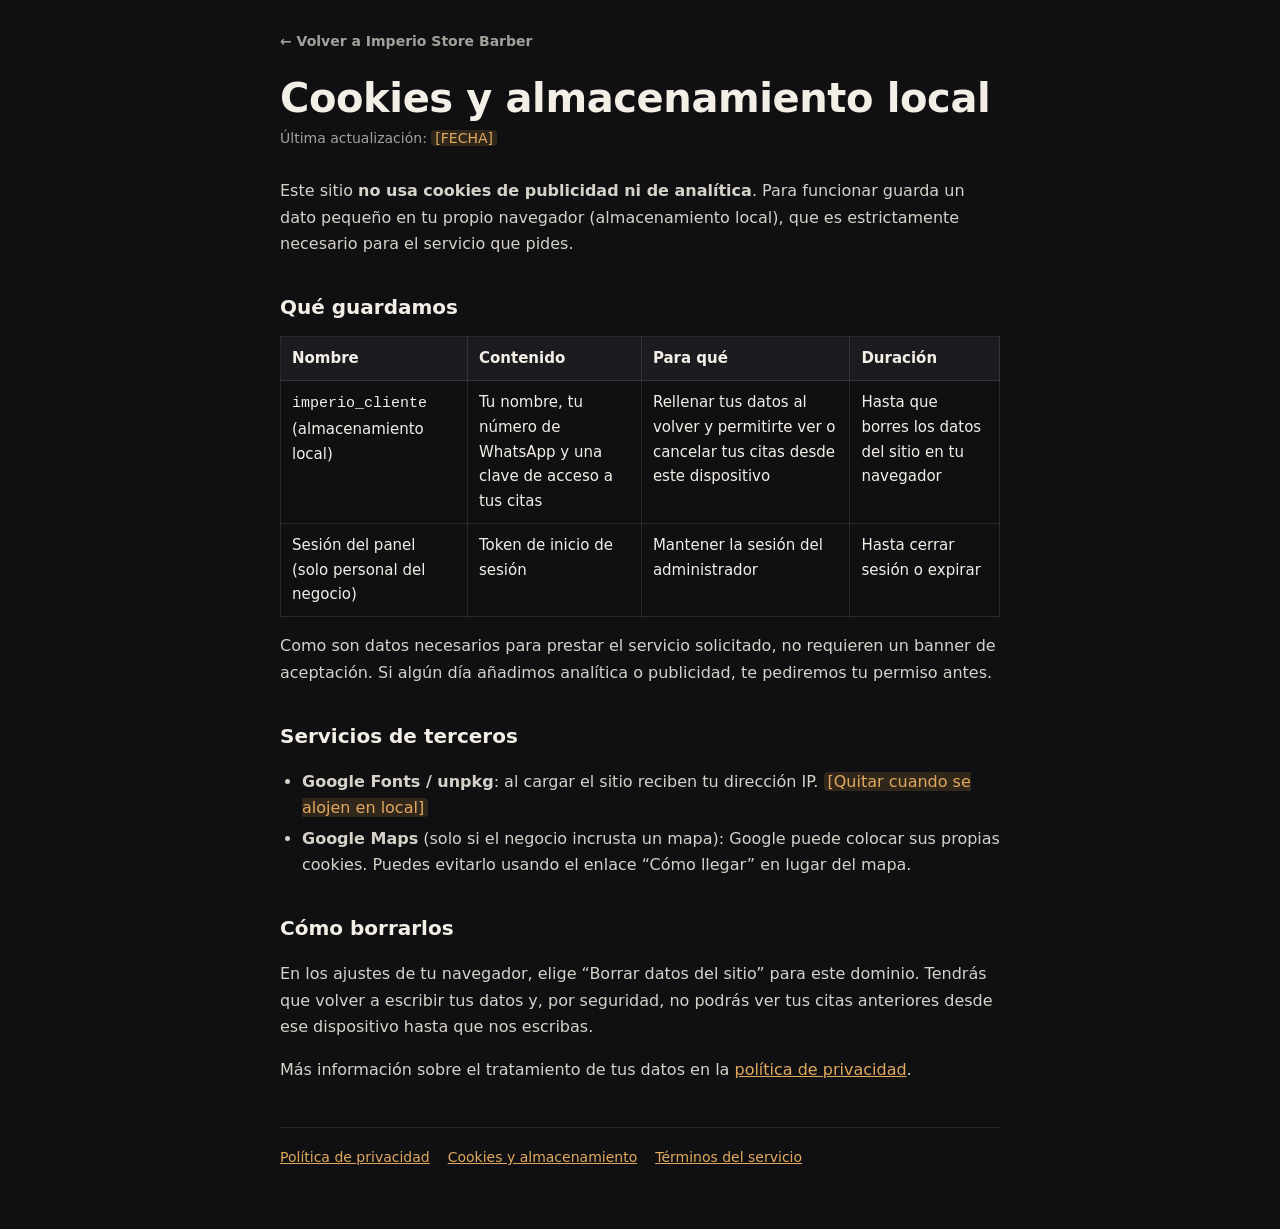
<file: cookies.html>
<!DOCTYPE html>
<html lang="es">
<head>
<meta charset="UTF-8">
<meta name="viewport" content="width=device-width, initial-scale=1">
<title>Cookies y almacenamiento — Imperio Store Barber</title>
<meta name="robots" content="index,follow">
<meta name="theme-color" content="#101012">
<link rel="stylesheet" href="legal.css">
</head>
<body>
<!-- BORRADOR: los textos marcados con la clase "fill" deben completarse y todo el documento debe ser revisado por un abogado antes de publicarse. -->
<main>
<a class="back" href="index.html">← Volver a Imperio Store Barber</a>
<h1>Cookies y almacenamiento local</h1>
<p class="upd">Última actualización: <span class="fill">[FECHA]</span></p>
<p>Este sitio <b>no usa cookies de publicidad ni de analítica</b>. Para funcionar guarda un dato pequeño en tu propio navegador (almacenamiento local), que es estrictamente necesario para el servicio que pides.</p>

<h2>Qué guardamos</h2>
<table>
<tr><th>Nombre</th><th>Contenido</th><th>Para qué</th><th>Duración</th></tr>
<tr><td><code>imperio_cliente</code> (almacenamiento local)</td><td>Tu nombre, tu número de WhatsApp y una clave de acceso a tus citas</td><td>Rellenar tus datos al volver y permitirte ver o cancelar tus citas desde este dispositivo</td><td>Hasta que borres los datos del sitio en tu navegador</td></tr>
<tr><td>Sesión del panel (solo personal del negocio)</td><td>Token de inicio de sesión</td><td>Mantener la sesión del administrador</td><td>Hasta cerrar sesión o expirar</td></tr>
</table>
<p>Como son datos necesarios para prestar el servicio solicitado, no requieren un banner de aceptación. Si algún día añadimos analítica o publicidad, te pediremos tu permiso antes.</p>

<h2>Servicios de terceros</h2>
<ul>
<li><b>Google Fonts / unpkg</b>: al cargar el sitio reciben tu dirección IP. <span class="fill">[Quitar cuando se alojen en local]</span></li>
<li><b>Google Maps</b> (solo si el negocio incrusta un mapa): Google puede colocar sus propias cookies. Puedes evitarlo usando el enlace “Cómo llegar” en lugar del mapa.</li>
</ul>

<h2>Cómo borrarlos</h2>
<p>En los ajustes de tu navegador, elige “Borrar datos del sitio” para este dominio. Tendrás que volver a escribir tus datos y, por seguridad, no podrás ver tus citas anteriores desde ese dispositivo hasta que nos escribas.</p>
<p>Más información sobre el tratamiento de tus datos en la <a href="privacidad.html">política de privacidad</a>.</p>

<nav class="legal"><a href="privacidad.html">Política de privacidad</a><a href="cookies.html">Cookies y almacenamiento</a><a href="terminos.html">Términos del servicio</a></nav>
</main>
</body>
</html>
</file>
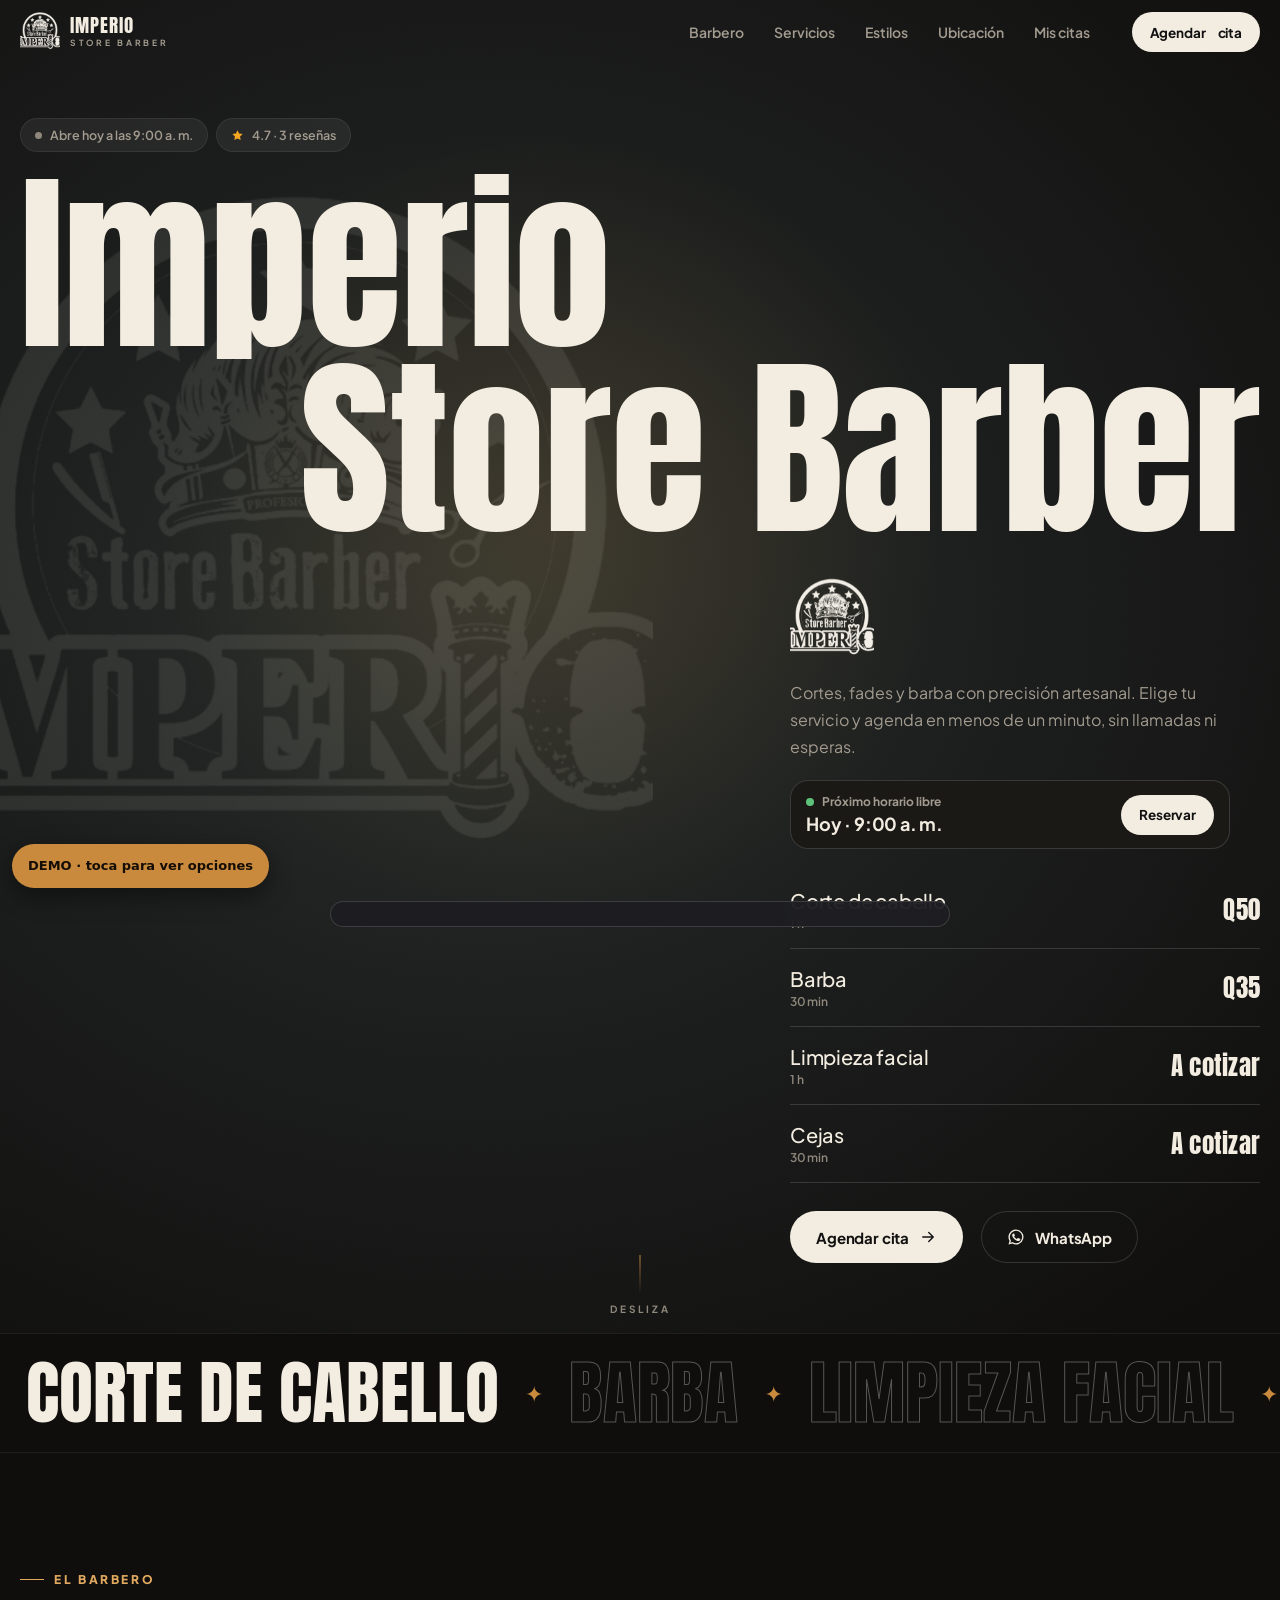
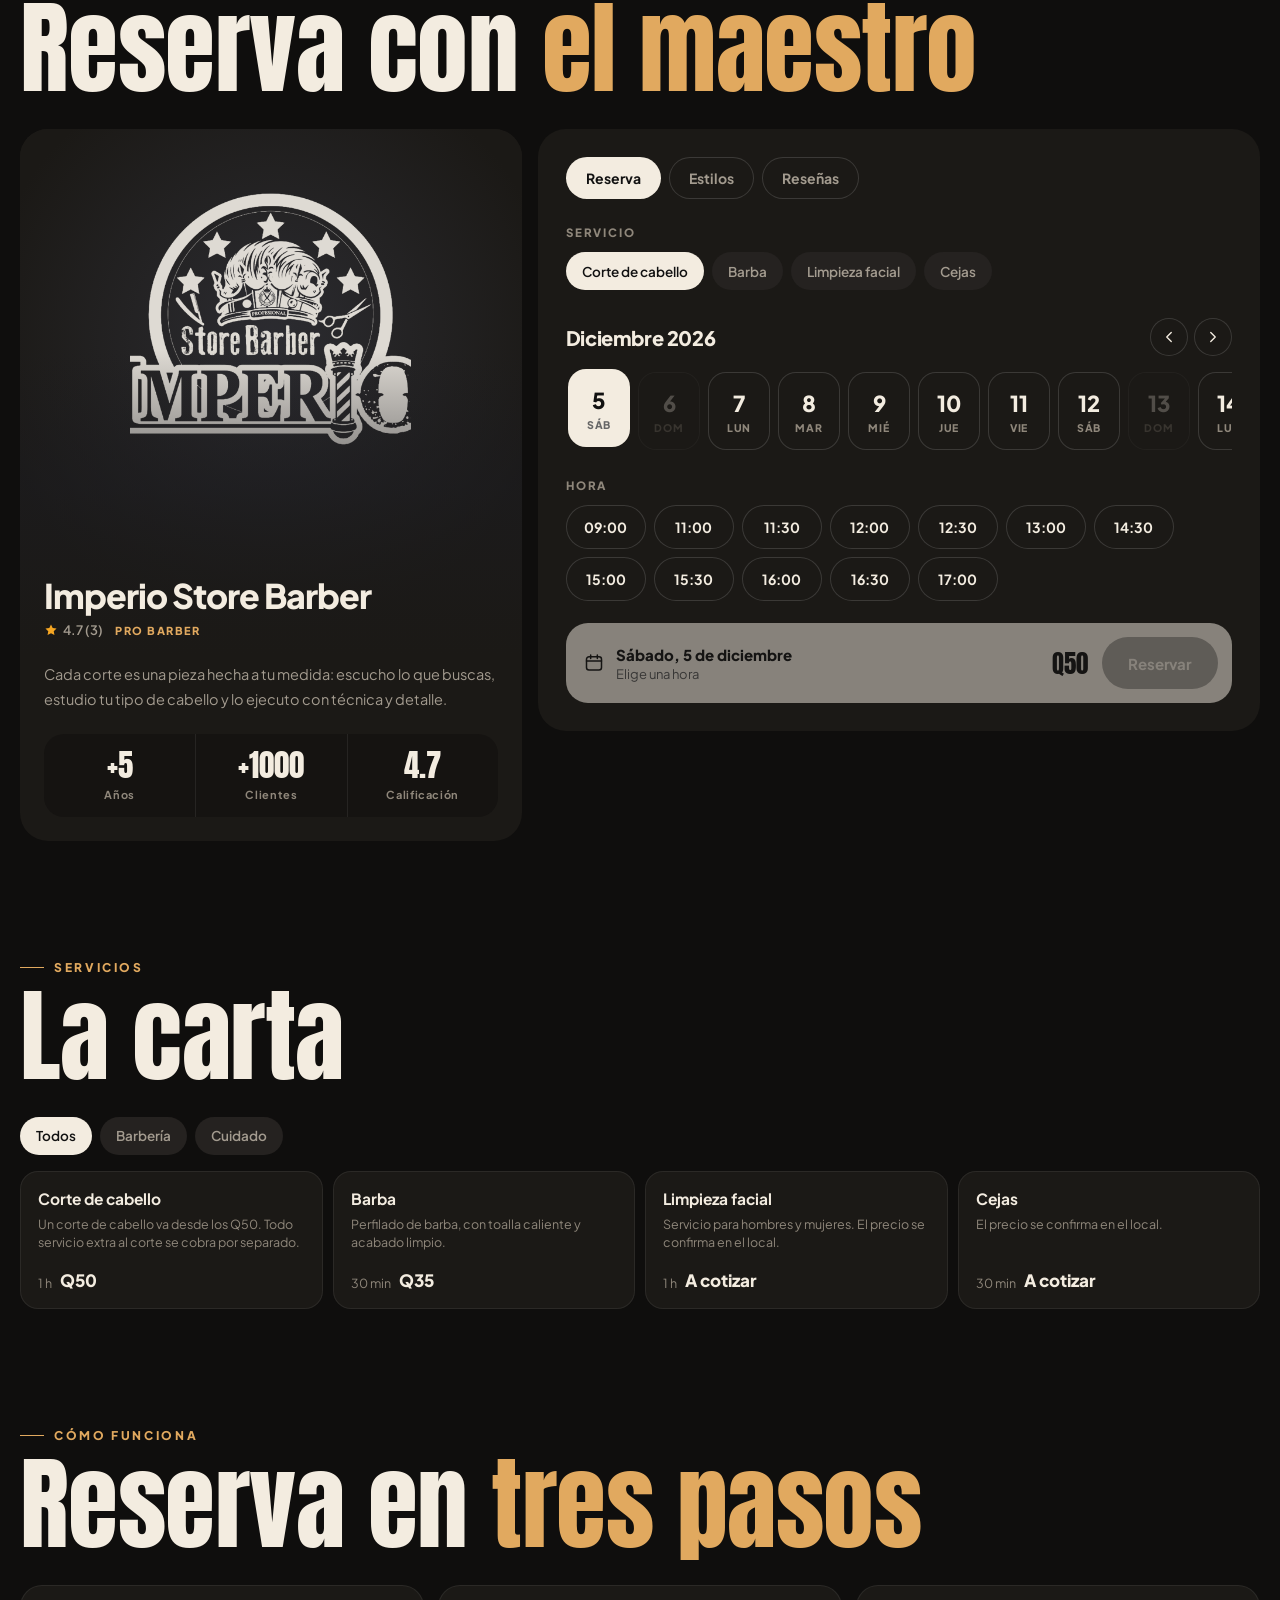
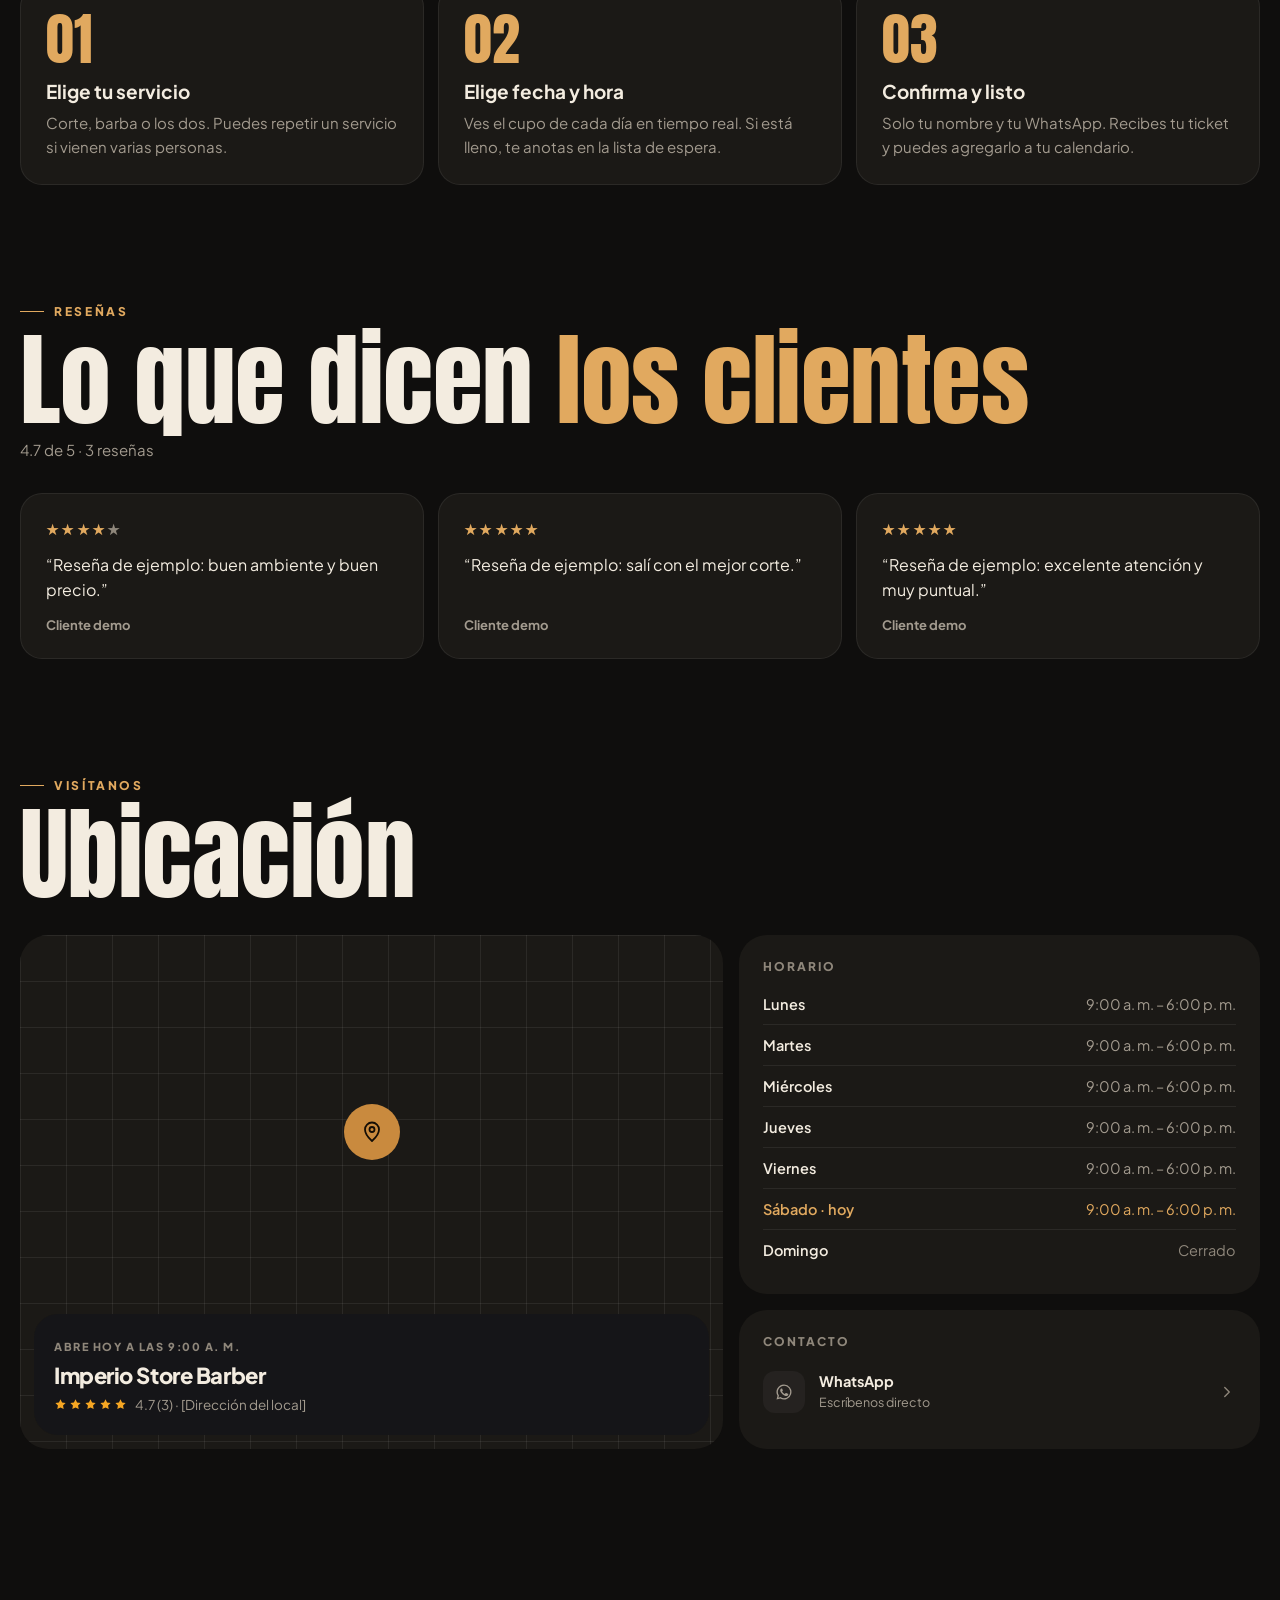
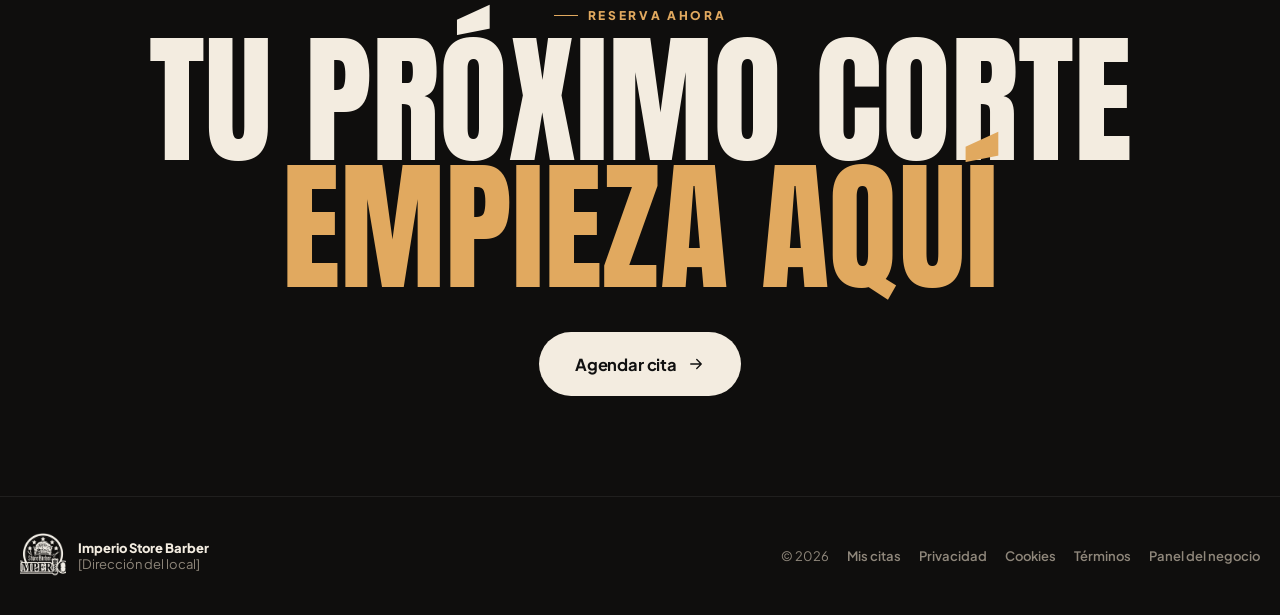
<file: demo.html>
<!DOCTYPE html>
<html lang="es">
<head>
<meta charset="UTF-8">
<meta name="viewport" content="width=device-width, initial-scale=1, viewport-fit=cover">
<title>DEMO · Imperio Store Barber</title>
<meta name="robots" content="noindex,nofollow">
<meta name="description" content="Imperio Store Barber: cortes, fades y barba. Agenda tu cita en línea en menos de un minuto.">
<meta name="theme-color" content="#0f0e0d">
<meta property="og:type" content="website">
<meta property="og:locale" content="es_GT">
<meta property="og:title" content="Imperio Store Barber — Agenda tu cita">
<meta property="og:description" content="Cortes, fades y barba. Agenda tu cita en línea en menos de un minuto.">
<meta name="apple-mobile-web-app-capable" content="yes">
<meta name="apple-mobile-web-app-status-bar-style" content="black-translucent">
<link rel="preconnect" href="https://fonts.googleapis.com">
<link rel="preconnect" href="https://fonts.gstatic.com" crossorigin>
<link href="https://fonts.googleapis.com/css2?family=Anton&family=Plus+Jakarta+Sans:wght@400;500;600;700;800&display=swap" rel="stylesheet">
<script src="demo/supabase-demo.js"></script>

<!-- Base de datos: ver supabase/schema.sql y supabase/seguridad.sql -->
<style>
:root{
  --bg:#0f0e0d; --bg-2:#151311; --card:#1b1916; --card-2:#252220; --card-3:#322e2a;
  --cream:#f3ece0; --text-2:#a39b8f; --text-3:#8f877b;
  --line:rgba(255,255,255,.07); --line-2:rgba(255,255,255,.14);
  --copper:#c98a3e; --copper-2:#e1a95f; --amber:#f5a623;
  --ok:#5ec27a; --danger:#ff5a4f;
  --r-xl:28px; --r-lg:20px; --r:14px;
  --disp:'Anton','Oswald','Impact',sans-serif;
  --ui:'Plus Jakarta Sans',system-ui,-apple-system,sans-serif;
  --ease:cubic-bezier(.2,.8,.2,1);
}
*{box-sizing:border-box}
html{-webkit-text-size-adjust:100%;scroll-behavior:smooth}
body{margin:0;background:var(--bg);color:var(--cream);font-family:var(--ui);-webkit-font-smoothing:antialiased;overflow-x:hidden}
img{display:block;max-width:100%}
svg{width:18px;height:18px;flex:0 0 auto}
button{font:inherit;color:inherit;cursor:pointer;border:0;background:none;padding:0}
a{color:inherit;text-decoration:none}
input,select,textarea{font:inherit;color:inherit}
::selection{background:var(--copper);color:#140d05}
:focus-visible{outline:2px solid var(--copper-2);outline-offset:3px;border-radius:6px}
.copper{color:var(--copper-2)}
.hidden{display:none!important}
@keyframes fadeUp{from{opacity:0;transform:translateY(20px)}to{opacity:1;transform:none}}
@keyframes rise{from{opacity:0;transform:translateY(16px)}to{opacity:1;transform:none}}
@keyframes fill{from{transform:scaleX(0)}to{transform:scaleX(1)}}
@keyframes pulse{0%{box-shadow:0 0 0 0 rgba(94,194,122,.5)}70%{box-shadow:0 0 0 9px rgba(94,194,122,0)}100%{box-shadow:0 0 0 0 rgba(94,194,122,0)}}

/* ---------- carga ---------- */
.boot{min-height:100svh;display:grid;place-items:center}
.boot img{width:110px;opacity:.9;animation:bootP 1.6s ease-in-out infinite}
@keyframes bootP{50%{opacity:.35;transform:scale(.96)}}

/* ---------- header ---------- */
#hdr{position:fixed;top:0;left:0;right:0;z-index:50;padding-top:env(safe-area-inset-top,0px);border-bottom:1px solid transparent;transition:background .4s,border-color .4s}
#hdr.solid{background:rgba(16,16,18,.8);-webkit-backdrop-filter:saturate(1.4) blur(18px);backdrop-filter:saturate(1.4) blur(18px);border-color:var(--line)}
.hdr-in{max-width:1320px;margin:0 auto;padding:12px 20px;display:flex;align-items:center;gap:16px}
.brand{display:flex;align-items:center;gap:10px;margin-right:auto;cursor:pointer}
.brand img{width:40px;height:40px;object-fit:contain}
.brand span{font-family:var(--disp);font-size:19px;letter-spacing:.05em;line-height:1;text-transform:uppercase}
.brand small{display:block;font-family:var(--ui);font-size:8.5px;letter-spacing:.32em;color:var(--text-2);margin-top:4px;font-weight:700}
.hdr-nav{display:none;gap:2px}
.hdr-nav button{padding:9px 14px;border-radius:999px;font-size:14px;color:var(--text-2);font-weight:600;transition:color .25s,background .25s}
.hdr-nav button:hover{color:var(--cream);background:rgba(255,255,255,.06)}
.hdr-right{display:flex;align-items:center;gap:8px}
.hdr-social{display:none;gap:2px;margin-right:4px}
.hdr-social a{width:38px;height:38px;display:grid;place-items:center;border-radius:50%;color:var(--text-2);transition:color .25s,background .25s}
.hdr-social a:hover{color:var(--cream);background:rgba(255,255,255,.06)}
.burger{width:42px;height:42px;border-radius:50%;background:var(--card);display:flex;flex-direction:column;justify-content:center;align-items:center;gap:5px}
.burger span{width:16px;height:1.6px;border-radius:2px;background:var(--cream);transition:transform .4s var(--ease)}
body.menu-open .burger span:first-child{transform:translateY(3.3px) rotate(45deg)}
body.menu-open .burger span:last-child{transform:translateY(-3.3px) rotate(-45deg)}
.lg-only{display:none}
@media(min-width:1000px){.hdr-nav,.hdr-social{display:flex}.burger{display:none}.lg-only{display:inline}}
body[data-route=admin] .hdr-nav,body[data-route=admin] .hdr-social,body[data-route=admin] #hdr [data-reservar]{display:none}

.menu-ov{position:fixed;inset:0;z-index:45;background:rgba(12,12,14,.97);-webkit-backdrop-filter:blur(12px);backdrop-filter:blur(12px);display:flex;flex-direction:column;justify-content:center;padding:110px 26px 40px;opacity:0;visibility:hidden;transition:opacity .45s,visibility .45s}
body.menu-open{overflow:hidden}
body.menu-open .menu-ov{opacity:1;visibility:visible}
.menu-ov nav{display:flex;flex-direction:column;gap:4px}
.menu-ov nav button{text-align:left;font-family:var(--disp);font-size:clamp(42px,12vw,70px);text-transform:uppercase;line-height:1.05;display:flex;align-items:baseline;gap:14px;opacity:0;transform:translateY(34px);transition:transform .7s var(--ease),opacity .6s,color .25s;transition-delay:0s}
.menu-ov nav button i{font-family:var(--ui);font-style:normal;font-size:12px;font-weight:700;color:var(--copper-2);letter-spacing:.12em}
.menu-ov nav button:hover{color:var(--copper-2)}
body.menu-open .menu-ov nav button{opacity:1;transform:none;transition-delay:calc(var(--i)*70ms + 120ms)}
.menu-foot{margin-top:44px;display:flex;gap:10px;flex-wrap:wrap;opacity:0;transition:opacity .6s .5s}
body.menu-open .menu-foot{opacity:1}

/* ---------- botones ---------- */
.pill{position:relative;display:inline-flex;align-items:center;justify-content:center;gap:10px;height:52px;padding:0 26px;border-radius:999px;font-weight:700;font-size:15px;letter-spacing:-.01em;white-space:nowrap;transition:transform .35s var(--ease),background .25s,box-shadow .35s,opacity .25s,color .25s}
.pill svg{transition:transform .35s var(--ease)}
.pill:hover svg{transform:translateX(3px)}
.pill:active{transform:scale(.97)}
.pill-white{background:var(--cream);color:#111}
.pill-white:hover{background:#fff;box-shadow:0 14px 34px -12px rgba(243,239,231,.4)}
.pill-black{background:#111;color:var(--cream)}
.pill-black:hover{background:#000}
.pill-ghost{color:var(--cream);box-shadow:inset 0 0 0 1px var(--line-2)}
.pill-ghost:hover{box-shadow:inset 0 0 0 1px var(--cream)}
.pill-copper{background:var(--copper);color:#140d05}
.pill-sm{height:40px;padding:0 18px;font-size:13.5px}
.pill-lg{height:64px;padding:0 36px;font-size:16.5px}
.pill-block{display:flex;width:100%}
.pill[disabled]{opacity:.35;pointer-events:none}
.danger-txt{color:var(--danger)!important}
.circ{width:44px;height:44px;border-radius:50%;display:inline-grid;place-items:center;background:var(--card);transition:background .25s,transform .3s var(--ease);flex:0 0 auto}
.circ:hover{background:var(--card-2)}
.circ:active{transform:scale(.94)}
.circ.danger{color:var(--danger)}
.link-btn{color:var(--text-2);font-size:14px;font-weight:600;text-decoration:underline;text-underline-offset:5px;text-decoration-color:var(--line-2);transition:color .25s}
.link-btn:hover{color:var(--cream)}

/* ---------- HERO (referencia: The Gentleman's Club) ---------- */
.hx{position:relative;min-height:100svh;padding:118px 0 70px;overflow:hidden;
  background:radial-gradient(ellipse 85% 70% at 38% 45%,#2a2f2c 0%,#1b1d1c 48%,var(--bg) 100%)}
.hx::after{content:"";position:absolute;inset:0;pointer-events:none;opacity:.07;mix-blend-mode:overlay;
  background-image:url("data:image/svg+xml;utf8,<svg xmlns='http://www.w3.org/2000/svg' width='180' height='180'><filter id='n'><feTurbulence type='fractalNoise' baseFrequency='.85' numOctaves='2' stitchTiles='stitch'/></filter><rect width='100%' height='100%' filter='url(%23n)'/></svg>")}
.hx-glow{position:absolute;width:70vw;height:70vw;max-width:900px;max-height:900px;left:8%;top:6%;border-radius:50%;background:radial-gradient(circle,rgba(201,138,62,.14),transparent 62%);pointer-events:none;animation:glow 14s ease-in-out infinite alternate}
@keyframes glow{to{transform:translate(14%,10%) scale(1.12)}}
.hx-in{position:relative;max-width:1320px;margin:0 auto;padding:0 20px}
.hx-meta{display:flex;gap:8px;flex-wrap:wrap;margin-bottom:22px;position:relative;z-index:3;animation:fadeUp .8s var(--ease) .1s both}
.chip-status{display:inline-flex;align-items:center;gap:8px;height:34px;padding:0 14px;border-radius:999px;background:rgba(255,255,255,.06);border:1px solid var(--line);font-size:12.5px;font-weight:600;color:var(--text-2);-webkit-backdrop-filter:blur(8px);backdrop-filter:blur(8px)}
.chip-status svg{width:13px;height:13px;color:var(--amber)}
.dot{width:7px;height:7px;border-radius:50%;background:var(--text-3)}
.dot.on{background:var(--ok);animation:pulse 2s infinite}
.hx-title{position:relative;z-index:1;margin:0;font-family:var(--disp);font-weight:400;font-size:clamp(64px,19vw,122px);line-height:.88;letter-spacing:-.005em;will-change:transform}
.hx-title .ln{display:block;overflow:hidden;padding:.02em 0 .05em}
.hx-title .ln.r{text-align:right}
.hx-title .ln>span{display:inline-block;transform:translateY(108%);animation:lnUp 1.15s var(--ease) var(--d) forwards}
.hx-title em{font-style:normal;color:var(--copper-2)}
@keyframes lnUp{to{transform:none}}
.hx-fig{position:relative;z-index:0;margin:-6vw auto 0;animation:figIn 1.5s var(--ease) .35s both}
.hx-fig .par{will-change:transform}
@keyframes figIn{from{opacity:0;transform:translateY(46px) scale(.97)}to{opacity:1;transform:none}}
.hx-fig.cut{z-index:2;width:min(92%,520px)}
.hx-fig.cut img{width:100%;-webkit-mask-image:linear-gradient(#000 72%,transparent);mask-image:linear-gradient(#000 72%,transparent);filter:drop-shadow(0 30px 40px rgba(0,0,0,.45))}
.hx-fig.photo{width:100%;margin-top:22px}
.hx-fig.photo img{width:100%;aspect-ratio:4/5;max-height:72svh;object-fit:cover;border-radius:var(--r-xl);filter:brightness(.82) contrast(1.05)}
.hx-fig.logo{position:absolute;z-index:0;top:40px;right:-14%;width:82%;margin:0;pointer-events:none}
.hx-fig.logo img{width:100%;opacity:.09}
.hx-logo-badge{width:84px;margin-bottom:18px;opacity:.95;animation:fadeUp .9s var(--ease) .6s both}
.hx-side{position:relative;z-index:3;margin-top:30px}
.hx-sub{color:var(--text-2);font-size:16px;line-height:1.7;margin:0 0 20px;max-width:440px;animation:fadeUp .9s var(--ease) .75s both}
.svc-row{width:100%;display:flex;align-items:center;justify-content:space-between;gap:16px;padding:17px 0;border-bottom:1px solid var(--line-2);text-align:left;position:relative;animation:fadeUp .8s var(--ease) both;animation-delay:calc(.9s + var(--i)*70ms)}
.svc-row .nm{font-size:clamp(17px,1.6vw,20px);font-weight:500;letter-spacing:-.01em;transition:transform .5s var(--ease),color .3s}
.svc-row .nm small{display:block;font-size:12px;color:var(--text-3);margin-top:3px;font-weight:600}
.svc-row .rt{display:grid;align-items:center;justify-items:end;height:40px;overflow:hidden;flex:0 0 auto}
.svc-row .pr,.svc-row .bk{grid-area:1/1}
.svc-row .pr{font-family:var(--disp);font-size:25px;letter-spacing:.01em;transition:transform .5s var(--ease),opacity .35s}
.svc-row .bk{height:40px;display:inline-flex;align-items:center;gap:8px;padding:0 14px;background:var(--copper);color:#140d05;font-family:var(--disp);font-size:19px;text-transform:uppercase;letter-spacing:.03em;border-radius:3px;transform:translateY(110%);transition:transform .5s var(--ease)}
.svc-row .bk svg{width:17px;height:17px}
.svc-row::after{content:"";position:absolute;left:0;bottom:-1px;height:1px;width:100%;background:var(--copper);transform:scaleX(0);transform-origin:left;transition:transform .7s var(--ease)}
@media(hover:hover){
  .svc-row:hover .pr{transform:translateY(-110%);opacity:0}
  .svc-row:hover .bk{transform:none}
  .svc-row:hover .nm{transform:translateX(6px)}
  .svc-row:hover::after{transform:scaleX(1)}
}
.hx-cta{display:flex;align-items:center;gap:18px;flex-wrap:wrap;margin-top:28px;animation:fadeUp .9s var(--ease) 1.3s both}
.hx-scroll{position:absolute;left:50%;bottom:18px;z-index:3;display:none;flex-direction:column;align-items:center;gap:8px;font-size:10px;font-weight:700;letter-spacing:.3em;color:var(--text-3);transform:translateX(-50%)}
.hx-scroll i{width:1px;height:40px;background:linear-gradient(var(--copper),transparent);animation:cue 2.4s var(--ease) infinite;transform-origin:top}
@keyframes cue{0%{transform:scaleY(0);opacity:1}60%{transform:scaleY(1);opacity:1}100%{transform:scaleY(1);opacity:0}}

@media(min-width:900px){
  .hx-in{min-height:calc(100svh - 188px);display:flex;flex-direction:column}
  .hx-title{font-size:clamp(96px,15.2vw,228px)}
  .hx-fig{position:absolute;margin:0;left:20px;top:clamp(120px,12vw,210px)}
  .hx-fig.cut{width:min(46%,640px)}
  .hx-fig.photo{width:min(40%,540px)}
  .hx-fig.photo img{max-height:calc(100svh - 230px)}
  .hx-fig.logo{width:min(56%,780px);left:-5%;right:auto;top:70px}
  .hx-side{margin-left:auto;width:min(470px,41%);margin-top:34px}
  .hx-scroll{display:flex}
}

/* ---------- marquesina ---------- */
.mq{position:relative;overflow:hidden;border-block:1px solid var(--line);padding:24px 0;background:var(--bg)}
.mq-track{display:flex;align-items:center;width:max-content;animation:mq 45s linear infinite}
.mq span{font-family:var(--disp);font-size:clamp(36px,5.5vw,70px);text-transform:uppercase;line-height:1;padding:0 26px;color:transparent;-webkit-text-stroke:1px rgba(243,239,231,.32);white-space:nowrap}
.mq span:nth-of-type(3n+1){color:var(--cream);-webkit-text-stroke:0}
.mq b{color:var(--copper);font-size:22px}
.mq:hover .mq-track{animation-play-state:paused}
@keyframes mq{to{transform:translateX(-50%)}}

/* ---------- secciones ---------- */
.sec{max-width:1320px;margin:0 auto;padding:110px 20px 0;scroll-margin-top:70px}
.sec-head{margin-bottom:34px}
.sec-head.row{display:flex;justify-content:space-between;align-items:flex-end;gap:22px;flex-wrap:wrap}
.kicker{display:inline-flex;align-items:center;gap:10px;font-size:12px;font-weight:800;letter-spacing:.22em;text-transform:uppercase;color:var(--copper-2);margin-bottom:14px}
.kicker::before{content:"";width:24px;height:1px;background:currentColor}
.h-xl{font-family:var(--disp);font-weight:400;font-size:clamp(48px,8vw,108px);line-height:.92;margin:0;letter-spacing:-.005em}
.h-xl em,.h-giant em{font-style:normal;color:var(--copper-2)}
.reveal{opacity:0;transform:translateY(34px);transition:opacity 1s var(--ease),transform 1s var(--ease)}
.reveal.in{opacity:1;transform:none}
.reveal[data-d="1"]{transition-delay:.1s}.reveal[data-d="2"]{transition-delay:.2s}.reveal[data-d="3"]{transition-delay:.3s}

/* ---------- barbero + reserva rápida (referencia: Black Box) ---------- */
.pro-grid{display:grid;grid-template-columns:1fr;gap:16px}
.pro-grid>*,.loc-grid>*,.hx-side,.book-card{min-width:0}
@media(min-width:980px){.pro-grid{grid-template-columns:.82fr 1.18fr;align-items:start}}
.pro-card{background:var(--card);border-radius:var(--r-xl);overflow:hidden}
.pro-photo{position:relative;aspect-ratio:1/1.05;overflow:hidden;background:radial-gradient(circle at 50% 40%,#2c2c31,var(--card) 72%)}
.pro-photo img.ph{width:100%;height:100%;object-fit:cover;transition:transform 1.4s var(--ease)}
.pro-card:hover .pro-photo img.ph{transform:scale(1.04)}
.pro-photo img.lg{width:56%;margin:12% auto 0;opacity:.9}
.pro-shade{position:absolute;inset:0;background:linear-gradient(180deg,transparent 42%,rgba(28,28,32,.55) 68%,var(--card) 100%)}
.pro-id{position:absolute;left:24px;right:24px;bottom:18px}
.pro-id h3{font-weight:800;font-size:clamp(26px,3vw,34px);letter-spacing:-.03em;margin:0 0 8px;line-height:1.1}
.pro-meta{display:flex;align-items:center;gap:12px;flex-wrap:wrap;font-size:13px;color:var(--text-2)}
.rate{display:inline-flex;align-items:center;gap:5px;font-weight:600;color:var(--text-2)}
.rate svg{width:14px;height:14px;color:var(--amber)}
.tag-c{font-size:11px;font-weight:800;letter-spacing:.14em;text-transform:uppercase;color:var(--copper-2)}
.pro-bio{padding:6px 24px 0;margin:0;color:var(--text-2);line-height:1.7;font-size:14.5px}
.pro-stats{display:grid;grid-template-columns:repeat(3,1fr);margin:22px 24px 24px;border-radius:var(--r-lg);background:var(--bg-2);overflow:hidden}
.pro-stats div{padding:16px 6px;text-align:center}
.pro-stats div+div{border-left:1px solid var(--line)}
.pro-stats b{display:block;font-family:var(--disp);font-size:31px;font-weight:400;line-height:1}
.pro-stats span{display:block;font-size:11px;color:var(--text-3);margin-top:7px;font-weight:700;letter-spacing:.06em}
.book-card{background:var(--card);border-radius:var(--r-xl);padding:22px}
@media(min-width:600px){.book-card{padding:28px}}
.seg{display:flex;gap:8px;margin-bottom:26px;overflow-x:auto;scrollbar-width:none}
.seg::-webkit-scrollbar{display:none}
.seg button{height:42px;padding:0 20px;border-radius:999px;box-shadow:inset 0 0 0 1px var(--line-2);font-size:14px;font-weight:700;color:var(--text-2);transition:all .35s var(--ease);white-space:nowrap}
.seg button:hover{color:var(--cream)}
.seg button.on{background:var(--cream);color:#111;box-shadow:none}
.pbody{animation:rise .45s var(--ease) both}
.lbl{font-size:11.5px;font-weight:800;letter-spacing:.16em;text-transform:uppercase;color:var(--text-3);margin:0 0 12px}
.chips-scroll{display:flex;gap:8px;overflow-x:auto;padding-bottom:4px;margin-bottom:24px;scrollbar-width:none}
.chips-scroll::-webkit-scrollbar,.date-row::-webkit-scrollbar{display:none}
.chip{flex:0 0 auto;height:38px;padding:0 16px;border-radius:999px;background:var(--card-2);font-size:13.5px;font-weight:600;white-space:nowrap;color:var(--text-2);transition:all .3s var(--ease)}
.chip:hover{color:var(--cream)}
.chip.on{background:var(--cream);color:#111}
.month-row{display:flex;align-items:center;justify-content:space-between;margin-bottom:12px}
.month-row span{font-weight:800;font-size:20px;letter-spacing:-.02em;text-transform:capitalize}
.month-row .circ{width:38px;height:38px;background:transparent;box-shadow:inset 0 0 0 1px var(--line-2)}
.date-row{display:flex;gap:8px;overflow-x:auto;scroll-behavior:smooth;padding:4px 2px 8px;margin-bottom:20px;scrollbar-width:none}
.dchip{flex:0 0 auto;width:62px;height:78px;border-radius:18px;box-shadow:inset 0 0 0 1px var(--line-2);display:flex;flex-direction:column;align-items:center;justify-content:center;gap:4px;transition:transform .4s var(--ease),background .3s,box-shadow .3s}
.dchip b{font-size:22px;font-weight:800;letter-spacing:-.02em}
.dchip span{font-size:10.5px;font-weight:800;letter-spacing:.08em;text-transform:uppercase;color:var(--text-3)}
.dchip:hover{box-shadow:inset 0 0 0 1px var(--text-3)}
.dchip.on{background:var(--cream);color:#111;box-shadow:none;transform:translateY(-3px)}
.dchip.on span{color:#666}
.dchip.off{opacity:.25;pointer-events:none}
.time-row{display:flex;flex-wrap:wrap;gap:8px;margin-bottom:22px}
.tpill{height:44px;min-width:80px;padding:0 16px;border-radius:999px;box-shadow:inset 0 0 0 1px var(--line-2);font-size:14px;font-weight:700;transition:all .3s var(--ease)}
.tpill:hover{box-shadow:inset 0 0 0 1px var(--text-2)}
.tpill.on{background:var(--cream);color:#111;box-shadow:none;transform:translateY(-2px)}
.tpill.taken{opacity:.28;text-decoration:line-through;pointer-events:none}
.empty-note{width:100%;padding:18px;border-radius:var(--r-lg);background:var(--bg-2);color:var(--text-2);font-size:14px;line-height:1.6}
.qb-summary{background:var(--cream);color:#111;border-radius:22px;padding:14px 14px 14px 18px;display:flex;align-items:center;justify-content:space-between;gap:12px;flex-wrap:wrap;transition:opacity .4s}
.qb-summary:not(.ready){opacity:.5}
.qs-l{display:flex;align-items:center;gap:12px;min-width:0}
.qs-l svg{width:20px;height:20px}
.qs-l b{display:block;font-size:15px;font-weight:800}
.qs-l span{display:block;font-size:13px;color:#555;margin-top:2px}
.qs-r{display:flex;align-items:center;gap:14px;margin-left:auto}
.qs-price{font-family:var(--disp);font-size:25px}
.port-grid{display:grid;grid-template-columns:repeat(2,1fr);gap:10px}
@media(min-width:700px){.port-grid{grid-template-columns:repeat(3,1fr)}}
.port-item{position:relative;aspect-ratio:3/4;border-radius:20px;overflow:hidden;background:var(--card-2);text-align:left;animation:rise .5s var(--ease) both;animation-delay:calc(var(--i,0)*50ms)}
.port-item img{width:100%;height:100%;object-fit:cover;transition:transform 1.1s var(--ease)}
.port-item:hover img{transform:scale(1.07)}
.cap{position:absolute;left:0;right:0;bottom:0;padding:44px 14px 14px;background:linear-gradient(transparent,rgba(0,0,0,.86))}
.cap span{font-size:10.5px;font-weight:800;letter-spacing:.14em;text-transform:uppercase;color:var(--copper-2)}
.cap b{display:block;font-size:16px;font-weight:700;margin-top:3px}
.ph-empty{width:100%;height:100%;display:grid;place-items:center;color:var(--text-3)}
.ph-empty svg{width:30px;height:30px}
.rv-head{display:flex;align-items:center;gap:16px;margin-bottom:18px}
.rv-head>b{font-family:var(--disp);font-size:58px;font-weight:400;line-height:1}
.rv-head span{display:block;font-size:13px;color:var(--text-2);margin-top:5px}
.rv-list{display:flex;flex-direction:column;gap:10px;max-height:480px;overflow:auto;padding-right:4px}
.rv{background:var(--bg-2);border-radius:var(--r-lg);padding:18px;animation:rise .5s var(--ease) both;animation-delay:calc(var(--i,0)*60ms)}
.rv-top{display:flex;align-items:center;gap:12px;margin-bottom:10px}
.rv-top b{display:block;font-size:14.5px;font-weight:700;margin-bottom:3px}
.av{width:40px;height:40px;border-radius:50%;background:var(--card-3);display:grid;place-items:center;font-weight:800;font-size:14px;flex:0 0 auto;text-transform:uppercase}
.rv p{margin:0;color:var(--text-2);line-height:1.6;font-size:14.5px}
.stars{display:inline-flex;gap:2px;color:var(--amber);vertical-align:middle}
.stars svg{width:13px;height:13px}
.stars .off{color:var(--card-3)}

/* ---------- mosaico de servicios (referencia: POS iPad) ---------- */
.search{display:flex;align-items:center;gap:10px;height:52px;padding:0 18px;border-radius:14px;background:var(--card);flex:0 1 420px;min-width:0;transition:box-shadow .25s}
.search:focus-within{box-shadow:inset 0 0 0 1px var(--text-3)}
.search svg{color:var(--text-3)}
.search input{flex:1;background:none;border:0;outline:0;font-size:15px;min-width:0;height:100%}
.search input::placeholder{color:var(--text-3)}
.cat-chips{display:flex;gap:8px;flex-wrap:wrap;margin-bottom:16px}
.tiles{display:grid;grid-template-columns:repeat(2,1fr);gap:10px}
@media(min-width:700px){.tiles{grid-template-columns:repeat(3,1fr)}}
@media(min-width:1100px){.tiles{grid-template-columns:repeat(4,1fr)}}
.tile{position:relative;min-height:132px;padding:18px;border-radius:18px;background:var(--card);box-shadow:inset 0 0 0 1px var(--line);display:flex;flex-direction:column;text-align:left;transition:transform .45s var(--ease),background .3s,box-shadow .3s,color .3s}
.tile:hover{transform:translateY(-3px);box-shadow:inset 0 0 0 1px var(--line-2)}
.tile:active{transform:scale(.98)}
.tile-nm{font-weight:700;font-size:15.5px;line-height:1.3;padding-right:42px}
.tile-ds{font-size:12.5px;color:var(--text-3);margin-top:6px;line-height:1.45}
.tile-ft{margin-top:auto;padding-top:18px;display:flex;justify-content:space-between;align-items:flex-end;gap:8px;font-size:12.5px;color:var(--text-3)}
.tile-ft b{font-size:17px;color:var(--cream);font-weight:800}
.tile-img{position:absolute;top:14px;right:14px;width:38px;height:38px;border-radius:50%;object-fit:cover;transition:opacity .3s}
.tile .tick{position:absolute;top:14px;right:14px;width:28px;height:28px;border-radius:50%;background:#111;color:var(--cream);display:grid;place-items:center;transform:scale(0);transition:transform .4s var(--ease)}
.tile .tick svg{width:15px;height:15px}
.tile.on{background:var(--cream);color:#111;box-shadow:none}
.tile.on .tile-ft,.tile.on .tile-ds{color:#666}
.tile.on .tile-ft b{color:#111}
.tile.on .tick{transform:scale(1)}
.tile.on .tile-img{opacity:0}
.tile.dim{opacity:.45}
.tile.add{background:transparent;box-shadow:inset 0 0 0 1.5px var(--line-2);align-items:center;justify-content:center;color:var(--text-2);gap:10px;font-weight:700}
.tile.add:hover{color:var(--cream);box-shadow:inset 0 0 0 1.5px var(--text-2)}
.tile .badge{position:absolute;top:14px;right:14px}
.stg>*{animation:rise .55s var(--ease) both;animation-delay:calc(var(--i,0)*40ms)}

/* barra inferior flotante (referencia: Black Box "Book now") */
.fbar{position:fixed;left:12px;right:12px;bottom:calc(12px + env(safe-area-inset-bottom,0px));z-index:40;max-width:620px;margin:0 auto;background:rgba(30,30,34,.92);-webkit-backdrop-filter:blur(18px);backdrop-filter:blur(18px);border:1px solid var(--line-2);border-radius:26px;padding:12px 12px 12px 20px;display:flex;align-items:center;gap:14px;transform:translateY(150%);transition:transform .6s var(--ease);box-shadow:0 24px 60px -20px rgba(0,0,0,.85)}
.fbar.on{transform:none}
.fbar-i{min-width:0;flex:1}
.fbar-i b{display:block;font-size:15px;font-weight:800;white-space:nowrap;overflow:hidden;text-overflow:ellipsis}
.fbar-i span{display:block;font-size:13px;color:var(--text-2);margin-top:2px;white-space:nowrap;overflow:hidden;text-overflow:ellipsis}
.fbar-i.muted b{color:var(--text-2);font-weight:600}
.fbar .circ{width:40px;height:40px}

/* ---------- ubicación ---------- */
.loc-grid{display:grid;grid-template-columns:1fr;gap:16px}
@media(min-width:980px){.loc-grid{grid-template-columns:1.35fr 1fr}}
.map-card{position:relative;border-radius:var(--r-xl);overflow:hidden;background:var(--card);min-height:460px}
.map-card iframe{position:absolute;inset:0;width:100%;height:100%;border:0;filter:grayscale(1) invert(.9) contrast(.88)}
.map-ph{position:absolute;inset:0;display:grid;place-items:center;background-image:linear-gradient(var(--line) 1px,transparent 1px),linear-gradient(90deg,var(--line) 1px,transparent 1px);background-size:46px 46px}
.map-ph .pinb{width:56px;height:56px;border-radius:50%;background:var(--copper);display:grid;place-items:center;color:#140d05;margin-bottom:120px;animation:pinP 2.4s var(--ease) infinite}
.map-ph .pinb svg{width:24px;height:24px}
@keyframes pinP{0%{box-shadow:0 0 0 0 rgba(201,138,62,.45)}80%{box-shadow:0 0 0 30px rgba(201,138,62,0)}100%{box-shadow:0 0 0 0 rgba(201,138,62,0)}}
.map-over{position:absolute;left:14px;right:14px;bottom:14px;background:rgba(22,22,25,.94);-webkit-backdrop-filter:blur(14px);backdrop-filter:blur(14px);border-radius:24px;padding:20px;display:flex;align-items:flex-end;justify-content:space-between;gap:16px;flex-wrap:wrap}
.map-over h3{font-weight:800;font-size:22px;letter-spacing:-.02em;margin:6px 0}
.map-over p{margin:0;font-size:13.5px;color:var(--text-2);display:flex;align-items:center;gap:8px;flex-wrap:wrap;line-height:1.5}
.open-lbl{font-size:11px;font-weight:800;letter-spacing:.14em;text-transform:uppercase;color:var(--text-3)}
.open-lbl.on{color:var(--copper-2)}
.side-cards{display:flex;flex-direction:column;gap:16px}
.card{background:var(--card);border-radius:var(--r-xl);padding:24px}
.card h4{margin:0 0 10px;font-size:12px;font-weight:800;letter-spacing:.16em;text-transform:uppercase;color:var(--text-3)}
.hours{list-style:none;margin:0;padding:0}
.hours li{display:flex;justify-content:space-between;gap:12px;padding:11px 0;border-bottom:1px solid var(--line);font-size:14.5px;color:var(--text-2)}
.hours li:last-child{border:0}
.hours li b{color:var(--cream);font-weight:600}
.hours li.today,.hours li.today b{color:var(--copper-2)}
.hours li.closed span{color:var(--text-3)}
.crow{display:flex;align-items:center;gap:14px;padding:12px 0;border-bottom:1px solid var(--line);transition:transform .35s var(--ease)}
.crow:last-child{border:0}
.crow:hover{transform:translateX(4px)}
.crow .ic{width:42px;height:42px;border-radius:12px;background:var(--card-2);display:grid;place-items:center}
.crow b{display:block;font-size:14.5px;font-weight:700}
.crow span{font-size:12.5px;color:var(--text-2)}
.crow>svg:last-child{margin-left:auto;color:var(--text-3)}

.final{max-width:1320px;margin:0 auto;padding:150px 20px 100px;text-align:center}
.h-giant{font-family:var(--disp);font-weight:400;font-size:clamp(54px,11vw,172px);line-height:.9;margin:0 0 42px;text-transform:uppercase}

#ftr{border-top:1px solid var(--line)}
.ftr-in{max-width:1320px;margin:0 auto;padding:36px 20px calc(36px + env(safe-area-inset-bottom,0px));display:flex;flex-wrap:wrap;gap:18px;align-items:center;justify-content:space-between;color:var(--text-3);font-size:13px}
.ftr-brand{display:flex;align-items:center;gap:12px}
.ftr-brand img{width:46px}
.ftr-in button{color:var(--text-3);font-weight:600;transition:color .25s}
.ftr-in button:hover,.ftr-in a:hover{color:var(--cream)}
.ftr-in a{color:var(--text-3);font-weight:600;transition:color .25s}
.chk{display:flex;gap:10px;align-items:flex-start;font-size:13px;line-height:1.5;color:var(--text-2);margin:2px 0 16px;cursor:pointer}
.chk input{margin-top:3px;accent-color:var(--copper);flex:0 0 auto}
.chk a{color:var(--copper-2);text-decoration:underline}
body[data-route=admin] #ftr,body[data-route=agendar] #ftr,body[data-route=confirmacion] #ftr{display:none}

/* ---------- vistas tipo app ---------- */
.appv{max-width:600px;margin:0 auto;padding:calc(92px + env(safe-area-inset-top,0px)) 20px 150px}
.appv.center{text-align:center}
.app-top{display:flex;align-items:center;gap:14px;margin-bottom:28px}
.app-steps{flex:1;display:flex;gap:6px}
.app-steps i{flex:1;height:3px;border-radius:3px;background:var(--card-2);position:relative;overflow:hidden}
.app-steps i.done{background:var(--cream)}
.app-steps i.now::after{content:"";position:absolute;inset:0;background:var(--cream);transform-origin:left;animation:fill .9s var(--ease) both}
.app-count{font-size:13px;font-weight:800;color:var(--text-3);min-width:28px;text-align:right}
.app-title{font-weight:800;font-size:clamp(31px,7.5vw,42px);letter-spacing:-.04em;line-height:1.05;margin:0 0 8px}
.app-sub{color:var(--text-2);margin:0 0 28px;font-size:15px;line-height:1.55}
.enter .app-title,.enter .app-sub{animation:rise .6s var(--ease) both}
.enter .app-sub{animation-delay:.06s}
.style-grid{display:grid;grid-template-columns:repeat(2,1fr);gap:10px}
.style-card{position:relative;aspect-ratio:3/4;border-radius:22px;overflow:hidden;background:var(--card);text-align:left;box-shadow:inset 0 0 0 1px var(--line);transition:transform .45s var(--ease),box-shadow .3s}
.style-card img{position:absolute;inset:0;width:100%;height:100%;object-fit:cover}
.style-card .ph-empty{position:absolute;inset:0}
.style-card .sc-check{position:absolute;top:12px;right:12px;z-index:2;width:30px;height:30px;border-radius:50%;background:var(--cream);color:#111;display:grid;place-items:center;transform:scale(0);transition:transform .4s var(--ease)}
.style-card .sc-check svg{width:16px;height:16px}
.style-card.on{box-shadow:0 0 0 3px var(--cream);transform:scale(.97)}
.style-card.on .sc-check{transform:scale(1)}
.style-card.any{grid-column:1/-1;aspect-ratio:auto;min-height:118px;display:flex;align-items:center;justify-content:center;background:linear-gradient(135deg,var(--card-2),var(--card))}
.any-in{text-align:center;padding:20px}
.any-in svg{width:26px;height:26px;color:var(--copper-2);margin:0 auto 10px;display:block}
.any-in b{display:block;font-size:17px;font-weight:800}
.any-in span{display:block;font-size:13px;color:var(--text-2);margin-top:4px}
.slot-group{margin-bottom:20px}
.slot-group h5{margin:0 0 10px;font-size:11.5px;letter-spacing:.16em;text-transform:uppercase;color:var(--text-3);font-weight:800}
.field{margin-bottom:16px;text-align:left}
.field label{display:block;font-size:13px;font-weight:700;color:var(--text-2);margin-bottom:8px}
.field input,.field select,.field textarea{width:100%;height:54px;padding:0 18px;border-radius:14px;background:var(--card);border:1px solid transparent;outline:0;font-size:16px;transition:border-color .25s,background .25s;color-scheme:dark}
.field textarea{height:auto;min-height:104px;padding:14px 18px;resize:vertical;line-height:1.55}
.field input:focus,.field select:focus,.field textarea:focus{border-color:var(--text-3);background:var(--card-2)}
.field input::placeholder,.field textarea::placeholder{color:var(--text-3)}
.field small{display:block;font-size:12px;color:var(--text-3);margin-top:6px;line-height:1.45}
.sum-card{background:var(--card);border-radius:24px;padding:6px 20px;margin:10px 0 18px}
.sum-row{display:flex;justify-content:space-between;align-items:center;gap:12px;padding:15px 0;border-bottom:1px solid var(--line);font-size:14.5px}
.sum-row:last-child{border:0}
.sum-row>span{color:var(--text-2)}
.sum-row b{font-weight:700;text-align:right}
.sum-row b button{color:var(--copper-2);font-size:12.5px;font-weight:800;margin-left:10px}
.sum-row.total b{font-family:var(--disp);font-size:30px;font-weight:400}

/* confirmación */
.ok-anim{width:96px;height:96px;margin:0 auto 22px}
.ok-anim svg{width:100%;height:100%}
.ok-anim circle{fill:none;stroke:var(--copper);stroke-width:2.5;stroke-dasharray:227;stroke-dashoffset:227;animation:draw 1s var(--ease) .1s forwards}
.ok-anim path{fill:none;stroke:var(--cream);stroke-width:4;stroke-linecap:round;stroke-linejoin:round;stroke-dasharray:60;stroke-dashoffset:60;animation:draw .6s var(--ease) .8s forwards}
@keyframes draw{to{stroke-dashoffset:0}}
.ticket{position:relative;text-align:left;background:var(--cream);color:#111;border-radius:26px;margin:28px 0 20px;animation:rise .8s var(--ease) .45s both}
.tk-top{display:flex;align-items:center;gap:14px;padding:22px 22px 18px}
.tk-logo{width:54px;height:54px;border-radius:50%;background:#111;display:grid;place-items:center;flex:0 0 auto}
.tk-logo img{width:40px}
.tk-top span,.tk-grid span{display:block;font-size:11px;font-weight:800;letter-spacing:.12em;text-transform:uppercase;color:#888}
.tk-top b{display:block;font-size:20px;font-weight:800;letter-spacing:-.02em;margin-top:3px}
.tk-grid{display:grid;grid-template-columns:1fr 1fr;gap:18px 14px;padding:4px 22px 22px}
.tk-grid b{display:block;font-size:15.5px;font-weight:700;margin-top:4px}
.tk-grid b.big{font-family:var(--disp);font-size:26px;font-weight:400;color:#8a5a1f}
.tk-cut{position:relative;border-top:2px dashed #d3cdc1;margin:0 22px}
.tk-cut::before,.tk-cut::after{content:"";position:absolute;top:-13px;width:24px;height:24px;border-radius:50%;background:var(--bg)}
.tk-cut::before{left:-34px}.tk-cut::after{right:-34px}
.tk-bot{display:flex;align-items:center;gap:10px;padding:16px 22px 20px;font-size:13.5px;color:#444;line-height:1.4}
.act-list{display:flex;flex-direction:column;gap:8px;margin-bottom:18px;text-align:left}
.act{display:flex;align-items:center;gap:14px;padding:14px 16px;border-radius:20px;background:var(--card);transition:background .25s,transform .35s var(--ease);animation:rise .6s var(--ease) both;animation-delay:calc(.6s + var(--i,0)*70ms)}
.act:hover{background:var(--card-2);transform:translateX(3px)}
.act-ic{width:44px;height:44px;border-radius:13px;background:var(--card-2);display:grid;place-items:center;flex:0 0 auto}
.act b{display:block;font-size:15px;font-weight:700}
.act small{color:var(--text-2);font-size:12.5px}
.act>svg:last-child{margin-left:auto;color:var(--text-3)}
.ref-card{display:flex;align-items:center;gap:14px;justify-content:space-between;padding:18px 20px;border-radius:22px;box-shadow:inset 0 0 0 1px var(--line-2);margin-bottom:18px;text-align:left}
.ref-card span{font-size:12.5px;color:var(--text-2)}
.ref-card b{display:block;font-family:var(--disp);font-size:28px;font-weight:400;letter-spacing:.08em;color:var(--copper-2);margin-top:2px}

/* mis citas */
.hello h1{font-family:var(--disp);font-weight:400;font-size:clamp(40px,10vw,56px);line-height:1;text-transform:uppercase;letter-spacing:.01em;margin:0 0 8px}
.hello p{margin:0 0 8px;color:var(--text-2)}
.sub-lbl{font-size:12px;font-weight:800;letter-spacing:.16em;text-transform:uppercase;color:var(--text-3);margin:30px 0 12px}
.last-card{display:flex;align-items:center;gap:14px;background:var(--card);box-shadow:inset 0 0 0 1px var(--line);color:var(--cream);border-radius:20px;padding:14px 16px;animation:rise .6s var(--ease) both}
.last-card .av{background:var(--card-3);color:var(--cream);width:48px;height:48px;border-radius:50%;font-size:15px}
.last-card b{display:block;font-weight:800;font-size:15.5px}
.last-card span{font-size:13px;color:var(--text-2)}
.last-card .pill{margin-left:auto;background:var(--cream);color:#111}
.up-card{display:flex;align-items:center;gap:14px;background:var(--card);border-radius:22px;padding:14px;margin-bottom:10px;animation:rise .6s var(--ease) both;animation-delay:calc(var(--i,0)*70ms)}
.up-date{width:62px;height:72px;border-radius:17px;background:var(--card-2);display:flex;flex-direction:column;align-items:center;justify-content:center;flex:0 0 auto}
.up-date b{font-size:25px;font-weight:800;line-height:1}
.up-date span{font-size:11px;font-weight:800;text-transform:uppercase;color:var(--copper-2);margin-top:4px;letter-spacing:.06em}
.up-info{min-width:0;flex:1}
.up-info b{display:block;font-weight:700;font-size:15.5px}
.up-info span{display:block;font-size:13px;color:var(--text-2);margin-top:3px}
.up2{background:var(--card);border-radius:22px;padding:18px;margin-bottom:12px;box-shadow:inset 0 0 0 1px var(--line);animation:rise .6s var(--ease) both;animation-delay:calc(var(--i,0)*70ms)}
.up2.first{box-shadow:inset 0 0 0 1px var(--line-2)}
.up2-top{display:flex;align-items:center;gap:16px}
.up2 .up-date{background:var(--cream);color:#111}
.up2 .up-date span{color:#8a5a1a}
.up-chip{display:inline-block;margin-bottom:6px;padding:3px 10px;border-radius:999px;background:var(--card-3);color:var(--copper-2);font-size:11.5px;font-weight:800;letter-spacing:.06em;text-transform:uppercase}
.up2-acts{display:flex;flex-wrap:wrap;gap:8px;margin-top:16px}
.up2-acts>*{flex:1 1 130px;min-height:46px;display:inline-flex;align-items:center;justify-content:center;gap:8px;padding:0 14px;border-radius:999px;box-shadow:inset 0 0 0 1px var(--line-2);font-size:13.5px;font-weight:700;text-align:center}
.up2-acts>*:hover{box-shadow:inset 0 0 0 1px var(--text-3)}
.up2-acts .danger{color:var(--danger);box-shadow:inset 0 0 0 1px rgba(255,90,79,.45)}
.up2-acts svg{width:17px;height:17px}
.mc-safe{margin:34px 0 0;padding-top:18px;border-top:1px solid var(--line);font-size:13px;line-height:1.6;color:var(--text-3)}
.mc-safe a{display:inline-flex;align-items:center;min-height:44px;margin-top:4px;font-weight:800;color:var(--copper-2);text-decoration:underline}
.points{position:relative;border-radius:22px;padding:22px;background:var(--card);box-shadow:inset 0 0 0 1px var(--line);margin-top:10px}
.points b{font-family:var(--disp);font-size:46px;font-weight:400;line-height:1}
.points span{display:block;font-size:14px;color:var(--text-2);margin-top:8px}
.pbar{height:8px;border-radius:8px;background:var(--card-3);overflow:hidden;margin-top:16px}
.pbar i{display:block;height:100%;width:0;background:var(--copper-2);border-radius:8px;animation:grow 1.3s var(--ease) .3s forwards}
@keyframes grow{to{width:var(--w)}}
.note{padding:14px 16px;border-radius:16px;background:var(--card);color:var(--text-2);font-size:14px;line-height:1.55;margin-bottom:8px}
.hist{display:flex;flex-wrap:wrap;gap:8px}
.hist span{padding:8px 14px;border-radius:999px;background:var(--card);font-size:13px;color:var(--text-2)}
.rate-pick{display:flex;justify-content:center;gap:8px;margin:26px 0}
.rate-pick button{width:54px;height:54px;color:var(--card-3);transition:transform .35s var(--ease),color .2s}
.rate-pick button svg{width:100%;height:100%}
.rate-pick button.on{color:var(--amber)}
.rate-pick button:hover{transform:scale(1.14)}

/* ---------- hoja modal ---------- */
#sheetRoot{position:fixed;inset:0;z-index:100;display:none}
#sheetRoot.on{display:block}
.sh-back{position:absolute;inset:0;background:rgba(0,0,0,.62);-webkit-backdrop-filter:blur(4px);backdrop-filter:blur(4px);opacity:0;transition:opacity .35s}
.sh{position:absolute;left:0;right:0;bottom:0;max-height:92svh;overflow:auto;overscroll-behavior:contain;background:var(--bg-2);border-radius:28px 28px 0 0;padding:30px 22px calc(26px + env(safe-area-inset-bottom,0px));transform:translateY(100%);transition:transform .5s var(--ease)}
#sheetRoot.show .sh-back{opacity:1}
#sheetRoot.show .sh{transform:none}
.sh::before{content:"";display:block;width:42px;height:4px;border-radius:4px;background:var(--card-3);margin:-16px auto 18px}
.sh-x{position:absolute;top:16px;right:16px}
.sh h3{font-weight:800;font-size:25px;letter-spacing:-.03em;margin:0 0 6px;padding-right:54px}
.sh p.sub{color:var(--text-2);margin:0 0 22px;font-size:14.5px;line-height:1.55}
.sh .field input,.sh .field select,.sh .field textarea{background:var(--card)}
.sh-actions{display:flex;gap:10px;margin-top:14px}
.sh-actions .pill{flex:1}
@media(min-width:720px){
  .sh{left:50%;right:auto;bottom:auto;top:50%;width:min(580px,92vw);max-height:88svh;border-radius:28px;transform:translate(-50%,-44%);opacity:0;transition:transform .5s var(--ease),opacity .35s}
  #sheetRoot.show .sh{transform:translate(-50%,-50%);opacity:1}
  .sh::before{display:none}
}
.toast{position:fixed;left:50%;bottom:calc(24px + env(safe-area-inset-bottom,0px));transform:translate(-50%,24px);opacity:0;z-index:200;background:var(--cream);color:#111;padding:14px 22px;border-radius:999px;font-weight:700;font-size:14px;box-shadow:0 20px 50px -12px rgba(0,0,0,.7);transition:all .45s var(--ease);max-width:90vw;text-align:center}
.toast.show{opacity:1;transform:translate(-50%,0)}

/* ---------- panel del negocio ---------- */
.login{max-width:440px;margin:0 auto;padding:calc(120px + env(safe-area-inset-top,0px)) 20px 80px;text-align:center}
.login-logo{width:96px;margin:0 auto 22px}
.login-card{background:var(--card);border-radius:28px;padding:28px 22px;text-align:left;margin-top:8px}
.login-card .field input{background:var(--card-2)}
.adm{max-width:1480px;margin:0 auto;padding:calc(80px + env(safe-area-inset-top,0px)) 12px 50px;display:grid;grid-template-columns:minmax(0,1fr);gap:16px}
.adm-main{background:var(--bg-2);border-radius:28px;padding:20px 16px;min-width:0}
@media(min-width:700px){.adm{padding-left:20px;padding-right:20px}.adm-main{padding:30px}}
.adm-side{display:none}
.adm-nav{display:none}
.adm-head{display:flex;align-items:flex-end;justify-content:space-between;gap:16px;flex-wrap:wrap;margin-bottom:22px}
.adm-kicker{display:block;font-size:12px;font-weight:800;letter-spacing:.2em;text-transform:uppercase;color:var(--copper-2);margin-bottom:6px}
.adm-title{margin:0;font-family:var(--disp);font-weight:400;font-size:clamp(38px,6vw,56px);line-height:1;text-transform:uppercase;letter-spacing:.005em}
.nav-brand{display:flex;align-items:center;gap:12px;padding:0 8px;margin-bottom:22px}
.nav-brand img{width:42px}
.nav-brand b{display:block;font-family:var(--disp);font-weight:400;font-size:22px;letter-spacing:.06em;line-height:1}
.nav-brand span{display:block;font-size:10px;font-weight:700;letter-spacing:.18em;white-space:nowrap;color:var(--text-2);margin-top:4px}
.nav-list{display:flex;flex-direction:column;gap:2px}
.nav-list button{min-height:44px;padding:0 14px;border-radius:12px;display:flex;align-items:center;justify-content:space-between;gap:10px;font-size:15px;font-weight:600;color:var(--text-2);text-align:left;transition:background .25s,color .25s}
.nav-list button:hover{background:var(--card);color:var(--cream)}
.nav-list button.on{background:var(--cream);color:#111;font-weight:800}
.nav-n{min-width:24px;height:24px;padding:0 7px;border-radius:999px;background:var(--copper);color:#140d05;font-size:12px;font-weight:800;display:grid;place-items:center}
.nav-foot{margin-top:auto;padding-top:22px;display:flex;flex-direction:column;gap:2px}
.nav-foot button{min-height:44px;padding:0 14px;border-radius:12px;display:flex;align-items:center;gap:10px;font-size:14px;font-weight:700;color:var(--text-3);text-align:left}
.nav-foot button:hover{background:var(--card);color:var(--cream)}
.nav-foot svg{width:18px;height:18px}
@media(min-width:900px){
  body[data-route=admin] #hdr{display:none}
  body[data-route=admin] .adm{padding-top:20px}
  body[data-route=admin] .adm-nav,body[data-route=admin] .adm-side{top:20px;max-height:calc(100svh - 40px)}
  .adm{grid-template-columns:248px minmax(0,1fr);max-width:1560px}
  .adm-nav{display:flex;flex-direction:column;position:sticky;top:84px;align-self:start;max-height:calc(100svh - 104px);background:var(--bg-2);border-radius:28px;padding:22px 14px 16px}
  .adm-top,.adm-tabs{display:none!important}
}
@media(min-width:1280px){
  .adm{grid-template-columns:248px minmax(0,1fr) 380px}
  .adm-side{display:flex;flex-direction:column;position:sticky;top:84px;align-self:start;max-height:calc(100svh - 104px);background:var(--bg-2);border-radius:28px;padding:24px}
  .only-mobile{display:none!important}
}
.adm-card{background:var(--card);border-radius:22px;padding:20px;margin-bottom:16px;box-shadow:inset 0 0 0 1px var(--line)}
.adm-card h3{margin:0 0 4px;font-size:18px;font-weight:800;letter-spacing:-.01em}
.adm-card .side-sub{margin-bottom:12px}
.adm-card .more{display:inline-flex;align-items:center;min-height:36px;margin-top:4px;font-size:13px;font-weight:800;color:var(--copper-2)}
.rowc{display:flex;align-items:center;gap:12px;padding:12px 14px;border-radius:14px;background:var(--card-2);margin-top:8px}
.rowc>div{flex:1;min-width:0}
.rowc b{display:block;font-size:15px}
.rowc span{display:block;font-size:13px;color:var(--text-2);margin-top:2px}
.next-card .nt .ap{display:inline;font-family:var(--ui);font-size:14px;font-weight:800;letter-spacing:.04em;margin:0 0 0 8px;color:#8a5a1f}
.adm-top{display:flex;align-items:center;justify-content:space-between;gap:12px;margin-bottom:22px}
.adm-brand{display:flex;align-items:center;gap:12px;min-width:0}
.adm-brand img{width:44px}
.adm-brand b{display:block;font-size:17px;font-weight:800;letter-spacing:-.01em}
.adm-brand span{display:block;font-size:13px;color:var(--text-2);margin-top:2px}
.adm-top-r{display:flex;gap:8px}
.adm-tabs{display:flex;gap:8px;overflow-x:auto;scrollbar-width:none;margin:0 -16px 20px;padding:0 16px 4px}
.adm-tabs::-webkit-scrollbar{display:none}
@media(min-width:700px){.adm-tabs{margin:0 -30px 26px;padding:0 30px 4px}}
.adm-tabs button{flex:0 0 auto;min-height:44px;padding:0 18px;border-radius:999px;font-weight:700;font-size:14.5px;color:var(--text-2);white-space:nowrap;box-shadow:inset 0 0 0 1px var(--line-2);transition:background .25s,color .25s}
.adm-tabs button:hover{color:var(--cream)}
.adm-tabs button.on{background:var(--cream);color:#111;box-shadow:none;font-weight:800}
#admBody{animation:rise .45s var(--ease) both}
.adm-bar{display:flex;gap:10px;flex-wrap:wrap;align-items:center;margin-bottom:16px}
.adm-bar .search{flex:1 1 260px;max-width:none}
.selectc{height:52px;padding:0 42px 0 16px;border-radius:14px;background:var(--card);border:0;appearance:none;-webkit-appearance:none;color-scheme:dark;font-size:14px;font-weight:600;background-image:url("data:image/svg+xml;utf8,<svg xmlns='http://www.w3.org/2000/svg' viewBox='0 0 24 24' fill='none' stroke='%23a3a09a' stroke-width='2'><path d='M6 9l6 6 6-6'/></svg>");background-repeat:no-repeat;background-position:right 14px center;background-size:16px}
.stat-tiles{display:grid;grid-template-columns:repeat(2,1fr);gap:10px;margin-bottom:16px}
@media(min-width:820px){.stat-tiles{grid-template-columns:repeat(4,1fr)}}
.stile{background:var(--card);border-radius:20px;padding:18px;animation:rise .5s var(--ease) both;animation-delay:calc(var(--i,0)*60ms)}
.stile span{font-size:12.5px;color:var(--text-2);font-weight:700}
.stile b{display:block;font-family:var(--disp);font-weight:400;font-size:40px;line-height:1;margin-top:14px}
.next-card{background:var(--cream);color:#111;border-radius:24px;padding:22px;margin-bottom:16px;display:grid;grid-template-columns:auto 1fr;gap:18px;align-items:center}
.next-card .nt{font-family:var(--disp);font-size:54px;line-height:.9}
.next-card .nt small{display:block;font-family:var(--ui);font-size:11px;font-weight:800;letter-spacing:.14em;color:#8a5a1f;margin-bottom:6px}
.next-card b{display:block;font-size:19px;font-weight:800;letter-spacing:-.02em}
.next-card span{display:block;font-size:13.5px;color:#555;margin-top:3px}
.next-card .acts{grid-column:1/-1;display:flex;gap:8px;flex-wrap:wrap}
.quick{display:grid;grid-template-columns:repeat(2,1fr);gap:10px;margin-top:16px}
@media(min-width:820px){.quick{grid-template-columns:repeat(4,1fr)}}
.quick button{min-height:96px;border-radius:20px;background:var(--card);padding:16px;text-align:left;display:flex;flex-direction:column;justify-content:space-between;gap:12px;font-weight:700;font-size:14px;transition:background .25s,transform .35s var(--ease)}
.quick button:hover{background:var(--card-2);transform:translateY(-2px)}
.quick button svg{color:var(--copper-2);width:22px;height:22px}
.side-h{font-weight:800;font-size:25px;letter-spacing:-.03em;margin:0 0 4px}
.side-sub{color:var(--text-2);font-size:13px;margin:0 0 16px}
.side-list{flex:1;overflow:auto;display:flex;flex-direction:column;gap:8px;min-height:0;padding-right:2px}
.ord{background:var(--card);border-radius:20px;padding:14px;display:flex;gap:12px;align-items:flex-start;box-shadow:inset 0 0 0 1px transparent;transition:box-shadow .3s;animation:rise .45s var(--ease) both;animation-delay:calc(var(--i,0)*45ms)}
.ord.next{box-shadow:inset 0 0 0 1.5px var(--copper)}
.ord.cancelada,.ord.no_asistio{opacity:.5}
.ord .av{border-radius:13px;width:44px;height:44px}
.ord-i{flex:1;min-width:0}
.ord-i b{display:block;font-weight:700;font-size:15px}
.ord-i>span{display:block;font-size:12.5px;color:var(--text-2);margin-top:2px}
.ord-note{display:block;margin-top:8px;font-size:12.5px;color:var(--copper-2);background:rgba(201,138,62,.1);padding:7px 10px;border-radius:10px;line-height:1.45}
.ord-r{text-align:right;flex:0 0 auto}
.ord-r b{font-weight:800;font-size:15px}
.ord-r span{display:block;font-size:12.5px;color:var(--text-3);margin-top:2px}
.ord-acts{display:flex;gap:6px;margin-top:10px;flex-wrap:wrap}
.mini{height:32px;padding:0 12px;border-radius:999px;background:var(--card-2);font-size:12.5px;font-weight:700;display:inline-flex;align-items:center;gap:6px;transition:background .25s}
.mini:hover{background:var(--card-3)}
.mini svg{width:14px;height:14px}
.mini.ok{color:var(--ok)}.mini.danger{color:var(--danger)}.mini.c{color:var(--copper-2)}
.side-total{margin-top:14px;background:var(--card);border-radius:22px;padding:18px}
.side-total .row{display:flex;justify-content:space-between;align-items:flex-end;gap:10px}
.side-total .row span{font-size:13px;color:var(--text-2);line-height:1.5}
.side-total .row b{font-family:var(--disp);font-size:36px;font-weight:400;line-height:1}
.side-total .pill{margin-top:14px}
.badge{display:inline-flex;height:24px;align-items:center;padding:0 10px;border-radius:999px;font-size:10.5px;font-weight:800;letter-spacing:.06em;text-transform:uppercase;background:var(--card-3);color:var(--text-2);white-space:nowrap}
.badge.ok{background:rgba(94,194,122,.14);color:var(--ok)}
.badge.c{background:rgba(201,138,62,.16);color:var(--copper-2)}
.badge.bad{background:rgba(255,90,79,.14);color:var(--danger)}
.ag-nav{display:flex;align-items:center;gap:10px;margin-bottom:16px;flex-wrap:wrap}
.ag-day{flex:1;min-width:160px}
.ag-day b{display:block;font-weight:800;font-size:20px;letter-spacing:-.02em}
.ag-day span{font-size:13px;color:var(--text-2)}
.ag-nav input[type=date]{height:44px;padding:0 12px;border-radius:12px;background:var(--card);border:0;color-scheme:dark;font-size:14px}
.dr{display:flex;align-items:center;gap:14px;flex-wrap:wrap;background:var(--card);border-radius:18px;padding:14px 16px;margin-bottom:8px}
.dr-n{width:84px;font-weight:800}
.dr-t{display:flex;align-items:center;gap:8px 10px;flex-wrap:wrap;flex:1;color:var(--text-3);font-size:13px;transition:opacity .3s}
.dr input[type=time]::-webkit-calendar-picker-indicator{display:none}
.dr input[type=time]{color:var(--cream);text-align:center;height:40px;width:96px;padding:0 6px;border-radius:10px;background:var(--card-2);border:0;color-scheme:dark;font-size:14px}
.dr.off .dr-t{opacity:.3;pointer-events:none}
@media(max-width:599px){
  .dr{display:grid;grid-template-columns:auto 1fr;align-items:center;gap:12px}
  .dr-t{grid-column:1/-1;display:grid;grid-template-columns:1fr auto 1fr;gap:8px;align-items:center;justify-items:center}
  .dr input[type=time]{width:100%}
  .dr-t .segc{grid-column:1/-1;display:flex;width:100%}
  .dr-t .segc button{flex:1;white-space:nowrap;text-align:center}
}
.segc{display:inline-flex;background:var(--card-2);border-radius:999px;padding:3px}
.segc button{height:34px;padding:0 13px;border-radius:999px;font-size:12.5px;font-weight:700;color:var(--text-2);transition:all .25s}
.segc button.on{background:var(--cream);color:#111}
.sw{position:relative;display:inline-block;width:50px;height:30px;flex:0 0 auto;cursor:pointer}
.sw input{opacity:0;width:0;height:0;position:absolute}
.sw span{position:absolute;inset:0;border-radius:30px;background:var(--card-3);transition:background .3s}
.sw span::after{content:"";position:absolute;left:3px;top:3px;width:24px;height:24px;border-radius:50%;background:#fff;transition:transform .4s var(--ease);box-shadow:0 2px 6px rgba(0,0,0,.35)}
.sw input:checked+span{background:var(--ok)}
.sw input:checked+span::after{transform:translateX(20px)}
.sw input:focus-visible+span{outline:2px solid var(--copper-2);outline-offset:2px}
.sw-row{display:flex;align-items:center;justify-content:space-between;gap:14px;padding:14px 0;border-bottom:1px solid var(--line);font-size:14.5px}
.sw-row small{display:block;color:var(--text-3);font-size:12.5px;margin-top:2px}
.fcard{background:var(--card);border-radius:22px;padding:22px 18px;margin-bottom:14px}
@media(min-width:600px){.fcard{padding:24px}}
.fcard h3{margin:0 0 4px;font-size:19px;font-weight:800;letter-spacing:-.02em}
.fcard>p{margin:0 0 18px;color:var(--text-2);font-size:13.5px;line-height:1.5}
.fcard .field input,.fcard .field select,.fcard .field textarea{background:var(--card-2)}
.grid2{display:grid;grid-template-columns:1fr;gap:0 12px}
@media(min-width:600px){.grid2{grid-template-columns:1fr 1fr}}
.imgf{display:flex;gap:12px;align-items:center}
.imgf-prev{width:66px;height:66px;border-radius:15px;background:var(--card-3) center/cover no-repeat;flex:0 0 auto;display:grid;place-items:center;color:var(--text-3)}
.imgf-prev svg{width:22px;height:22px}
.imgf-r{flex:1;min-width:0;display:flex;flex-direction:column;gap:8px}
.imgf-r input{height:46px!important;font-size:14px!important}
.upl{align-self:flex-start;cursor:pointer}
.save-bar{position:sticky;bottom:calc(12px + env(safe-area-inset-bottom,0px));display:flex;justify-content:flex-end;margin-top:6px;z-index:5}
.save-bar .pill{box-shadow:0 18px 40px -12px rgba(0,0,0,.8)}
.qr-card{display:flex;gap:18px;align-items:center;background:var(--card);border-radius:22px;padding:18px;margin-bottom:14px;flex-wrap:wrap}
.qr-card img{width:124px;height:124px;border-radius:14px;background:#fff;padding:8px}
.qr-card div{flex:1;min-width:180px}
.qr-card b{display:block;font-size:17px;font-weight:800;margin-bottom:4px}
.qr-card p{margin:0 0 12px;font-size:13.5px;color:var(--text-2);line-height:1.5}
.adm-empty{padding:34px 20px;text-align:center;color:var(--text-3);border-radius:20px;box-shadow:inset 0 0 0 1.5px var(--line-2);font-size:14px;line-height:1.6}
.cl-row{width:100%;display:flex;align-items:center;gap:12px;background:var(--card);border-radius:18px;padding:12px 14px;margin-bottom:8px;text-align:left;transition:background .25s,transform .35s var(--ease);animation:rise .45s var(--ease) both;animation-delay:calc(var(--i,0)*30ms)}
.cl-row:hover{background:var(--card-2)}
.cl-row .av{border-radius:13px;display:grid;margin-top:0;font-size:14px;color:var(--cream);white-space:normal;overflow:visible}
.cl-row .ci{flex:1;min-width:0}
.cl-row b{display:block;font-weight:700;font-size:15px}
.cl-row span{display:block;font-size:12.5px;color:var(--text-2);margin-top:2px;white-space:nowrap;overflow:hidden;text-overflow:ellipsis}
.grp-h{font-size:12px;font-weight:800;letter-spacing:.14em;text-transform:uppercase;color:var(--text-3);margin:20px 0 10px}

@media (prefers-reduced-motion:reduce){
  *,*::before,*::after{animation-duration:.01ms!important;animation-delay:0s!important;animation-iteration-count:1!important;transition-duration:.01ms!important;transition-delay:0s!important;scroll-behavior:auto!important}
  .reveal{opacity:1;transform:none}
}
/* ---------- carrito de reserva (varios servicios en una visita) ---------- */
.tile-count{position:absolute;top:14px;right:14px;min-width:24px;height:24px;padding:0 7px;border-radius:999px;background:var(--copper);color:#140d05;font-size:12px;font-weight:800;display:flex;align-items:center;justify-content:center;z-index:2}
.cart-box{margin-top:4px}
.cart-line{display:flex;align-items:center;gap:10px;background:var(--card);border-radius:16px;padding:10px 12px;margin-bottom:8px;animation:rise .4s var(--ease) both}
.cart-line .cl-n{width:22px;height:22px;border-radius:50%;background:var(--card-3);display:flex;align-items:center;justify-content:center;font-size:11px;font-weight:800;flex:0 0 auto}
.cart-line .cl-i{flex:1;min-width:0}
.cart-line .cl-i b{display:block;font-size:14.5px;font-weight:700}
.cart-line .cl-i input{width:100%;background:transparent;border:0;border-bottom:1px dashed var(--line-2);color:var(--text-2);font-size:12.5px;padding:4px 0 3px;margin-top:2px}
.cart-line .cl-i input:focus{outline:0;border-color:var(--copper-2);color:var(--cream)}
.cart-line .cl-p{font-weight:800;font-size:14px;white-space:nowrap;flex:0 0 auto}
.cart-line .circ{width:32px;height:32px}
.cart-total{display:flex;justify-content:space-between;align-items:center;padding:14px 4px 4px;font-size:14px;color:var(--text-2)}
.cart-total b{font-family:var(--disp);font-size:22px;font-weight:400;color:var(--cream)}
.cart-empty{padding:16px;border-radius:16px;background:var(--bg-2);color:var(--text-3);font-size:13.5px;text-align:center;margin-top:4px}
/* reserva: categorías, tarjetas con foto, cantidad, cupo por día */
.tile{cursor:pointer}
.tile-photo{width:calc(100% + 36px);max-width:none;height:112px;margin:-18px -18px 12px;object-fit:cover;border-radius:18px 18px 0 0}
.tile .tile-ds.clamp{display:-webkit-box;-webkit-line-clamp:3;-webkit-box-orient:vertical;overflow:hidden}
.tile .more{align-self:flex-start;margin-top:4px;font-size:12.5px;font-weight:700;color:var(--copper-2);padding:2px 0}
.tile.on .more{color:#8a5a1a}
.tile .sel-pill{margin-top:12px;height:38px;border-radius:12px;background:var(--copper);color:#140d05;font-weight:800;font-size:13px;display:flex;align-items:center;justify-content:center}
.tile .step{position:absolute;top:10px;right:10px;z-index:2;display:flex;align-items:center;gap:2px;padding:3px;border-radius:999px;background:#111;color:var(--cream)}
.tile .step b{min-width:22px;text-align:center;font-size:14px;font-weight:800;color:var(--cream)}
.tile .step button{width:30px;height:30px;border-radius:50%;background:var(--cream);color:#111;font-size:18px;line-height:1;font-weight:800;display:grid;place-items:center}
.tile.has-step:not(.with-photo) .tile-nm{padding-right:104px}
.svc-cats{display:flex;flex-direction:column;gap:10px}
.svc-cat{border-radius:18px;background:var(--bg-2);box-shadow:inset 0 0 0 1px var(--line)}
.svc-cat>summary{list-style:none;cursor:pointer;display:flex;align-items:center;gap:10px;padding:16px 18px;font-weight:800;font-size:15px}
.svc-cat>summary::-webkit-details-marker{display:none}
.svc-cat>summary span{flex:1}
.svc-cat>summary em{font-style:normal;min-width:24px;height:24px;padding:0 7px;border-radius:999px;background:var(--copper);color:#140d05;font-size:12px;font-weight:800;display:grid;place-items:center}
.svc-cat>summary::after{content:"";width:9px;height:9px;border-right:2px solid var(--text-2);border-bottom:2px solid var(--text-2);transform:rotate(45deg);transition:transform .3s var(--ease);margin:-4px 4px 0 0}
.svc-cat[open]>summary::after{transform:rotate(-135deg);margin-top:4px}
.svc-cat .tiles{padding:0 12px 14px}
.dchip .dot{width:16px;height:3px;border-radius:2px;background:transparent;margin-top:-1px;display:block}
.dchip.ok .dot{background:var(--ok)}
.dchip.full .dot{background:var(--danger)}
.legend{display:flex;gap:16px;flex-wrap:wrap;font-size:12px;color:var(--text-3);margin:2px 0 18px}
.legend span{display:inline-flex;align-items:center;gap:6px}
.legend .dot{width:14px;height:3px;border-radius:2px;display:inline-block}
.legend .dot.ok{background:var(--ok)}
.legend .dot.full{background:var(--danger)}
.tz-note{font-size:12.5px;color:var(--text-3);margin:0 0 16px}
/* ===== ticket térmico (confirmación y Mis citas) ===== */
.tk-wrap{position:relative;max-width:340px;margin:22px auto 24px;text-align:left;filter:drop-shadow(0 18px 30px rgba(0,0,0,.55))}
.tk-slot{position:relative;z-index:2;height:16px;margin:0 -12px;border-radius:999px;background:#050505;box-shadow:inset 0 3px 5px #000,0 0 0 1px var(--line-2)}
.tk-led{position:absolute;right:16px;top:50%;width:7px;height:7px;margin-top:-3.5px;border-radius:50%;background:var(--ok);animation:pulse 1.2s infinite}
.tk-wrap.done .tk-led,.tk-wrap.static .tk-led{animation:none;background:var(--text-3)}
.tk-paper{position:relative;margin:-8px 10px 0;padding:30px 22px 28px;background:#f4eee2;color:#1b1713;font-family:ui-monospace,"SF Mono",Menlo,Consolas,monospace;font-size:13px;line-height:1.55}
.tk-wrap.printing .tk-paper{clip-path:inset(0 0 100% 0)}
.tk-wrap.printing.run .tk-paper{animation:tkPrint 2.8s steps(42,end) .3s forwards}
.tk-wrap.printing.done .tk-paper{animation:none;clip-path:none}
@keyframes tkPrint{to{clip-path:inset(0 0 0 0)}}
.tk-brand{text-align:center}
.tk-brand b{display:block;font-family:var(--disp);font-weight:400;font-size:30px;letter-spacing:.06em;line-height:1.05;text-transform:uppercase}
.tk-brand span{display:block;margin-top:6px;font-size:11px;font-weight:700;letter-spacing:.3em}
.tk-hr{border-top:1.5px dashed #b4ab9b;margin:14px 0}
.tk-row{display:flex;justify-content:space-between;align-items:baseline;gap:14px}
.tk-row>span:first-child{min-width:0}
.tk-row>b,.tk-row>span:last-child{text-align:right;font-weight:700;flex:0 1 auto;max-width:72%}
.tk-total{display:flex;justify-content:space-between;align-items:baseline;gap:12px}
.tk-total span{font-weight:700;letter-spacing:.16em}
.tk-total b{font-family:var(--disp);font-weight:400;font-size:40px;line-height:1}
.tk-note{margin:8px 0 0;font-size:11.5px;color:#5a5144}
.tk-c{margin:4px 0;text-align:center;font-size:12px}
.tk-folio{font-weight:700;letter-spacing:.2em}
/* inicio: próximo horario, cómo funciona, reseñas */
.next-slot{display:flex;align-items:center;justify-content:space-between;gap:14px;max-width:440px;padding:14px 16px;margin:0 0 22px;border-radius:18px;background:var(--card);box-shadow:inset 0 0 0 1px var(--line-2);animation:fadeUp .9s var(--ease) .9s both}
.next-slot small{display:flex;align-items:center;gap:8px;font-size:12px;font-weight:700;color:var(--text-2)}
.next-slot small i{width:8px;height:8px;border-radius:50%;background:var(--ok);display:inline-block}
.next-slot b{display:block;font-size:18px;margin-top:3px;letter-spacing:-.01em}
.steps{display:grid;grid-template-columns:1fr;gap:14px;list-style:none;margin:0;padding:0}
.step-card{padding:26px;border-radius:22px;background:var(--card);box-shadow:inset 0 0 0 1px var(--line)}
.step-card .n{display:block;font-family:var(--disp);font-size:56px;line-height:1;color:var(--copper-2);margin-bottom:12px}
.step-card b{display:block;font-size:19px;margin-bottom:8px}
.step-card p{margin:0;font-size:15px;line-height:1.6;color:var(--text-2)}
.rv-grid{display:grid;grid-template-columns:1fr;gap:14px}
.rv-card{margin:0;padding:26px;border-radius:22px;background:var(--card);box-shadow:inset 0 0 0 1px var(--line);display:flex;flex-direction:column;gap:14px}
.rv-card .st{color:var(--copper-2);letter-spacing:.15em;font-size:15px}
.rv-card blockquote{margin:0;font-size:16px;line-height:1.6}
.rv-card figcaption{margin-top:auto;font-size:13px;font-weight:700;color:var(--text-2)}
.rv-sub{margin:12px 0 0;font-size:15px;color:var(--text-2)}
@media (min-width:900px){.steps,.rv-grid{grid-template-columns:repeat(3,1fr)}}
.tk-qr{width:132px;margin:14px auto 6px}
.tk-qr svg{display:block;width:100%;height:auto}
.chk-card{display:flex;flex-wrap:wrap;align-items:center;justify-content:space-between;gap:14px;padding:16px 18px;border-radius:20px;background:var(--card);box-shadow:inset 0 0 0 1px var(--line-2);margin-bottom:14px}
.chk-card b{display:block;font-size:15px}
.chk-card span{font-size:13px;color:var(--text-2)}
.chk-in{display:flex;gap:8px;flex-wrap:wrap;flex:1 1 280px;justify-content:flex-end}
.chk-in input{flex:1 1 150px;min-width:0;height:44px;padding:0 14px;border-radius:999px;border:0;background:var(--bg-2);box-shadow:inset 0 0 0 1px var(--line-2);letter-spacing:.08em;text-transform:uppercase}
.scan-box{border-radius:18px;overflow:hidden;background:#000;aspect-ratio:1/1;margin-top:12px}
.scan-box video{width:100%;height:100%;object-fit:cover}
.tk-bars{display:block;width:100%;height:44px;margin:14px 0 4px}
.tk-tear{height:12px;margin:0 10px;opacity:0;transition:opacity .4s;background:linear-gradient(135deg,#f4eee2 50%,transparent 50%) 0 0/12px 12px repeat-x,linear-gradient(225deg,#f4eee2 50%,transparent 50%) 0 0/12px 12px repeat-x}
.tk-wrap.done .tk-tear,.tk-wrap.static .tk-tear{opacity:1}
.tk-acts{visibility:hidden;opacity:0;transform:translateY(14px);transition:opacity .6s var(--ease),transform .6s var(--ease),visibility 0s .6s}
.tk-acts.on{visibility:visible;opacity:1;transform:none;transition-delay:0s}
.tk-btns{display:flex;gap:10px;margin-bottom:14px}
.tk-btns .pill{flex:1;justify-content:center}
#printTk{display:none}
@media print{
  body.printing-tk{background:#fff!important}
  body.printing-tk>*:not(#printTk){display:none!important}
  body.printing-tk #printTk{display:block}
  #printTk .tk-wrap{width:80mm;max-width:none;margin:0 auto;filter:none}
  #printTk .tk-slot,#printTk .tk-tear{display:none}
  #printTk .tk-paper{margin:0;clip-path:none;animation:none}
}
@media (prefers-reduced-motion:reduce){.tk-wrap.printing.run .tk-paper{animation:none;clip-path:none}.tk-led{animation:none}}

/* ===== calendario de mes (reserva) ===== */
.mhead{display:grid;grid-template-columns:repeat(7,minmax(0,1fr));text-align:center;font-size:11px;font-weight:800;letter-spacing:.1em;color:var(--text-3);padding:4px 0 6px}
.mgrid{display:grid;grid-template-columns:repeat(7,minmax(0,1fr));gap:4px 2px;margin-bottom:6px}
.mday{width:100%;max-width:48px;min-height:48px;margin:0 auto;border-radius:14px;display:flex;flex-direction:column;align-items:center;justify-content:center;gap:3px;transition:background .25s,transform .3s var(--ease)}
.mday b{font-size:16px;font-weight:800}
button.mday{box-shadow:inset 0 0 0 1px var(--line-2)}
button.mday:hover{box-shadow:inset 0 0 0 1px var(--text-3)}
.mday.on{background:var(--cream);color:#111;box-shadow:none}
.mday.off{color:#5f5a52}
.mday .dot{display:block;width:14px;height:3px;border-radius:2px;background:transparent}
.mday.ok .dot{background:var(--ok)}
.mday.full .dot{background:var(--danger)}
.mday.on.ok .dot{background:#2f8f4e}
.circ:disabled{opacity:.3;pointer-events:none}
.cart-total small{font-family:var(--ui);font-size:12px;color:var(--text-2);margin-left:6px;font-weight:600}
.stepper{display:inline-flex;align-items:center;gap:10px;background:var(--card-2);border-radius:999px;padding:4px}
.stepper button{width:28px;height:28px;border-radius:50%;background:var(--card-3);font-weight:800;font-size:15px;display:flex;align-items:center;justify-content:center}
.stepper button:disabled{opacity:.3}
.stepper span{min-width:18px;text-align:center;font-weight:800;font-size:14px}
.prod-row{display:flex;align-items:center;gap:12px;padding:12px 0;border-bottom:1px solid var(--line)}
.prod-row:last-child{border:0}
.prod-row .thumb{width:40px;height:40px;border-radius:11px;background:var(--card-3) center/cover no-repeat;flex:0 0 auto;display:grid;place-items:center;color:var(--text-3)}
.prod-row .pi{flex:1;min-width:0}
.prod-row .pi b{display:block;font-size:14px;font-weight:700}
.prod-row .pi span{font-size:12px;color:var(--text-2)}
.recibo-box{background:var(--bg-2);border-radius:16px;padding:16px;margin:14px 0;font-size:13.5px;line-height:1.7;color:var(--text-2);white-space:pre-wrap}
.recibo-box b{color:var(--cream)}

/* ---------- riesgo de fuga ---------- */
.badge.risk{background:rgba(255,90,79,.14);color:var(--danger)}

/* ---------- finanzas ---------- */
.fin-tabs{display:inline-flex;background:var(--card-2);border-radius:999px;padding:4px;margin-bottom:18px}
.fin-tabs button{height:38px;padding:0 16px;border-radius:999px;font-size:13px;font-weight:700;color:var(--text-2)}
.fin-tabs button.on{background:var(--cream);color:#111}
.fin-cards{display:grid;grid-template-columns:repeat(2,1fr);gap:10px;margin-bottom:20px}
@media(min-width:820px){.fin-cards{grid-template-columns:repeat(3,1fr)}}
.fin-card{background:var(--card);border-radius:20px;padding:18px}
.fin-card span{font-size:12.5px;color:var(--text-2);font-weight:700}
.fin-card b{display:block;font-family:var(--disp);font-weight:400;font-size:32px;margin-top:10px}
.fin-card.pos b{color:var(--ok)}
.fin-card.neg b{color:var(--danger)}
.fin-chart{display:flex;align-items:flex-end;gap:6px;height:140px;background:var(--card);border-radius:20px;padding:16px;margin-bottom:20px}
.fin-bar{flex:1;display:flex;flex-direction:column;align-items:center;justify-content:flex-end;gap:4px;height:100%}
.fin-bar .bwrap{flex:1;display:flex;align-items:flex-end;gap:2px;width:100%;justify-content:center}
.fin-bar i{display:block;width:40%;border-radius:4px 4px 0 0;background:var(--ok);min-height:2px;transition:height .6s var(--ease)}
.fin-bar i.g{background:var(--danger)}
.fin-bar span{font-size:9.5px;color:var(--text-3);font-weight:700;text-transform:uppercase}
.top-cl{display:flex;align-items:center;gap:12px;padding:11px 0;border-bottom:1px solid var(--line)}
.top-cl:last-child{border:0}
.top-cl .n{width:22px;font-size:12px;color:var(--text-3);font-weight:800}
.top-cl .ci{flex:1;min-width:0}
.top-cl .ci b{display:block;font-size:14px;font-weight:700}
.top-cl .ci span{font-size:12px;color:var(--text-2)}
.top-cl .amt{font-weight:800;font-size:14.5px}
</style>
</head>
<body data-route="inicio">

<header id="hdr">
  <div class="hdr-in">
    <a class="brand" id="brandHome" href="#" data-go="inicio" aria-label="Inicio">
      <img id="brandLogo" alt="">
      <span>Imperio<small>STORE BARBER</small></span>
    </a>
    <nav class="hdr-nav" aria-label="Principal">
      <button data-anchor="barbero">Barbero</button>
      <button data-anchor="servicios">Servicios</button>
      <button data-anchor="estilos">Estilos</button>
      <button data-anchor="ubicacion">Ubicación</button>
      <button data-go="mis-citas">Mis citas</button>
    </nav>
    <div class="hdr-right">
      <div class="hdr-social" id="hdrSocial"></div>
      <button class="pill pill-white pill-sm" data-reservar>Agendar<span class="lg-only">&nbsp;cita</span></button>
      <button class="burger" id="burger" aria-label="Abrir menú"><span></span><span></span></button>
    </div>
  </div>
</header>

<div class="menu-ov" id="menuOv" aria-hidden="true">
  <nav>
    <button data-anchor="barbero" style="--i:0"><i>01</i>Barbero</button>
    <button data-anchor="servicios" style="--i:1"><i>02</i>Servicios</button>
    <button data-anchor="estilos" style="--i:2"><i>03</i>Estilos</button>
    <button data-anchor="ubicacion" style="--i:3"><i>04</i>Ubicación</button>
    <button data-go="mis-citas" style="--i:4"><i>05</i>Mis citas</button>
  </nav>
  <div class="menu-foot" id="menuFoot"></div>
</div>

<main id="app"><div class="boot"><img id="bootLogo" alt=""></div></main>
<footer id="ftr"></footer>
<div id="sheetRoot"></div>

<script>
/* ============================================================
   CONFIGURA AQUÍ TUS CREDENCIALES DE SUPABASE
   ============================================================ */
const SUPABASE_URL = "https://xrdarycamtvlsyqsgtas.supabase.co";
const SUPABASE_ANON_KEY = "eyJhbGciOiJIUzI1NiIsInR5cCI6IkpXVCJ9.eyJpc3MiOiJzdXBhYmFzZSIsInJlZiI6InhyZGFyeWNhbXR2bHN5cXNndGFzIiwicm9sZSI6ImFub24iLCJpYXQiOjE3OTA2NDQyMzksImV4cCI6MjEwNjIyMDIzOX0.RKV8qDmAdIykttLPlLpDGozDBISg28SlEEM4GwDOme4";
const sb = supabase.createClient(SUPABASE_URL, SUPABASE_ANON_KEY);
const LOGO = "[data-uri]";

/* ============================================================
   ESTADO Y UTILIDADES
   ============================================================ */
const S = {
  route:"inicio", adminTab:"hoy", config:{}, servicios:[], estilos:[], horarios:[], bloqueos:[], productos:[],
  citasMap:{}, citasAt:0, resenas:[], promedio:null, totalResenas:0,
  booking:null, wizardStep:1, lastStep:0, lastCita:null,
  cliente:null, citasCliente:[], waitCliente:[],
  quick:{servId:null, fecha:null, hora:null}, perfilTab:"reserva", svcSel:null, svcQ:"", svcCat:"",
  agFecha:null, churn:null, finRango:7,
};
const DIAS = ["Domingo","Lunes","Martes","Miércoles","Jueves","Viernes","Sábado"];
const DIAS_C = ["Dom","Lun","Mar","Mié","Jue","Vie","Sáb"];
const MESES = ["enero","febrero","marzo","abril","mayo","junio","julio","agosto","septiembre","octubre","noviembre","diciembre"];
const MES_C = ["ene","feb","mar","abr","may","jun","jul","ago","sep","oct","nov","dic"];
const VENTANA_DIAS = 30;
const REDUCED = window.matchMedia("(prefers-reduced-motion: reduce)").matches;
const DEF_RECORD = "Hola {nombre}, te recuerdo tu cita de {servicio} el {fecha} a las {hora} en {negocio}. ¡Te espero!";
const DEF_ESPERA = "Hola {nombre}, se liberó un espacio el {fecha} en {negocio}. ¿Te interesa? Respóndeme y te lo aparto.";
const DEF_REACTIVAR = "Hola {nombre}, ¡tiempo sin verte por {negocio}! ¿Agendamos tu próximo corte?";
const DEF_RECIBO_TITULO = "Recibo de tu visita";
function uid(){ return Math.random().toString(36).slice(2,9) + Date.now().toString(36).slice(-4); }

const $ = (s, r=document) => r.querySelector(s);
const $$ = (s, r=document) => [...r.querySelectorAll(s)];
function esc(s){ return String(s==null?"":s).replace(/[&<>"']/g, c=>({"&":"&amp;","<":"&lt;",">":"&gt;",'"':"&quot;","'":"&#39;"}[c])); }
function money(n){ const v = Number(n||0); return "Q" + (Number.isInteger(v) ? v : v.toFixed(2)); }
function pad(n){ return String(n).padStart(2,"0"); }
function isoDate(d){ return d.getFullYear()+"-"+pad(d.getMonth()+1)+"-"+pad(d.getDate()); }
function parseIso(iso){ const [y,m,d] = iso.split("-").map(Number); return new Date(y, m-1, d); }
function fmtFecha(iso){ const d = parseIso(iso); return `${DIAS[d.getDay()]} ${d.getDate()} de ${MES_C[d.getMonth()]}`; }
function fmtFechaLarga(iso){ const d = parseIso(iso); return `${DIAS[d.getDay()]}, ${d.getDate()} de ${MESES[d.getMonth()]}`; }
function hhmm(t){ return t ? String(t).slice(0,5) : ""; }
function h12(t){ const [h,m] = String(t||"").slice(0,5).split(":").map(Number); if(isNaN(h)) return ""; return ((h%12)||12) + ":" + String(m||0).padStart(2,"0") + " " + (h>=12 ? "p. m." : "a. m."); }
function precioTxt(s){ return Number(s.precio) > 0 ? money(s.precio) : "A cotizar"; }
function serviciosPorCategoria(){ const m = new Map(); S.servicios.forEach(x=>{ const k = (x.categoria||"").trim(); if(!m.has(k)) m.set(k, []); m.get(k).push(x); }); return [...m.entries()]; }
function tileWizHtml(sv, i, count){
  const largo = String(sv.descripcion||"").length > 90, abierto = !!(S.svcMore && S.svcMore.has(sv.id));
  return `<div class="tile ${count?"on has-step":""} ${sv.foto_url?"with-photo":""}" data-tile="${sv.id}" role="button" tabindex="0" style="--i:${i}">
    ${sv.foto_url ? `<img class="tile-photo" src="${esc(sv.foto_url)}" alt="" loading="lazy">` : ""}
    ${count ? `<span class="step"><button type="button" data-dec="${sv.id}" aria-label="Quitar uno">−</button><b>${count}</b><button type="button" data-tile="${sv.id}" aria-label="Agregar otro">+</button></span>` : ""}
    <span class="tile-nm">${esc(sv.nombre)}</span>
    ${sv.descripcion ? `<span class="tile-ds ${largo && !abierto ? "clamp" : ""}">${esc(sv.descripcion)}</span>${largo ? `<button type="button" class="more" data-more="${sv.id}">${abierto ? "Mostrar menos" : "Mostrar más"}</button>` : ""}` : ""}
    <span class="tile-ft"><span>${durTxt(sv.duracion_minutos)}</span><b>${precioTxt(sv)}</b></span>
    ${count ? "" : `<span class="sel-pill">Seleccionar</span>`}
  </div>`;
}
function toMin(t){ const [h,m] = hhmm(t).split(":").map(Number); return h*60 + m; }
function addMin(t, mins){ const total = toMin(t) + mins; return pad(Math.floor(total/60)%24) + ":" + pad(total%60); }
function ahoraHHMM(){ const d = new Date(); return pad(d.getHours()) + ":" + pad(d.getMinutes()); }
function durTxt(min){ min = Number(min)||0; if(min < 60) return min + " min"; const h = Math.floor(min/60), m = min%60; return h + " h" + (m ? " " + m + " min" : ""); }
function primerNombre(n){ return String(n||"").trim().split(/\s+/)[0] || ""; }
function iniciales(n){ const p = String(n||"?").trim().split(/\s+/); return ((p[0]||"?")[0] + (p[1] ? p[1][0] : "")).toUpperCase(); }
function soloDigitos(t){ return String(t||"").replace(/\D/g,""); }
function titulo(t){ return esc(t||"").replace(/\*([^*]+)\*/g, "<em>$1</em>").replace(/\n/g, "<br>"); }
function plantilla(tpl, v){ return String(tpl||"").replace(/\{(\w+)\}/g, (m,k)=> v[k] != null ? v[k] : m); }
function codigoPais(){ const n = soloDigitos(S.config.whatsapp); return n.length > 8 ? n.slice(0, n.length-8) : "502"; }
function waLink(num, text){
  let n = soloDigitos(num); if(!n) return "";
  if(n.length === 8) n = codigoPais() + n;
  return "https://wa.me/" + n + (text ? "?text=" + encodeURIComponent(text) : "");
}
/* QR generado en el navegador con vendor/qrcode.js (MIT); no se envía ningún dato a terceros */
let _qrP = null;
function cargarQR(){
  if(typeof window.qrcode === "function") return Promise.resolve();
  if(_qrP) return _qrP;
  _qrP = new Promise((ok, no)=>{ const sc = document.createElement("script"); sc.src = "vendor/qrcode.js"; sc.onload = ok; sc.onerror = ()=>{ _qrP = null; no(new Error("qr")); }; document.head.appendChild(sc); });
  return _qrP;
}
function qrSvg(texto, opt={}){
  const qr = window.qrcode(0, "M"); qr.addData(String(texto)); qr.make();
  const n = qr.getModuleCount(); let d = "";
  for(let r = 0; r < n; r++) for(let c = 0; c < n; c++) if(qr.isDark(r, c)) d += `M${c},${r}h1v1h-1z`;
  return `<svg xmlns="http://www.w3.org/2000/svg" viewBox="-2 -2 ${n+4} ${n+4}" shape-rendering="crispEdges">${opt.fondo ? `<rect x="-2" y="-2" width="${n+4}" height="${n+4}" fill="${opt.fondo}"/>` : ""}<path fill="${opt.color || "#1b1713"}" d="${d}"/></svg>`;
}
function qrUrl(data){ try{ return "data:image/svg+xml;charset=utf-8," + encodeURIComponent(qrSvg(data, {fondo:"#ffffff", color:"#000000"})); }catch(e){ return ""; } }
function abrirQrImprimir(data){ try{ window.open(URL.createObjectURL(new Blob([qrSvg(data, {fondo:"#ffffff", color:"#000000"})], {type:"image/svg+xml"})), "_blank", "noopener"); }catch(e){ toast("No se pudo abrir el QR"); } }
document.addEventListener("click", e=>{ const b = e.target.closest && e.target.closest("[data-qrprint]"); if(b) abrirQrImprimir(b.dataset.qrprint); });
function urlBase(){ return location.origin + location.pathname; }
function genCodigo(nombre){ const b = String(nombre||"CLI").normalize("NFD").replace(/[^A-Za-z]/g,"").toUpperCase().slice(0,4) || "CLI"; return b + Math.floor(1000 + Math.random()*9000); }
function guardarLocal(o){ try{ localStorage.setItem("imperio_cliente", JSON.stringify({...leerLocal(), ...o})); }catch(e){} }
function tokenPara(tel){ const l = leerLocal(); return l.token && l.tokenTel === soloDigitos(tel) ? l.token : null; }
function guardarToken(tel, token){ if(token) guardarLocal({token, tokenTel: soloDigitos(tel)}); }
function leerLocal(){ try{ return JSON.parse(localStorage.getItem("imperio_cliente")||"null") || {}; }catch(e){ return {}; } }

const sv = p => `<svg viewBox="0 0 24 24" fill="none" stroke="currentColor" stroke-width="1.8" stroke-linecap="round" stroke-linejoin="round" aria-hidden="true">${p}</svg>`;
const IC = {
  arrowR: sv('<path d="M5 12h14M13 6l6 6-6 6"/>'),
  arrowL: sv('<path d="M19 12H5M11 6l-6 6 6 6"/>'),
  chevL: sv('<path d="M15 6l-6 6 6 6"/>'),
  chevR: sv('<path d="M9 6l6 6-6 6"/>'),
  cal: sv('<rect x="3" y="4.5" width="18" height="16" rx="3"/><path d="M3 9.5h18M8 2.5v4M16 2.5v4"/>'),
  clock: sv('<circle cx="12" cy="12" r="9"/><path d="M12 7v5l3 2"/>'),
  pin: sv('<path d="M12 21s-7-6.2-7-11.5A7 7 0 0 1 19 9.5C19 14.8 12 21 12 21z"/><circle cx="12" cy="9.5" r="2.5"/>'),
  check: sv('<path d="M5 12.5l4.5 4.5L19 7.5"/>'),
  x: sv('<path d="M6 6l12 12M18 6L6 18"/>'),
  search: sv('<circle cx="11" cy="11" r="7"/><path d="M20 20l-3.5-3.5"/>'),
  plus: sv('<path d="M12 5v14M5 12h14"/>'),
  phone: sv('<path d="M5 4h4l2 5-2.5 1.5a11 11 0 0 0 5 5L15 13l5 2v4a2 2 0 0 1-2 2A16 16 0 0 1 3 6a2 2 0 0 1 2-2"/>'),
  scissors: sv('<circle cx="6" cy="6" r="3"/><circle cx="6" cy="18" r="3"/><path d="M8.1 8.1L20 20M8.1 15.9L20 4"/>'),
  image: sv('<rect x="3" y="3" width="18" height="18" rx="3"/><circle cx="9" cy="9" r="2"/><path d="M21 15l-5-5L5 21"/>'),
  upload: sv('<path d="M12 16V4M7 9l5-5 5 5M4 20h16"/>'),
  eye: sv('<path d="M2 12s3.5-7 10-7 10 7 10 7-3.5 7-10 7S2 12 2 12z"/><circle cx="12" cy="12" r="3"/>'),
  out: sv('<path d="M15 4h3a2 2 0 0 1 2 2v12a2 2 0 0 1-2 2h-3M10 17l5-5-5-5M15 12H3"/>'),
  user: sv('<circle cx="12" cy="8" r="4"/><path d="M4 21a8 8 0 0 1 16 0"/>'),
  trash: sv('<path d="M4 7h16M9 7V4h6v3M6 7l1 13h10l1-13"/>'),
  print: sv('<path d="M7 9V3.5h10V9M7 17H4.5A1.5 1.5 0 0 1 3 15.5v-5A1.5 1.5 0 0 1 4.5 9h15a1.5 1.5 0 0 1 1.5 1.5v5a1.5 1.5 0 0 1-1.5 1.5H17"/><rect x="7" y="13" width="10" height="7.5" rx="1"/>'),
  ticket: sv('<path d="M3 8.5V6a1 1 0 0 1 1-1h16a1 1 0 0 1 1 1v2.5a2.5 2.5 0 0 0 0 5V16a1 1 0 0 1-1 1H4a1 1 0 0 1-1-1v-2.5a2.5 2.5 0 0 0 0-5z"/><path d="M14 5v2M14 11v2M14 15v2"/>'),
  copy: sv('<rect x="8" y="8" width="12" height="12" rx="2"/><path d="M16 8V6a2 2 0 0 0-2-2H6a2 2 0 0 0-2 2v8a2 2 0 0 0 2 2h2"/>'),
  qr: sv('<rect x="3" y="3" width="7" height="7" rx="1"/><rect x="14" y="3" width="7" height="7" rx="1"/><rect x="3" y="14" width="7" height="7" rx="1"/><path d="M14 14h3v3h-3zM20 14v.01M20 20h.01M17 20h.01"/>'),
  block: sv('<circle cx="12" cy="12" r="9"/><path d="M5.6 5.6l12.8 12.8"/>'),
  apple: sv('<path d="M16 3c0 1.5-1.2 3-2.8 3 0-1.6 1.3-3 2.8-3zM19.5 17c-.8 2-2.2 4-3.8 4-1.4 0-1.8-.8-3.4-.8S10.2 21 8.9 21C7 21 4 17.4 4 12.9 4 9.6 6 7.6 8.3 7.6c1.4 0 2.4.9 3.5.9s1.9-.9 3.6-.9c1.2 0 2.9.6 3.9 2.2-3.2 1.8-2.7 6.2.2 7.2z"/>'),
  ig: sv('<rect x="3" y="3" width="18" height="18" rx="5"/><circle cx="12" cy="12" r="4"/><circle cx="17.5" cy="6.5" r=".6" fill="currentColor"/>'),
  fb: sv('<path d="M14 8h3V4h-3a4 4 0 0 0-4 4v3H7v4h3v6h4v-6h3l1-4h-4V8.5a.5.5 0 0 1 .5-.5z"/>'),
  tt: sv('<path d="M14 3v11.5a3.5 3.5 0 1 1-3.5-3.5M14 3c.5 3 2.5 4.5 5 4.5"/>'),
  star: '<svg viewBox="0 0 24 24" fill="currentColor" aria-hidden="true"><path d="M12 2.5l2.9 6 6.6.9-4.8 4.6 1.2 6.5L12 17.4 6.1 20.5l1.2-6.5L2.5 9.4l6.6-.9z"/></svg>',
  wa: '<svg viewBox="0 0 24 24" fill="currentColor" aria-hidden="true"><path d="M12 2a10 10 0 0 0-8.6 15.1L2 22l5-1.3A10 10 0 1 0 12 2zm0 18.2a8.2 8.2 0 0 1-4.2-1.2l-.3-.2-3 .8.8-2.9-.2-.3A8.2 8.2 0 1 1 12 20.2zm4.5-6.1c-.2-.1-1.5-.7-1.7-.8s-.4-.1-.6.1-.7.8-.8 1-.3.2-.5.1a6.7 6.7 0 0 1-3.3-2.9c-.3-.4.3-.4.8-1.4.1-.2 0-.3 0-.5l-.8-1.9c-.2-.5-.4-.4-.6-.4h-.5a1 1 0 0 0-.7.3 3 3 0 0 0-.9 2.2 5.2 5.2 0 0 0 1.1 2.7 11.8 11.8 0 0 0 4.5 4c1.7.7 2.3.8 3.2.6a2.7 2.7 0 0 0 1.8-1.3 2.2 2.2 0 0 0 .2-1.3c-.1-.1-.3-.2-.5-.3z"/></svg>',
};
function starsHtml(n){ const r = Math.round(Number(n)||0); let h = ""; for(let i=1;i<=5;i++) h += IC.star.replace("<svg", `<svg class="${i<=r?"":"off"}"`); return `<span class="stars" aria-label="${r} de 5 estrellas">${h}</span>`; }

let toastT;
function toast(msg){
  let t = $(".toast"); if(!t){ t = document.createElement("div"); t.className = "toast"; t.setAttribute("role","status"); document.body.appendChild(t); }
  t.textContent = msg; requestAnimationFrame(()=> t.classList.add("show"));
  clearTimeout(toastT); toastT = setTimeout(()=> t.classList.remove("show"), 3200);
}

/* ---------------- hoja modal ---------------- */
function openSheet(html, wire){
  const root = $("#sheetRoot");
  root.innerHTML = `<div class="sh-back"></div><div class="sh" role="dialog" aria-modal="true"><button class="circ sh-x" aria-label="Cerrar">${IC.x}</button>${html}</div>`;
  root.classList.add("on"); document.body.style.overflow = "hidden";
  requestAnimationFrame(()=> requestAnimationFrame(()=> root.classList.add("show")));
  $(".sh-back", root).onclick = closeSheet; $(".sh-x", root).onclick = closeSheet;
  const sh = $(".sh", root); if(wire) wire(sh);
  const first = $("input,select,textarea", sh); if(first && window.innerWidth > 720) setTimeout(()=> first.focus(), 350);
  return sh;
}
function closeSheet(){
  const root = $("#sheetRoot"); if(!root.classList.contains("on")) return;
  root.classList.remove("show"); document.body.style.overflow = "";
  setTimeout(()=>{ root.classList.remove("on"); root.innerHTML = ""; }, 380);
}
function confirmar(titulo, texto, siTxt, fn, peligro=true){
  openSheet(`<h3>${esc(titulo)}</h3><p class="sub">${esc(texto)}</p>
    <div class="sh-actions"><button class="pill pill-ghost" id="cfNo">Volver</button><button class="pill ${peligro?"pill-white danger-txt":"pill-white"}" id="cfSi">${esc(siTxt)}</button></div>`,
    sh=>{ $("#cfNo",sh).onclick = closeSheet; $("#cfSi",sh).onclick = async ()=>{ $("#cfSi",sh).disabled = true; await fn(); closeSheet(); }; });
}
document.addEventListener("keydown", e=>{ if(e.key === "Escape"){ closeSheet(); cerrarMenu(); } });

/* ============================================================
   DATOS
   ============================================================ */
async function cargarDatosBase(){
  try{
    const [cfg, serv, est, hor, bloq] = await Promise.all([
      sb.from("config_negocio").select("*").eq("id",1).maybeSingle(),
      sb.from("servicios").select("*").eq("activo",true).order("orden"),
      sb.from("estilos_corte").select("*").eq("activo",true).order("orden"),
      sb.from("horarios").select("*").order("dia_semana"),
      sb.from("bloqueos").select("id,fecha,hora_inicio,hora_fin,todo_el_dia").gte("fecha", isoDate(new Date())),
    ]);
    S.config = cfg.data || {nombre:"Imperio Store Barber"};
    if(S.config.qr_llegada_activo) cargarQR().catch(()=>{});
    S.servicios = serv.data || [];
    S.estilos = est.data || [];
    S.horarios = hor.data || [];
    S.bloqueos = bloq.data || [];
  }catch(e){ console.error(e); S.config = S.config.nombre ? S.config : {nombre:"Imperio Store Barber"}; }
  try{
    const {data:prod} = await sb.from("productos").select("*").order("orden");
    S.productos = prod || [];
  }catch(e){ S.productos = S.productos || []; }
  try{
    const r = await sb.rpc("resenas_publicas");
    const todas = r.data || [];
    S.totalResenas = todas.length;
    S.promedio = todas.length ? (todas.reduce((a,x)=>a + x.calificacion, 0) / todas.length).toFixed(1) : null;
    S.resenas = todas.filter(x=> x.calificacion >= 4 && String(x.comentario||"").trim()).slice(0,12).map(x=>({
      calificacion:x.calificacion, comentario:x.comentario,
      nombre: x.nombre || (x.citas && x.citas.clientes ? primerNombre(x.citas.clientes.nombre) : "")
    }));
  }catch(e){ console.error(e); }
}
async function cargarCitasRango(force){
  if(!force && Date.now() - S.citasAt < 45000) return;
  const hoy = new Date(), fin = new Date(); fin.setDate(hoy.getDate() + VENTANA_DIAS + 1);
  const {data} = await sb.rpc("horarios_ocupados", {p_desde: isoDate(hoy), p_hasta: isoDate(fin)});
  S.citasMap = {};
  (data||[]).forEach(c=>{ (S.citasMap[c.fecha] = S.citasMap[c.fecha] || []).push({hora_inicio:hhmm(c.hora_inicio), hora_fin:hhmm(c.hora_fin), estado:c.estado}); });
  S.citasAt = Date.now();
}

/* ---------------- disponibilidad ---------------- */
function diasVentana(n=VENTANA_DIAS){
  const out = [], hoy = new Date();
  for(let i=0;i<n;i++){
    const d = new Date(hoy.getFullYear(), hoy.getMonth(), hoy.getDate()+i);
    const iso = isoDate(d), dow = d.getDay();
    const h = S.horarios.find(x=>x.dia_semana === dow);
    const bloqueado = S.bloqueos.some(b=> b.fecha === iso && b.todo_el_dia);
    out.push({iso, dia:d.getDate(), dow, mes:d.getMonth(), disponible: !!(h && h.activo) && !bloqueado});
  }
  return out;
}
function calcularSlots(fechaIso, dur){
  const dow = parseIso(fechaIso).getDay();
  const h = S.horarios.find(x=>x.dia_semana === dow);
  if(!h || !h.activo || !dur) return [];
  if(S.bloqueos.some(b=> b.fecha === fechaIso && b.todo_el_dia)) return [];
  const paso = Number(h.intervalo_minutos) || 30;
  const ini = toMin(h.hora_inicio), fin = toMin(h.hora_fin);
  const bloqueos = S.bloqueos.filter(b=> b.fecha === fechaIso && !b.todo_el_dia && b.hora_inicio && b.hora_fin);
  const citas = S.citasMap[fechaIso] || [];
  const esHoy = fechaIso === isoDate(new Date());
  const ahora = toMin(ahoraHHMM()) + 15;
  const slots = [];
  for(let m = ini; m + dur <= fin; m += paso){
    if(esHoy && m < ahora) continue;
    const f = m + dur;
    const choca = bloqueos.some(b=> m < toMin(b.hora_fin) && f > toMin(b.hora_inicio)) ||
                  citas.some(c=> c.estado !== "cancelada" && m < toMin(c.hora_fin) && f > toMin(c.hora_inicio));
    slots.push({hora: pad(Math.floor(m/60)) + ":" + pad(m%60), ocupado: choca});
  }
  return slots;
}
function proximoHorario(){
  const dur = S.servicios.length ? Math.min(...S.servicios.map(s=> s.duracion_minutos || 30)) : 30;
  for(const d of diasVentana()){
    if(!d.disponible) continue;
    const libre = calcularSlots(d.iso, dur).find(s=> !s.ocupado);
    if(libre) return {iso:d.iso, hora:libre.hora};
  }
  return null;
}
function estadoHoy(){
  const now = new Date(), iso = isoDate(now);
  const h = S.horarios.find(x=> x.dia_semana === now.getDay());
  const bloq = S.bloqueos.some(b=> b.fecha === iso && b.todo_el_dia);
  if(!h || !h.activo || bloq) return {abierto:false, texto:"Cerrado hoy"};
  const m = toMin(ahoraHHMM()), a = toMin(h.hora_inicio), c = toMin(h.hora_fin);
  const rango = h12(h.hora_inicio) + " – " + h12(h.hora_fin);
  if(m >= a && m < c) return {abierto:true, texto:"Abierto ahora · " + rango};
  return {abierto:false, texto: m < a ? "Abre hoy a las " + h12(h.hora_inicio) : "Cerrado ahora · " + rango};
}

/* ---------------- agrupar filas de citas en "visitas" ----------------
   Una reserva puede incluir varios servicios (mismo servicio repetido o distintos).
   Todas esas filas comparten visita_id; si no lo tienen (citas antiguas), cada
   fila es su propia visita usando su propio id como llave. */
function agruparCitas(rows){
  const map = new Map();
  (rows||[]).forEach(c=>{
    const key = c.visita_id || c.id;
    if(!map.has(key)) map.set(key, {key, ids:[], items:[], cliente:c.clientes||null, fecha:c.fecha, hora_inicio:c.hora_inicio, hora_fin:c.hora_fin, estado:c.estado, notas:(c.clientes||{}).notas||"", llego:false});
    const g = map.get(key);
    if(c.llego_en) g.llego = true;
    g.ids.push(c.id);
    g.items.push({id:c.id, servicio_id:c.servicio_id, nombre:(c.servicios||{}).nombre||"Servicio", precio:Number((c.servicios||{}).precio)||0, etiqueta:c.etiqueta||"", estilo:(c.estilos_corte||{}).nombre||"", estilo_id:c.estilo_id||null, estado:c.estado});
    if(c.hora_inicio < g.hora_inicio) g.hora_inicio = c.hora_inicio;
    if(c.hora_fin > g.hora_fin) g.hora_fin = c.hora_fin;
    if(c.estado === "confirmada") g.estado = "confirmada";
  });
  return [...map.values()].sort((a,b)=> (a.fecha+a.hora_inicio).localeCompare(b.fecha+b.hora_inicio));
}
function totalGrupo(g){ return g.items.reduce((a,it)=> a + it.precio, 0); }
function nombresGrupo(g){ return g.items.map(it=> it.nombre + (it.etiqueta ? ` (${it.etiqueta})` : "")).join(" + "); }

/* ---------------- riesgo de fuga (clientes que se están perdiendo) ---------------- */
async function calcularRiesgo(force){
  if(S.churn && !force) return S.churn;
  const {data} = await sb.from("citas").select("cliente_id,fecha").eq("estado","completada").order("fecha");
  const porCliente = {};
  (data||[]).forEach(c=>{ (porCliente[c.cliente_id] = porCliente[c.cliente_id] || []).push(c.fecha); });
  const hoyN = parseIso(isoDate(new Date())).getTime();
  const out = {};
  Object.keys(porCliente).forEach(id=>{
    const fechas = [...new Set(porCliente[id])].sort();
    const n = fechas.length, ultima = fechas[n-1];
    const diasDesde = Math.round((hoyN - parseIso(ultima).getTime()) / 86400000);
    let riesgo = false, promedioDias = null;
    if(n >= 2){
      const total = (parseIso(ultima).getTime() - parseIso(fechas[0]).getTime()) / 86400000;
      promedioDias = Math.round(total / (n-1));
      if(promedioDias >= 5 && diasDesde > promedioDias * 1.6) riesgo = true;
    }
    out[id] = {visitas:n, ultima, diasDesde, promedioDias, riesgo};
  });
  S.churn = out; return out;
}


/* ============================================================
   NAVEGACIÓN
   ============================================================ */
const RUTAS = ["inicio","agendar","confirmacion","mis-citas","resena","admin"];
function rutaDesdeHash(){ const h = location.hash.replace("#","").split("?")[0]; return RUTAS.includes(h) ? h : "inicio"; }
function go(route, opt={}){
  S.route = route;
  const url = route === "inicio" ? location.pathname + location.search : "#" + route;
  const actual = location.hash || "";
  const destino = route === "inicio" ? "" : "#" + route;
  if(actual !== destino){ try{ opt.replace ? history.replaceState(null, "", url) : history.pushState(null, "", url); }catch(e){} }
  render();
  if(opt.scroll !== false) window.scrollTo({top:0, left:0, behavior:"instant"});
}
window.addEventListener("popstate", ()=>{ closeSheet(); S.route = rutaDesdeHash(); if(S.route === "agendar" && !S.booking) S.booking = nuevaReserva(); render(); window.scrollTo(0,0); });

function irAncla(id){
  cerrarMenu();
  const destino = id === "estilos" ? "barbero" : id;
  if(id === "estilos"){ S.perfilTab = "estilos"; }
  const scroll = ()=>{ if(id === "estilos" && $("#perfilBody")) pintarPerfil(); const el = document.getElementById(destino); if(el) el.scrollIntoView({behavior: REDUCED ? "auto" : "smooth", block:"start"}); };
  if(S.route !== "inicio"){ go("inicio", {scroll:false}); setTimeout(scroll, 60); } else scroll();
}
function abrirMenu(){ document.body.classList.add("menu-open"); $("#menuOv").setAttribute("aria-hidden","false"); $("#burger").setAttribute("aria-label","Cerrar menú"); }
function cerrarMenu(){ document.body.classList.remove("menu-open"); const m = $("#menuOv"); if(m) m.setAttribute("aria-hidden","true"); const b = $("#burger"); if(b) b.setAttribute("aria-label","Abrir menú"); }

document.addEventListener("click", e=>{
  const t = e.target.closest("[data-go],[data-anchor],[data-reservar]");
  if(!t) return;
  e.preventDefault();
  if(t.hasAttribute("data-reservar")){ cerrarMenu(); return iniciarReserva(); }
  if(t.dataset.anchor) return irAncla(t.dataset.anchor);
  if(t.dataset.go){ cerrarMenu(); go(t.dataset.go); }
});

function render(){
  document.body.dataset.route = S.route;
  closeSheet(); cerrarMenu();
  const app = $("#app");
  app.style.animation = "none"; void app.offsetWidth; app.style.animation = "";
  onScroll();
  if(S.route === "inicio") return renderInicio(app);
  if(S.route === "agendar") return renderWizard(app);
  if(S.route === "confirmacion") return renderConfirmacion(app);
  if(S.route === "mis-citas") return renderMisCitas(app);
  if(S.route === "resena") return renderResena(app);
  if(S.route === "admin") return renderAdmin(app);
}

/* scroll: header sólido + parallax del hero */
let scrollTick = false;
function onScroll(){
  const y = window.scrollY;
  $("#hdr").classList.toggle("solid", S.route !== "inicio" || y > 30);
  if(S.route === "inicio" && !REDUCED && y < window.innerHeight * 1.2){
    const f = $(".hx-fig .par"); if(f) f.style.transform = `translate3d(0,${y*0.14}px,0)`;
    const t = $(".hx-title"); if(t) t.style.transform = `translate3d(0,${y*0.06}px,0)`;
  }
}
window.addEventListener("scroll", ()=>{ if(scrollTick) return; scrollTick = true; requestAnimationFrame(()=>{ scrollTick = false; onScroll(); }); }, {passive:true});

function activarReveal(root){
  const els = $$(".reveal", root);
  if(!("IntersectionObserver" in window) || REDUCED){ els.forEach(e=> e.classList.add("in")); contarNumeros(root); return; }
  const io = new IntersectionObserver(entries=>{
    entries.forEach(en=>{ if(en.isIntersecting){ en.target.classList.add("in"); contarNumeros(en.target); io.unobserve(en.target); } });
  }, {threshold:.12, rootMargin:"0px 0px -40px 0px"});
  els.forEach(e=> io.observe(e));
}
function contarNumeros(root){
  $$("[data-count]", root).forEach(el=>{
    if(el.dataset.done) return; el.dataset.done = "1";
    const m = String(el.textContent).match(/^(\D*)(\d+(?:\.\d+)?)(.*)$/); if(!m || REDUCED) return;
    const [ , pre, num, post] = m, target = parseFloat(num), dec = (num.split(".")[1]||"").length, t0 = performance.now();
    const step = now=>{ const p = Math.min(1, (now - t0) / 1400), e = 1 - Math.pow(1-p, 3);
      el.textContent = pre + (target * e).toFixed(dec) + post; if(p < 1) requestAnimationFrame(step); };
    requestAnimationFrame(step);
  });
}

function socialLinks(cls=""){
  const c = S.config, out = [];
  if(c.instagram) out.push(`<a class="${cls}" href="${esc(c.instagram)}" target="_blank" rel="noopener" aria-label="Instagram">${IC.ig}</a>`);
  if(c.tiktok) out.push(`<a class="${cls}" href="${esc(c.tiktok)}" target="_blank" rel="noopener" aria-label="TikTok">${IC.tt}</a>`);
  if(c.facebook) out.push(`<a class="${cls}" href="${esc(c.facebook)}" target="_blank" rel="noopener" aria-label="Facebook">${IC.fb}</a>`);
  return out.join("");
}
function pintarMarco(){
  $("#hdrSocial").innerHTML = socialLinks();
  const wa = waLink(S.config.whatsapp, "Hola, quiero agendar un corte.");
  $("#menuFoot").innerHTML = `<button class="pill pill-white" data-reservar>Agendar cita ${IC.arrowR}</button>${wa ? `<a class="pill pill-ghost" href="${wa}" target="_blank" rel="noopener">${IC.wa} WhatsApp</a>` : ""}`;
  $("#ftr").innerHTML = `<div class="ftr-in">
    <div class="ftr-brand"><img src="${LOGO}" alt=""><div><b style="color:var(--cream);font-weight:800">${esc(S.config.nombre||"Imperio Store Barber")}</b><br>${esc(S.config.direccion||"")}</div></div>
    <div style="display:flex;gap:18px;flex-wrap:wrap;align-items:center"><span>© ${new Date().getFullYear()}</span><button data-go="mis-citas">Mis citas</button><a href="privacidad.html">Privacidad</a><a href="cookies.html">Cookies</a><a href="terminos.html">Términos</a><button data-go="admin">Panel del negocio</button></div>
  </div>`;
}
</script>
<script>
/* ============================================================
   LANDING DEL BARBERO
   ============================================================ */
function renderInicio(app){
  const c = S.config;
  const lineas = String(c.hero_titulo || "Imperio\nStore Barber").split(/\n|\|/).map(s=>s.trim()).filter(Boolean).slice(0,3);
  const sub = c.hero_subtitulo || "Cortes, fades y barba con precisión artesanal. Elige tu servicio y agenda en menos de un minuto, sin llamadas ni esperas.";
  const top = S.servicios.slice(0,5);
  const recorte = !!(c.hero_recorte && c.hero_imagen_url);
  const est = estadoHoy();
  const waHero = waLink(c.whatsapp, "Hola, quiero agendar un corte.");
  const sl = proximoHorario();
  const slotHtml = sl ? `<div class="next-slot"><div><small><i></i>Próximo horario libre</small><b>${sl.iso === isoDate(new Date()) ? "Hoy" : esc(fmtFecha(sl.iso))} · ${h12(sl.hora)}</b></div><button class="pill pill-white pill-sm" data-reservar>Reservar</button></div>` : "";
  const fig = c.hero_imagen_url
    ? `<div class="hx-fig ${recorte ? "cut" : "photo"}"><div class="par"><img src="${esc(c.hero_imagen_url)}" alt="${esc(c.barbero_nombre||c.nombre||"")}" fetchpriority="high"></div></div>`
    : `<div class="hx-fig logo"><div class="par"><img src="${LOGO}" alt=""></div></div>`;

  app.innerHTML = `
  <section class="hx" id="top">
    <div class="hx-glow"></div>
    <div class="hx-in">
      <div class="hx-meta">
        <span class="chip-status"><i class="dot ${est.abierto?"on":""}"></i>${esc(est.texto)}</span>
        ${S.promedio ? `<span class="chip-status">${IC.star}${S.promedio} · ${S.totalResenas} reseñas</span>` : ""}
      </div>
      <h1 class="hx-title">${lineas.map((l,i)=>`<span class="ln ${i%2?"r":""}"><span style="--d:${(.15+i*.13).toFixed(2)}s">${titulo(l)}</span></span>`).join("")}</h1>
      ${fig}
      <div class="hx-side">
        ${c.hero_imagen_url ? "" : `<img class="hx-logo-badge" src="${LOGO}" alt="">`}
        <p class="hx-sub">${esc(sub)}</p>
        ${slotHtml}
        <div class="svc-list">${top.map((s,i)=> svcRow(s,i)).join("") || `<p class="hx-sub" style="margin:0">Pronto publicaremos nuestros servicios.</p>`}</div>
        <div class="hx-cta">
          <button class="pill pill-white" data-reservar>Agendar cita ${IC.arrowR}</button>
          ${waHero ? `<a class="pill pill-ghost" href="${waHero}" target="_blank" rel="noopener">${IC.wa} WhatsApp</a>` : ""}
          ${S.servicios.length > top.length ? `<button class="link-btn" data-anchor="servicios">Ver los ${S.servicios.length} servicios</button>` : ""}
        </div>
      </div>
    </div>
    <div class="hx-scroll" aria-hidden="true"><i></i>DESLIZA</div>
  </section>

  ${marquesina()}

  <section class="sec" id="barbero">
    <div class="sec-head reveal">
      <span class="kicker">El barbero</span>
      <h2 class="h-xl">${titulo(c.barbero_frase || "Reserva con *el maestro*")}</h2>
    </div>
    <div class="pro-grid">
      ${tarjetaBarbero()}
      <div class="book-card reveal" data-d="1">
        <div class="seg" id="perfilTabs" role="tablist">
          <button data-ptab="reserva">Reserva</button>
          ${S.estilos.length && c.mostrar_galeria !== false ? `<button data-ptab="estilos">Estilos</button>` : ""}
          ${S.resenas.length && c.mostrar_resenas !== false ? `<button data-ptab="resenas">Reseñas</button>` : ""}
        </div>
        <div id="perfilBody"></div>
      </div>
    </div>
  </section>

  <section class="sec" id="servicios">
    <div class="sec-head row reveal">
      <div><span class="kicker">Servicios</span><h2 class="h-xl">La carta</h2></div>
      ${S.servicios.length > 6 ? `<label class="search">${IC.search}<input id="svcQ" placeholder="Buscar servicio, precio o duración" value="${esc(S.svcQ)}" aria-label="Buscar servicio"></label>` : ""}
    </div>
    <div class="cat-chips reveal" id="svcCats"></div>
    <div class="tiles reveal" data-d="1" id="svcTiles"></div>
  </section>

  ${seccionComoFunciona()}

  ${seccionResenas()}

  ${seccionUbicacion()}

  <section class="final reveal">
    <span class="kicker">Reserva ahora</span>
    <h2 class="h-giant">${titulo(c.frase_cierre || "Tu próximo corte\n*empieza aquí*")}</h2>
    <button class="pill pill-white pill-lg" data-reservar>Agendar cita ${IC.arrowR}</button>
  </section>

  <div class="fbar" id="svcBar"></div>`;

  // cableado
  $$("[data-serv]", app).forEach(b=> b.onclick = ()=> iniciarReserva({servicio: S.servicios.find(s=> String(s.id) === b.dataset.serv)}));
  $("#perfilTabs").onclick = e=>{ const b = e.target.closest("[data-ptab]"); if(!b) return; S.perfilTab = b.dataset.ptab; pintarPerfil(); };
  if(!$(`[data-ptab="${S.perfilTab}"]`)) S.perfilTab = "reserva";
  pintarPerfil();
  const q = $("#svcQ"); if(q) q.oninput = ()=>{ S.svcQ = q.value; pintarTiles(); };
  pintarTiles();
  activarReveal(app);
}

function seccionComoFunciona(){
  return `<section class="sec" id="como">
    <div class="sec-head reveal"><span class="kicker">Cómo funciona</span><h2 class="h-xl">${titulo("Reserva en *tres pasos*")}</h2></div>
    <ol class="steps reveal" data-d="1">
      <li class="step-card"><span class="n">01</span><b>Elige tu servicio</b><p>Corte, barba o los dos. Puedes repetir un servicio si vienen varias personas.</p></li>
      <li class="step-card"><span class="n">02</span><b>Elige fecha y hora</b><p>Ves el cupo de cada día en tiempo real. Si está lleno, te anotas en la lista de espera.</p></li>
      <li class="step-card"><span class="n">03</span><b>Confirma y listo</b><p>Solo tu nombre y tu WhatsApp. Recibes tu ticket y puedes agregarlo a tu calendario.</p></li>
    </ol>
  </section>`;
}
function seccionResenas(){
  const c = S.config; if(c.mostrar_resenas === false || !S.resenas.length) return "";
  return `<section class="sec" id="resenas">
    <div class="sec-head reveal"><span class="kicker">Reseñas</span><h2 class="h-xl">${titulo("Lo que dicen *los clientes*")}</h2>
      ${S.promedio ? `<p class="rv-sub">${S.promedio} de 5 · ${S.totalResenas} reseñas</p>` : ""}</div>
    <div class="rv-grid reveal" data-d="1">${S.resenas.slice(0,3).map(r=> `<figure class="rv-card">
      <span class="st" role="img" aria-label="${r.calificacion} de 5 estrellas">${"★".repeat(r.calificacion)}<span style="color:var(--text-3)">${"★".repeat(Math.max(0, 5 - r.calificacion))}</span></span>
      <blockquote>“${esc(r.comentario)}”</blockquote>
      <figcaption>${esc(r.nombre || "Cliente")}</figcaption></figure>`).join("")}</div>
  </section>`;
}
function svcRow(s,i){
  return `<button class="svc-row" data-serv="${s.id}" style="--i:${i}">
    <span class="nm">${esc(s.nombre)}<small>${durTxt(s.duracion_minutos)}</small></span>
    <span class="rt"><span class="pr">${precioTxt(s)}</span><span class="bk">Reservar ${IC.arrowR}</span></span>
  </button>`;
}

function marquesina(){
  const items = S.servicios.length ? S.servicios.map(s=> s.nombre) : ["Cortes","Fades","Barba","Diseños","Toalla caliente"];
  const seq = items.map(t=> `<span>${esc(t)}</span><b>✦</b>`).join("");
  let mitad = seq; while(mitad.length < 1200) mitad += seq;
  return `<div class="mq" aria-hidden="true"><div class="mq-track">${mitad}${mitad}</div></div>`;
}

function tarjetaBarbero(){
  const c = S.config;
  const nombre = c.barbero_nombre || c.nombre || "Imperio Store Barber";
  return `<article class="pro-card reveal">
    <div class="pro-photo">
      ${c.barbero_foto_url ? `<img class="ph" src="${esc(c.barbero_foto_url)}" alt="${esc(nombre)}" loading="lazy">` : `<img class="lg" src="${LOGO}" alt="">`}
      <div class="pro-shade"></div>
      <div class="pro-id">
        <h3>${esc(nombre)}</h3>
        <div class="pro-meta">
          ${S.promedio ? `<span class="rate">${IC.star}${S.promedio} (${S.totalResenas})</span>` : ""}
          <span class="tag-c">${esc(c.barbero_titulo || "Pro barber")}</span>
        </div>
      </div>
    </div>
    <p class="pro-bio">${esc(c.barbero_bio || "Cada corte es una pieza hecha a tu medida: escucho lo que buscas, estudio tu tipo de cabello y lo ejecuto con técnica y detalle.")}</p>
    <div class="pro-stats">
      <div><b data-count>${esc(c.anios_experiencia || "+5")}</b><span>Años</span></div>
      <div><b data-count>${esc(c.clientes_atendidos || "+1000")}</b><span>Clientes</span></div>
      <div><b data-count>${S.promedio || "5.0"}</b><span>Calificación</span></div>
    </div>
  </article>`;
}

/* ---------- pestañas: reserva rápida / estilos / reseñas ---------- */
function pintarPerfil(){
  const body = $("#perfilBody"); if(!body) return;
  $$("#perfilTabs [data-ptab]").forEach(b=> b.classList.toggle("on", b.dataset.ptab === S.perfilTab));
  if(S.perfilTab === "estilos"){
    body.innerHTML = `<div class="pbody"><p class="lbl">Toca un estilo para reservarlo</p><div class="port-grid">${S.estilos.map((e,i)=>`
      <button class="port-item" data-estilo="${e.id}" style="--i:${i}">
        ${e.foto_url ? `<img src="${esc(e.foto_url)}" alt="${esc(e.nombre)}" loading="lazy">` : `<div class="ph-empty">${IC.scissors}</div>`}
        <div class="cap"><span>${esc(e.categoria || "Estilo")}</span><b>${esc(e.nombre)}</b></div>
      </button>`).join("")}</div></div>`;
    $$("[data-estilo]", body).forEach(b=> b.onclick = ()=> iniciarReserva({estilo: S.estilos.find(e=> String(e.id) === b.dataset.estilo)}));
    return;
  }
  if(S.perfilTab === "resenas"){
    body.innerHTML = `<div class="pbody">
      <div class="rv-head"><b>${S.promedio || "—"}</b><div>${starsHtml(S.promedio)}<span>${S.totalResenas} reseñas verificadas</span></div></div>
      <div class="rv-list">${S.resenas.map((r,i)=>`
        <div class="rv" style="--i:${i}"><div class="rv-top"><span class="av">${esc(iniciales(r.nombre || "C"))}</span><div><b>${esc(r.nombre || "Cliente")}</b>${starsHtml(r.calificacion)}</div></div><p>${esc(r.comentario)}</p></div>`).join("")}
      </div></div>`;
    return;
  }
  // reserva rápida
  const q = S.quick;
  if(!S.servicios.length){ body.innerHTML = `<div class="empty-note">Aún no hay servicios publicados.</div>`; return; }
  if(!q.servId || !S.servicios.some(s=> s.id === q.servId)) q.servId = S.servicios[0].id;
  const serv = S.servicios.find(s=> s.id === q.servId);
  const dias = diasVentana();
  if(!q.fecha || !dias.some(d=> d.iso === q.fecha && d.disponible)) q.fecha = (dias.find(d=> d.disponible) || {}).iso || null;
  const slots = q.fecha ? calcularSlots(q.fecha, serv.duracion_minutos).filter(s=> !s.ocupado) : [];
  if(q.hora && !slots.some(s=> s.hora === q.hora)) q.hora = null;
  const mesRef = q.fecha ? parseIso(q.fecha) : new Date();
  const prevScroll = $("#qDates") ? $("#qDates").scrollLeft : null;

  body.innerHTML = `<div class="${body.dataset.init ? "" : "pbody"}">
    <p class="lbl">Servicio</p>
    <div class="chips-scroll">${S.servicios.map(s=>`<button class="chip ${s.id===q.servId?"on":""}" data-qserv="${s.id}">${esc(s.nombre)}</button>`).join("")}</div>
    <div class="month-row"><span>${MESES[mesRef.getMonth()]} ${mesRef.getFullYear()}</span>
      <div style="display:flex;gap:6px"><button class="circ" data-qscroll="-1" aria-label="Anteriores">${IC.chevL}</button><button class="circ" data-qscroll="1" aria-label="Siguientes">${IC.chevR}</button></div></div>
    <div class="date-row" id="qDates">${dias.map(d=>`<button class="dchip ${d.iso===q.fecha?"on":""} ${d.disponible?"":"off"}" data-qdate="${d.iso}" aria-label="${fmtFechaLarga(d.iso)}"><b>${d.dia}</b><span>${DIAS_C[d.dow]}</span></button>`).join("")}</div>
    <p class="lbl">Hora</p>
    <div class="time-row">${slots.length ? slots.map(s=>`<button class="tpill ${s.hora===q.hora?"on":""}" data-qhora="${s.hora}">${s.hora}</button>`).join("")
      : `<div class="empty-note">${q.fecha ? "No quedan horarios libres este día." : "No hay días disponibles por ahora."} ${q.fecha ? `<button class="link-btn" data-wait="${q.fecha}">Anotarme en la lista de espera</button>` : ""}</div>`}</div>
    <div class="qb-summary ${q.hora?"ready":""}">
      <div class="qs-l">${IC.cal}<div><b>${q.fecha ? fmtFechaLarga(q.fecha) : "Elige una fecha"}</b><span>${q.hora ? `${q.hora} – ${addMin(q.hora, serv.duracion_minutos)} · ${esc(serv.nombre)}` : "Elige una hora"}</span></div></div>
      <div class="qs-r"><span class="qs-price">${money(serv.precio)}</span><button class="pill pill-black" id="qBook" ${q.hora?"":"disabled"}>Reservar</button></div>
    </div></div>`;
  body.dataset.init = "1";
  const row = $("#qDates", body);
  if(prevScroll !== null) row.scrollLeft = prevScroll;
  else { const on = $(".dchip.on", row); if(on) row.scrollLeft = on.offsetLeft - row.offsetLeft - 8; }

  body.onclick = e=>{
    const t = e.target.closest("[data-qserv],[data-qdate],[data-qhora],[data-qscroll],[data-wait],#qBook"); if(!t) return;
    if(t.dataset.qserv){ q.servId = Number(t.dataset.qserv); q.hora = null; }
    else if(t.dataset.qdate){ q.fecha = t.dataset.qdate; q.hora = null; }
    else if(t.dataset.qhora){ q.hora = t.dataset.qhora; }
    else if(t.dataset.qscroll){ row.scrollBy({left: Number(t.dataset.qscroll) * 280, behavior: REDUCED ? "auto" : "smooth"}); return; }
    else if(t.dataset.wait){ return abrirEspera(t.dataset.wait); }
    else if(t.id === "qBook"){
      S.booking = nuevaReserva(); S.booking.items = [{clave:uid(), servicio:serv, etiqueta:""}]; S.booking.fecha = q.fecha; S.booking.hora = q.hora;
      S.wizardStep = 2; S.lastStep = 0; return go("agendar");
    }
    pintarPerfil();
  };
}

/* ---------- mosaico de servicios ---------- */
function pintarTiles(){
  const box = $("#svcTiles"); if(!box) return;
  const cats = [...new Set(S.servicios.map(s=> (s.categoria||"").trim()).filter(Boolean))];
  const catBox = $("#svcCats");
  if(catBox){
    catBox.innerHTML = cats.length ? [`<button class="chip ${!S.svcCat?"on":""}" data-cat="">Todos</button>`, ...cats.map(k=>`<button class="chip ${S.svcCat===k?"on":""}" data-cat="${esc(k)}">${esc(k)}</button>`)].join("") : "";
    catBox.onclick = e=>{ const b = e.target.closest("[data-cat]"); if(!b) return; S.svcCat = b.dataset.cat; pintarTiles(); };
  }
  const q = S.svcQ.trim().toLowerCase();
  const lista = S.servicios.filter(s=>{
    if(S.svcCat && (s.categoria||"").trim() !== S.svcCat) return false;
    if(!q) return true;
    return [s.nombre, s.descripcion, String(s.precio), durTxt(s.duracion_minutos), String(s.duracion_minutos)].join(" ").toLowerCase().includes(q);
  });
  box.innerHTML = lista.length ? lista.map((s,i)=> tileHtml(s, S.svcSel === s.id, i)).join("")
    : `<div class="adm-empty" style="grid-column:1/-1">No encontramos servicios con “${esc(S.svcQ)}”.</div>`;
  box.onclick = e=>{ const t = e.target.closest("[data-tile]"); if(!t) return; const id = Number(t.dataset.tile); S.svcSel = S.svcSel === id ? null : id; pintarTiles(); };
  const bar = $("#svcBar"), sel = S.servicios.find(s=> s.id === S.svcSel);
  if(sel){
    bar.innerHTML = `<div class="fbar-i"><b>${esc(sel.nombre)}</b><span>${durTxt(sel.duracion_minutos)} · ${money(sel.precio)}</span></div>
      <button class="circ" id="svcBarX" aria-label="Quitar selección">${IC.x}</button>
      <button class="pill pill-white pill-sm" id="svcBarGo">Reservar ${IC.arrowR}</button>`;
    bar.classList.add("on");
    $("#svcBarX").onclick = ()=>{ S.svcSel = null; pintarTiles(); };
    $("#svcBarGo").onclick = ()=>{ S.svcSel = null; iniciarReserva({servicio: sel}); };
  } else bar.classList.remove("on");
}
function tileHtml(s, on, i=0, extra="", count=0){
  return `<button class="tile ${on?"on":""} ${extra}" data-tile="${s.id}" style="--i:${i}">
    ${s.foto_url ? `<img class="tile-img" src="${esc(s.foto_url)}" alt="" loading="lazy">` : ""}
    ${count ? `<span class="tile-count">${count}</span>` : `<span class="tick">${IC.check}</span>`}
    <span class="tile-nm">${esc(s.nombre)}</span>
    ${s.descripcion ? `<span class="tile-ds">${esc(s.descripcion)}</span>` : ""}
    <span class="tile-ft"><span>${durTxt(s.duracion_minutos)}</span><b>${precioTxt(s)}</b></span>
  </button>`;
}

/* ---------- ubicación ---------- */
function seccionUbicacion(){
  const c = S.config, est = estadoHoy(), hoy = new Date().getDay();
  const wa = waLink(c.whatsapp, "Hola, quiero información para agendar.");
  const filas = [];
  if(wa) filas.push(`<a class="crow" href="${wa}" target="_blank" rel="noopener"><span class="ic">${IC.wa}</span><div><b>WhatsApp</b><span>Escríbenos directo</span></div>${IC.chevR}</a>`);
  if(c.instagram) filas.push(`<a class="crow" href="${esc(c.instagram)}" target="_blank" rel="noopener"><span class="ic">${IC.ig}</span><div><b>Instagram</b><span>Trabajos recientes</span></div>${IC.chevR}</a>`);
  if(c.tiktok) filas.push(`<a class="crow" href="${esc(c.tiktok)}" target="_blank" rel="noopener"><span class="ic">${IC.tt}</span><div><b>TikTok</b><span>Videos y cortes</span></div>${IC.chevR}</a>`);
  if(c.facebook) filas.push(`<a class="crow" href="${esc(c.facebook)}" target="_blank" rel="noopener"><span class="ic">${IC.fb}</span><div><b>Facebook</b><span>Noticias y promos</span></div>${IC.chevR}</a>`);
  return `<section class="sec" id="ubicacion">
    <div class="sec-head reveal"><span class="kicker">Visítanos</span><h2 class="h-xl">Ubicación</h2></div>
    <div class="loc-grid">
      <div class="map-card reveal">
        ${c.maps_embed_url ? `<iframe src="${esc(c.maps_embed_url)}" loading="lazy" referrerpolicy="no-referrer-when-downgrade" title="Mapa de ubicación"></iframe>` : `<div class="map-ph"><span class="pinb">${IC.pin}</span></div>`}
        <div class="map-over">
          <div>
            <span class="open-lbl ${est.abierto?"on":""}">${esc(est.texto)}</span>
            <h3>${esc(c.nombre || "Imperio Store Barber")}</h3>
            <p>${S.promedio ? `${starsHtml(S.promedio)} ${S.promedio} (${S.totalResenas}) ·` : ""} ${esc(c.direccion || "Dirección por confirmar")}</p>
          </div>
          ${c.maps_link ? `<a class="pill pill-white" href="${esc(c.maps_link)}" target="_blank" rel="noopener">Cómo llegar ${IC.arrowR}</a>` : ""}
        </div>
      </div>
      <div class="side-cards">
        <div class="card reveal" data-d="1"><h4>Horario</h4><ul class="hours">
          ${[1,2,3,4,5,6,0].map(d=>{ const h = S.horarios.find(x=> x.dia_semana === d); const ab = h && h.activo;
            return `<li class="${d===hoy?"today":""} ${ab?"":"closed"}"><b>${DIAS[d]}${d===hoy?" · hoy":""}</b><span>${ab ? h12(h.hora_inicio)+" – "+h12(h.hora_fin) : "Cerrado"}</span></li>`; }).join("")}
        </ul></div>
        ${filas.length ? `<div class="card reveal" data-d="2"><h4>Contacto</h4>${filas.join("")}</div>` : ""}
      </div>
    </div>
  </section>`;
}
</script>
<script>
/* ============================================================
   APP DE RESERVA (referencia: Black Box)
   ============================================================ */
function nuevaReserva(){ const l = leerLocal(); return {items:[], estilo:null, sorprende:false, fecha:null, hora:null, nombre:l.nombre||"", telefono:l.telefono||"", productos:[]}; }
function productosActivos(){ return (S.productos||[]).filter(p=> p.activo); }
function pasoProductosActivo(){ return !!(S.config.mostrar_paso_productos && productosActivos().length); }
function pasosReserva(){
  const p = ["servicio"];
  if(S.estilos.length) p.push("estilo");
  p.push("horario");
  if(pasoProductosActivo()) p.push("productos");
  p.push("datos");
  return p;
}
function sumaProductos(lista){ return (lista||[]).reduce((a,it)=> a + it.cantidad * Number(it.producto.precio||0), 0); }
function sumaDuracion(items){ return items.reduce((a,it)=> a + (Number(it.servicio.duracion_minutos)||0), 0); }
function sumaPrecio(items){ return items.reduce((a,it)=> a + (Number(it.servicio.precio)||0), 0); }
function iniciarReserva(o={}){
  S.booking = nuevaReserva(); S.wizardStep = 1; S.lastStep = 0; S.svcOpen = null; S.svcMore = null;
  if(o.servicio){ S.booking.items = [{clave:uid(), servicio:o.servicio, etiqueta:""}]; S.wizardStep = 2; }
  if(o.estilo){ S.booking.estilo = o.estilo; }
  if(o.paso) S.wizardStep = o.paso;
  go("agendar");
}

function mesGridHtml(b, dur){
  const dias = diasVentana(), mapa = new Map(dias.map(d=> [d.iso, d]));
  const base = (b.mes || b.fecha || isoDate(new Date())).slice(0,7);
  const [y, m] = base.split("-").map(Number);
  const primero = new Date(y, m-1, 1), total = new Date(y, m, 0).getDate();
  const mesIni = isoDate(new Date()).slice(0,7), mesFin = dias.length ? dias[dias.length-1].iso.slice(0,7) : mesIni;
  const celdas = [];
  for(let i = 0; i < primero.getDay(); i++) celdas.push(`<span></span>`);
  for(let n = 1; n <= total; n++){
    const iso = `${y}-${pad(m)}-${pad(n)}`, d = mapa.get(iso);
    if(!d || !d.disponible){ celdas.push(`<span class="mday off" aria-label="${esc(fmtFechaLarga(iso))}, ${d ? "cerrado" : "no disponible"}"><b>${n}</b></span>`); continue; }
    const cupo = calcularSlots(iso, dur).some(x=> !x.ocupado);
    celdas.push(`<button class="mday ${iso === b.fecha ? "on" : ""} ${cupo ? "ok" : "full"}" data-wdate="${iso}" aria-label="${esc(fmtFechaLarga(iso))}${cupo ? ", con horarios disponibles" : ", sin cupo"}" ${iso === b.fecha ? 'aria-pressed="true"' : ""}><b>${n}</b><i class="dot"></i></button>`);
  }
  return `<div class="month-row" style="--i:0"><span>${MESES[m-1]} ${y}</span>
      <div style="display:flex;gap:6px"><button class="circ" data-wmes="-1" aria-label="Mes anterior" ${base <= mesIni ? "disabled" : ""}>${IC.chevL}</button><button class="circ" data-wmes="1" aria-label="Mes siguiente" ${base >= mesFin ? "disabled" : ""}>${IC.chevR}</button></div></div>
      <div class="mhead" aria-hidden="true">${["D","L","M","M","J","V","S"].map(x=> `<span>${x}</span>`).join("")}</div>
      <div class="mgrid" style="--i:1">${celdas.join("")}</div>
      <div class="legend"><span><i class="dot ok"></i>Con cupo</span><span><i class="dot full"></i>Lleno: puedes anotarte en la lista de espera</span></div>
      <p class="tz-note">Horarios en hora de Guatemala (GMT-6)</p>`;
}
function renderWizard(app){
  if(!S.booking) S.booking = nuevaReserva();
  const b = S.booking;
  const pasos = pasosReserva(), total = pasos.length;
  if(!b.items.length) S.wizardStep = 1;
  if(S.wizardStep > total) S.wizardStep = total;
  const st = S.wizardStep, key = pasos[st-1], entra = st !== S.lastStep; S.lastStep = st;
  if(key === "horario" && Date.now() - S.citasAt > 45000){ cargarCitasRango(true).then(()=>{ if(S.route === "agendar" && pasos[S.wizardStep-1] === "horario"){ S.lastStep = S.wizardStep; renderWizard(app); } }); }
  const TXT = {
    servicio:["¿Qué te vas a hacer?","Toca un servicio para agregarlo. Puedes repetirlo o combinar varios."],
    estilo:["Elige tu estilo","Aplica para toda la visita"],
    horario:["Fecha y hora","Disponibilidad en tiempo real"],
    productos:[S.config.texto_paso_productos || "¿Te interesa alguno de nuestros productos?", "Súmalo a tu cita si quieres — es completamente opcional."],
    datos:["Tus datos","Solo falta confirmar tu cita"],
  }[key];
  const prevScroll = $("#wDates") ? $("#wDates").scrollLeft : null;
  const dur = sumaDuracion(b.items), precioServ = sumaPrecio(b.items), precioProd = sumaProductos(b.productos), precio = precioServ + precioProd;
  const pasoServicio = pasos.indexOf("servicio")+1, pasoEstilo = pasos.indexOf("estilo")+1, pasoHorario = pasos.indexOf("horario")+1;

  let body = "";
  if(key === "servicio"){
    const conteo = {}; b.items.forEach(it=> conteo[it.servicio.id] = (conteo[it.servicio.id]||0) + 1);
    const gr = serviciosPorCategoria(), conCat = gr.length > 1 || (gr.length === 1 && gr[0][0]);
    const tilesDe = lista=> `<div class="tiles ${entra?"stg":""}">${lista.map((sv,i)=> tileWizHtml(sv, i, conteo[sv.id]||0)).join("")}</div>`;
    body = !S.servicios.length ? `<div class="adm-empty">Aún no hay servicios disponibles.</div>`
      : `${conCat ? `<div class="svc-cats">${gr.map(([k,l],gi)=>{
            const abierto = S.svcOpen ? S.svcOpen.has(k) : gi === 0, n = l.reduce((a,sv)=> a + (conteo[sv.id]||0), 0);
            return `<details class="svc-cat" data-svccat="${esc(k)}" ${abierto?"open":""}><summary><span>${esc(k || "Otros servicios")}</span>${n ? `<em>${n}</em>` : ""}</summary>${tilesDe(l)}</details>`; }).join("")}</div>` : tilesDe(S.servicios)}
        <div class="cart-box" id="cartBox">${cartHtml(b.items)}</div>`;
  }
  if(key === "estilo"){
    body = `<div class="style-grid ${entra?"stg":""}">${S.estilos.map((e,i)=>`
      <button class="style-card ${b.estilo && b.estilo.id === e.id ? "on" : ""}" data-west="${e.id}" style="--i:${i}">
        ${e.foto_url ? `<img src="${esc(e.foto_url)}" alt="${esc(e.nombre)}" loading="lazy">` : `<div class="ph-empty">${IC.scissors}</div>`}
        <i class="sc-check">${IC.check}</i>
        <div class="cap"><span>${esc(e.categoria || "Estilo")}</span><b>${esc(e.nombre)}</b></div>
      </button>`).join("")}
      <button class="style-card any ${b.sorprende?"on":""}" data-west="any" style="--i:${S.estilos.length}">
        <i class="sc-check">${IC.check}</i>
        <div class="any-in">${IC.scissors}<b>Que decida el barbero</b><span>Te recomienda algo según tu cabello</span></div>
      </button></div>`;
  }
  if(key === "horario"){
    const dias = diasVentana();
    if(!b.fecha || !dias.some(d=> d.iso === b.fecha && d.disponible)) b.fecha = (dias.find(d=> d.disponible) || {}).iso || null;
    const slots = b.fecha ? calcularSlots(b.fecha, dur) : [];
    if(b.hora && !slots.some(s=> s.hora === b.hora && !s.ocupado)) b.hora = null;
    const libres = slots.filter(s=> !s.ocupado).length;
    const grupos = [["Mañana", s=> toMin(s.hora) < 720], ["Tarde", s=> toMin(s.hora) >= 720 && toMin(s.hora) < 1080], ["Noche", s=> toMin(s.hora) >= 1080]];
    const ref = b.fecha ? parseIso(b.fecha) : new Date();
    body = `<div class="${entra?"stg":""}">
      ${mesGridHtml(b, dur)}
      ${libres ? grupos.map(([n,f],gi)=>{ const l = slots.filter(f); return l.length ? `<div class="slot-group" style="--i:${gi+2}"><h5>${n}</h5><div class="time-row" style="margin:0">${l.map(s=>`<button class="tpill ${s.ocupado?"taken":""} ${b.hora===s.hora?"on":""}" data-whora="${s.hora}" ${s.ocupado?"disabled":""}>${h12(s.hora)}</button>`).join("")}</div></div>` : ""; }).join("")
        : `<div class="empty-note" style="--i:2">${b.fecha ? "No quedan horarios libres este día. Elige otra fecha o anótate y te avisamos si se libera un espacio." : "No hay días disponibles por ahora."}
           ${b.fecha ? `<div style="margin-top:14px"><button class="pill pill-white pill-sm" data-wait="${b.fecha}">Anotarme en lista de espera</button></div>` : ""}</div>`}
    </div>`;
  }
  if(key === "productos"){
    const activos = productosActivos();
    body = `<div class="${entra?"stg":""}">${activos.map((p,i)=>{
        const it = b.productos.find(x=> x.producto.id === p.id), qty = it ? it.cantidad : 0;
        return `<div class="prod-row" style="--i:${i};animation:rise .5s var(--ease) both">
          <div class="thumb" style="${p.foto_url?`background-image:url('${esc(p.foto_url)}')`:""}">${p.foto_url?"":IC.image}</div>
          <div class="pi"><b>${esc(p.nombre)}</b><span>${money(p.precio)}</span></div>
          <div class="stepper"><button data-pstep="-1" data-pid="${p.id}" ${qty?"":"disabled"}>−</button><span data-pqty="${p.id}">${qty}</span><button data-pstep="1" data-pid="${p.id}">+</button></div>
        </div>`; }).join("")}
      ${precioProd ? `<div class="cart-total" style="margin-top:6px"><span>${b.productos.reduce((a,x)=>a+x.cantidad,0)} producto${b.productos.reduce((a,x)=>a+x.cantidad,0)===1?"":"s"}</span><b>${money(precioProd)}</b></div>` : ""}
    </div>`;
  }
  if(key === "datos"){
    const l = leerLocal();
    body = `<div class="${entra?"stg":""}">
      <div class="field" style="--i:0"><label for="fNombre">Nombre completo</label><input id="fNombre" autocomplete="name" value="${esc(b.nombre)}" placeholder="Ej. Carlos Pérez"></div>
      <div class="field" style="--i:1"><label for="fTel">WhatsApp</label><input id="fTel" type="tel" inputmode="tel" autocomplete="tel" value="${esc(b.telefono)}" placeholder="Ej. 5512 3456"><small>Aquí te llega la confirmación y el recordatorio.</small></div>
      ${S.config.referidos_activo && !l.telefono ? `<div class="field" style="--i:2"><label for="fRef">Código de referido (opcional)</label><input id="fRef" autocapitalize="characters" placeholder="Si alguien te invitó"></div>` : ""}
      <div style="--i:3"><label class="chk"><input type="checkbox" id="fAcepto" ${l.acepto?"checked":""}><span>Acepto la <a href="privacidad.html" target="_blank" rel="noopener">política de privacidad</a> y los <a href="terminos.html" target="_blank" rel="noopener">términos del servicio</a>.</span></label></div>
      <div class="sum-card" style="--i:3">
        ${b.items.map(it=> `<div class="sum-row"><span>${esc(it.servicio.nombre)}${it.etiqueta?` <i style="color:var(--text-3);font-style:normal">· ${esc(it.etiqueta)}</i>`:""}</span><b>${precioTxt(it.servicio)}</b></div>`).join("")}
        <div class="sum-row"><span>Estilo</span><b>${b.estilo ? esc(b.estilo.nombre) : "El barbero decide"}${pasoEstilo?`<button data-wgo="${pasoEstilo}">Cambiar</button>`:""}</b></div>
        <div class="sum-row"><span>Fecha</span><b>${fmtFechaLarga(b.fecha)}<button data-wgo="${pasoHorario}">Cambiar</button></b></div>
        <div class="sum-row"><span>Hora</span><b>${h12(b.hora)} – ${h12(addMin(b.hora, dur))}</b></div>
        ${b.productos.filter(x=>x.cantidad>0).map(it=> `<div class="sum-row"><span>${esc(it.producto.nombre)} ×${it.cantidad}</span><b>${money(it.producto.precio*it.cantidad)}</b></div>`).join("")}
        <div class="sum-row total"><span>Total</span><b>${money(precio)}</b></div>
      </div>
    </div>`;
  }

  // barra inferior
  let info = "", ok = false, txt = "Continuar";
  if(key === "servicio"){ ok = b.items.length > 0; info = ok ? `<b>${b.items.length} ${b.items.length===1?"servicio":"servicios"}</b><span>${durTxt(dur)} · ${money(precioServ)}</span>` : `<b>Agrega al menos un servicio</b>`; }
  if(key === "estilo"){ ok = !!(b.estilo || b.sorprende); info = b.estilo ? `<b>${esc(b.estilo.nombre)}</b><span>${b.items.length} servicio${b.items.length===1?"":"s"}</span>` : b.sorprende ? `<b>El barbero decide</b><span>${b.items.length} servicio${b.items.length===1?"":"s"}</span>` : `<b>Elige un estilo</b>`; }
  if(key === "horario"){ ok = !!b.hora; info = b.hora ? `<b>${fmtFecha(b.fecha)}</b><span>${h12(b.hora)} – ${h12(addMin(b.hora, dur))}</span>` : `<b>Elige una hora</b>`; }
  if(key === "productos"){ ok = true; txt = precioProd ? "Continuar" : "Omitir"; info = precioProd ? `<b>${money(precioProd)} agregado</b><span>en productos</span>` : `<b>Sin productos</b><span>puedes continuar sin agregar</span>`; }
  if(key === "datos"){ ok = true; txt = "Confirmar cita"; info = `<b>${money(precio)}</b><span>${b.items.length} servicio${b.items.length===1?"":"s"}${precioProd?` + productos`:""}</span>`; }

  app.innerHTML = `<div class="appv ${entra?"enter":""}">
      <div class="app-top"><button class="circ" id="wBack" aria-label="Atrás">${IC.arrowL}</button>
        <div class="app-steps">${pasos.map((_,i)=>`<i class="${i+1<st?"done":i+1===st?(entra?"now":"done"):""}"></i>`).join("")}</div><span class="app-count">${st}/${total}</span></div>
      <h1 class="app-title">${titulo(TXT[0])}</h1><p class="app-sub">${esc(TXT[1])}</p>
      <div id="wBody">${body}</div>
    </div>
    <div class="fbar" id="wBar"><div class="fbar-i ${ok?"":"muted"}">${info}</div><button class="pill pill-white" id="wNext" ${ok?"":"disabled"}>${txt} ${IC.arrowR}</button></div>`;
  requestAnimationFrame(()=> $("#wBar") && $("#wBar").classList.add("on"));

  const dates = $("#wDates");
  if(dates){ if(prevScroll !== null && !entra) dates.scrollLeft = prevScroll; else { const on = $(".dchip.on", dates); if(on) dates.scrollLeft = on.offsetLeft - dates.offsetLeft - 8; } }

  $("#wBack").onclick = ()=>{ if(st === 1) return go("inicio"); S.wizardStep = st - 1; renderWizard(app); window.scrollTo(0,0); };
  $("#wNext").onclick = ()=>{
    if(key === "datos") return confirmarCita();
    let sig = st + 1;
    if(key === "estilo" && b.items.length === 1 && b.fecha && b.hora && calcularSlots(b.fecha, dur).some(s=> s.hora === b.hora && !s.ocupado)) sig = pasos.indexOf("datos")+1;
    S.wizardStep = sig; renderWizard(app); window.scrollTo(0,0);
  };
  $("#wBody").onclick = e=>{
    const t = e.target.closest("[data-tile],[data-dec],[data-more],[data-rm],[data-west],[data-wmes],[data-wdate],[data-whora],[data-wscroll],[data-wait],[data-wgo],[data-pstep]"); if(!t) return;
    if(t.dataset.dec){ const sid = String(t.dataset.dec); for(let k = b.items.length-1; k >= 0; k--){ if(String(b.items[k].servicio.id) === sid){ b.items.splice(k,1); break; } } b.hora = null; }
    else if(t.dataset.more){ const id = Number(t.dataset.more); S.svcMore = S.svcMore || new Set(); S.svcMore.has(id) ? S.svcMore.delete(id) : S.svcMore.add(id); }
    else if(t.dataset.tile){ const s = S.servicios.find(x=> String(x.id) === t.dataset.tile); b.items.push({clave:uid(), servicio:s, etiqueta:""}); b.hora = null; }
    else if(t.dataset.rm){ b.items = b.items.filter(it=> it.clave !== t.dataset.rm); b.hora = null; }
    else if(t.dataset.west){ if(t.dataset.west === "any"){ b.sorprende = true; b.estilo = null; } else { b.estilo = S.estilos.find(x=> String(x.id) === t.dataset.west); b.sorprende = false; } }
    else if(t.dataset.wmes){ const [yy, mm] = (b.mes || b.fecha || isoDate(new Date())).slice(0,7).split("-").map(Number); const nd = new Date(yy, mm-1+Number(t.dataset.wmes), 1); b.mes = nd.getFullYear() + "-" + pad(nd.getMonth()+1); }
    else if(t.dataset.wdate){ b.fecha = t.dataset.wdate; b.hora = null; b.mes = null; }
    else if(t.dataset.whora){ b.hora = t.dataset.whora; }
    else if(t.dataset.wscroll){ dates.scrollBy({left: Number(t.dataset.wscroll)*280, behavior: REDUCED ? "auto" : "smooth"}); return; }
    else if(t.dataset.wait){ return abrirEspera(t.dataset.wait); }
    else if(t.dataset.pstep){
      const pid = Number(t.dataset.pid), delta = Number(t.dataset.pstep);
      let it = b.productos.find(x=> x.producto.id === pid);
      if(!it){ it = {producto: productosActivos().find(p=> p.id === pid), cantidad:0}; b.productos.push(it); }
      it.cantidad = Math.max(0, it.cantidad + delta);
      b.productos = b.productos.filter(x=> x.cantidad > 0);
    }
    else if(t.dataset.wgo){ S.wizardStep = Number(t.dataset.wgo); renderWizard(app); window.scrollTo(0,0); return; }
    renderWizard(app);
  };
  $("#wBody").onkeydown = e=>{ if((e.key === "Enter" || e.key === " ") && e.target.matches && e.target.matches('.tile[role="button"]')){ e.preventDefault(); e.target.click(); } };
  if(key === "servicio"){
    $$("details.svc-cat", app).forEach(d=> d.addEventListener("toggle", ()=>{ S.svcOpen = new Set($$("details.svc-cat[open]", app).map(x=> x.dataset.svccat)); }));
    $$("#cartBox [data-lbl]", app).forEach(inp=> inp.oninput = ()=>{ const it = b.items.find(x=> x.clave === inp.dataset.lbl); if(it) it.etiqueta = inp.value; });
  }
  if(key === "datos"){
    $("#fNombre").oninput = e=> b.nombre = e.target.value;
    $("#fTel").oninput = e=> b.telefono = e.target.value;
  }
  if(key === "estilo" && !S.estilos.length && !b.sorprende){ b.sorprende = true; renderWizard(app); }
}
function cartHtml(items){
  if(!items.length) return `<div class="cart-empty">Aún no has agregado ningún servicio. Toca uno arriba.</div>`;
  return items.map((it,i)=> `<div class="cart-line" style="--i:${i}">
      <span class="cl-n">${i+1}</span>
      <div class="cl-i"><b>${esc(it.servicio.nombre)}</b><input data-lbl="${it.clave}" value="${esc(it.etiqueta)}" placeholder="Para quién (opcional)" maxlength="30"></div>
      <span class="cl-p">${precioTxt(it.servicio)}</span>
      <button class="circ danger" data-rm="${it.clave}" aria-label="Quitar">${IC.x}</button>
    </div>`).join("") + `<div class="cart-total"><span>${items.length} servicio${items.length===1?"":"s"} · ${durTxt(sumaDuracion(items))}</span><b>${money(sumaPrecio(items))}${items.some(it=> !(Number(it.servicio.precio) > 0)) ? "<small>+ a cotizar</small>" : ""}</b></div>`;
}

async function obtenerCliente(nombre, telefono, codigoRef){
  const tel = soloDigitos(telefono);
  const {data:existe} = await sb.from("clientes").select("*").eq("telefono", tel).maybeSingle();
  if(existe){
    if(nombre && nombre !== existe.nombre) await sb.from("clientes").update({nombre}).eq("id", existe.id);
    return {...existe, nombre: nombre || existe.nombre};
  }
  let referido_por = null;
  if(codigoRef){ const {data:r} = await sb.from("clientes").select("id").eq("codigo_referido", codigoRef.toUpperCase()).maybeSingle(); if(r) referido_por = r.id; }
  const {data:nuevo, error} = await sb.from("clientes").insert({nombre, telefono: tel, codigo_referido: genCodigo(nombre), referido_por}).select().single();
  if(error) throw error;
  return nuevo;
}

async function confirmarCita(){
  const b = S.booking, btn = $("#wNext");
  b.nombre = $("#fNombre").value.trim(); b.telefono = $("#fTel").value.trim();
  const ref = $("#fRef") ? $("#fRef").value.trim() : "";
  if(b.nombre.length < 2){ toast("Escribe tu nombre"); return $("#fNombre").focus(); }
  if(soloDigitos(b.telefono).length < 8){ toast("Revisa tu número de WhatsApp"); return $("#fTel").focus(); }
  if(!$("#fAcepto").checked){ toast("Acepta la política de privacidad para continuar"); return $("#fAcepto").focus(); }
  await procederConfirmar(ref, false);
}
async function procederConfirmar(ref, forzar){
  const b = S.booking, btn = $("#wNext"); if(btn){ btn.disabled = true; btn.innerHTML = "Confirmando…"; }
  const reactivar = ()=>{ if(btn){ btn.disabled = false; btn.innerHTML = `Confirmar cita ${IC.arrowR}`; } };
  const volverAHorario = ()=>{ b.hora = null; S.wizardStep = pasosReserva().indexOf("horario")+1; S.lastStep = 0; renderWizard($("#app")); };
  try{
    await cargarCitasRango(true);
    if(!calcularSlots(b.fecha, sumaDuracion(b.items)).some(s=> s.hora === b.hora && !s.ocupado)){
      toast("Ese horario acaba de ocuparse. Elige otro."); return volverAHorario();
    }
    const productos = b.productos.filter(x=> x.cantidad > 0);
    const {data:r, error} = await sb.rpc("reservar", {
      p_nombre: b.nombre, p_telefono: soloDigitos(b.telefono), p_codigo_ref: ref || null, p_token: tokenPara(b.telefono),
      p_estilo_id: b.estilo ? b.estilo.id : null, p_fecha: b.fecha, p_hora: b.hora,
      p_items: b.items.map(it=> ({servicio_id: it.servicio.id, etiqueta: it.etiqueta || ""})),
      p_productos: productos.map(it=> ({producto_id: it.producto.id, cantidad: it.cantidad})),
      p_forzar: !!forzar
    });
    if(error) throw error;
    if(r && r.conflicto){
      const c = r.conflicto, n = Number(c.cantidad) || 1;
      openSheet(`<h3>Ya tienes una cita ese día</h3><p class="sub">El ${fmtFechaLarga(b.fecha)} a las ${h12(c.hora_inicio)} ya tienes agendado ${esc(c.servicio || "un servicio")}${n>1?` (y ${n-1} más)`:""}. ¿Quieres agendar esta también?</p>
        <div class="sh-actions"><button class="pill pill-ghost" id="dbNo">Cancelar</button><button class="pill pill-white" id="dbSi">Sí, agendar otra</button></div>`, sh=>{
        $("#dbNo",sh).onclick = ()=>{ closeSheet(); reactivar(); };
        $("#dbSi",sh).onclick = ()=>{ closeSheet(); procederConfirmar(ref, true); };
      });
      return;
    }
    if(!r || r.error){
      const e = r && r.error; S.citasAt = 0;
      if(["ocupado","hora_pasada","fuera_de_horario","bloqueado","cerrado","fecha_invalida"].includes(e)){ toast("Ese horario ya no está disponible. Elige otro."); return volverAHorario(); }
      if(e === "sin_stock" || e === "producto_invalido"){ toast("Un producto ya no está disponible. Revisa tu pedido."); return reactivar(); }
      if(e === "limite_citas"){ toast("Tienes muchas citas pendientes. Escríbenos por WhatsApp."); return reactivar(); }
      throw new Error(e || "reserva");
    }
    guardarLocal({nombre: b.nombre, telefono: soloDigitos(b.telefono), acepto: true}); guardarToken(b.telefono, r.token);
    S.lastCita = {visita:{id:r.visita_id}, cliente:r.cliente, estilo:b.estilo, items:b.items, productos, fecha:b.fecha, hora_inicio:b.hora, hora_fin:r.hora_fin, citaId:r.cita_id};
    S.booking = null; S.citasAt = 0; S.quick.hora = null;
    go("confirmacion", {replace:true});
  }catch(e){
    console.error(e); toast("No pudimos confirmar. Revisa tu conexión e intenta de nuevo."); reactivar();
  }
}

/* ---------------- calendario ---------------- */
function gcalLink(c, servNombre){
  const f = c.fecha.replace(/-/g,""), a = hhmm(c.hora_inicio).replace(":",""), z = hhmm(c.hora_fin).replace(":","");
  const p = new URLSearchParams({action:"TEMPLATE", text:`${servNombre} · ${S.config.nombre||"Imperio Store Barber"}`, dates:`${f}T${a}00/${f}T${z}00`, details:`Cita confirmada en ${S.config.nombre||"Imperio Store Barber"}.`, location:S.config.direccion||""});
  return "https://calendar.google.com/calendar/render?" + p.toString();
}
function icsHref(c, servNombre){
  const f = c.fecha.replace(/-/g,""), e = s=> String(s||"").replace(/([,;\\])/g,"\\$1");
  const uidBase = c.citaId || (c.visita && c.visita.id) || c.id || uid();
  const ics = ["BEGIN:VCALENDAR","VERSION:2.0","PRODID:-//Imperio Store Barber//ES","CALSCALE:GREGORIAN","BEGIN:VEVENT",
    "UID:"+uidBase+"@imperio","DTSTAMP:"+new Date().toISOString().replace(/[-:]/g,"").split(".")[0]+"Z",
    "DTSTART:"+f+"T"+hhmm(c.hora_inicio).replace(":","")+"00","DTEND:"+f+"T"+hhmm(c.hora_fin).replace(":","")+"00",
    "SUMMARY:"+e(servNombre+" · "+(S.config.nombre||"Imperio Store Barber")),"LOCATION:"+e(S.config.direccion),
    "BEGIN:VALARM","TRIGGER:-PT2H","ACTION:DISPLAY","DESCRIPTION:Tu cita es en 2 horas","END:VALARM",
    "END:VEVENT","END:VCALENDAR"].join("\r\n");
  return "data:text/calendar;charset=utf-8," + encodeURIComponent(ics);
}

/* ---------------- ticket ---------------- */
function folioDe(id){ return "IMP-" + String(id||"").replace(/-/g,"").slice(0,6).toUpperCase(); }
function barrasSvg(txt){
  const t = String(txt||"IMP"); let x = 0, out = "";
  for(let i = 0; i < 52; i++){
    const c = t.charCodeAt(i % t.length) * (i + 3), w = 1 + (c % 3), gap = 1 + ((c >> 2) % 2);
    if(i % 2 === 0) out += `<rect x="${x}" y="0" width="${w}" height="44"/>`;
    x += i % 2 === 0 ? w : gap + 1;
  }
  return `<svg class="tk-bars" viewBox="0 0 ${x} 44" preserveAspectRatio="none" aria-hidden="true" fill="#1b1713">${out}</svg>`;
}
function datosTicketCita(c){
  return {folio: folioDe((c.visita && c.visita.id) || c.citaId), cliente: c.cliente.nombre,
    items: c.items.map(it=> ({nombre: it.servicio.nombre, precio: it.servicio.precio, etiqueta: it.etiqueta})),
    productos: (c.productos||[]).map(it=> ({nombre: it.producto.nombre, cantidad: it.cantidad, precio: Number(it.producto.precio)||0})),
    fecha: c.fecha, hora_inicio: c.hora_inicio, hora_fin: c.hora_fin, estilo: c.estilo ? c.estilo.nombre : "",
    total: sumaPrecio(c.items) + sumaProductos(c.productos)};
}
function datosTicketGrupo(g, nombre){
  return {folio: folioDe(g.key), cliente: nombre,
    items: g.items.map(it=> ({nombre: it.nombre, precio: it.precio, etiqueta: it.etiqueta})), productos: [],
    fecha: g.fecha, hora_inicio: g.hora_inicio, hora_fin: g.hora_fin,
    estilo: (g.items.find(it=> it.estilo) || {}).estilo || "", total: totalGrupo(g)};
}
function ticketHtml(d, modo){
  const cfg = S.config, nombre = cfg.nombre || "Imperio Store Barber";
  const precioLn = p=> Number(p) > 0 ? money(p) : "A cotizar";
  const cotizar = d.items.some(it=> !(Number(it.precio) > 0));
  let qrLlegada = ""; if(cfg.qr_llegada_activo && typeof window.qrcode === "function"){ try{ qrLlegada = qrSvg(d.folio); }catch(e){} }
  return `<div class="tk-wrap ${modo || "static"}">
    <div class="tk-slot" aria-hidden="true"><i class="tk-led"></i></div>
    <article class="tk-paper" aria-label="Ticket de tu cita">
      <div class="tk-brand"><b>${esc(nombre)}</b><span>TICKET DE CITA</span></div>
      <div class="tk-hr"></div>
      <div class="tk-row"><span>FOLIO</span><b>${esc(d.folio)}</b></div>
      <div class="tk-row"><span>CLIENTE</span><b>${esc(primerNombre(d.cliente))}</b></div>
      <div class="tk-hr"></div>
      <div class="tk-row"><span>FECHA</span><b>${esc(fmtFechaLarga(d.fecha))}</b></div>
      <div class="tk-row"><span>HORA</span><b style="white-space:nowrap">${h12(d.hora_inicio)} – ${h12(d.hora_fin)}</b></div>
      <div class="tk-row"><span>ESTILO</span><b>${esc(d.estilo || "A criterio del barbero")}</b></div>
      <div class="tk-hr"></div>
      ${d.items.map(it=> `<div class="tk-row"><span>${esc(it.nombre)}${it.etiqueta ? ` (${esc(it.etiqueta)})` : ""}</span><span>${precioLn(it.precio)}</span></div>`).join("")}
      ${(d.productos||[]).map(p=> `<div class="tk-row"><span>${esc(p.nombre)} ×${p.cantidad}</span><span>${money(p.precio * p.cantidad)}</span></div>`).join("")}
      <div class="tk-hr"></div>
      <div class="tk-total"><span>TOTAL</span><b>${money(d.total)}</b></div>
      ${cotizar ? `<p class="tk-note">+ servicios a cotizar: el precio se confirma en el local.</p>` : ""}
      <div class="tk-hr"></div>
      ${cfg.direccion ? `<p class="tk-c">${esc(cfg.direccion)}</p>` : ""}
      ${cfg.whatsapp ? `<p class="tk-c">WhatsApp ${esc(cfg.whatsapp)}</p>` : ""}
      ${qrLlegada ? `<div class="tk-qr" role="img" aria-label="Código QR de llegada, folio ${esc(d.folio)}">${qrLlegada}</div><p class="tk-c">Muestra este código al llegar</p>` : barrasSvg(d.folio)}
      <p class="tk-c tk-folio">${esc(d.folio)}</p>
      <p class="tk-c">¡Gracias por elegirnos!<br>Pago en el local.</p>
    </article>
    <div class="tk-tear" aria-hidden="true"></div>
  </div>`;
}
function imprimirTicket(d){
  const previo = $("#printTk"); if(previo) previo.remove();
  const box = document.createElement("div"); box.id = "printTk"; box.innerHTML = ticketHtml(d, "static");
  document.body.appendChild(box); document.body.classList.add("printing-tk");
  const limpiar = ()=>{ document.body.classList.remove("printing-tk"); box.remove(); window.removeEventListener("afterprint", limpiar); };
  window.addEventListener("afterprint", limpiar);
  setTimeout(()=> window.print(), 60);
}

/* ---------------- confirmación ---------------- */
function renderConfirmacion(app){
  const c = S.lastCita; if(!c) return go("inicio", {replace:true});
  const cfg = S.config, d = datosTicketCita(c);
  const nombresTxt = c.items.map(it=> it.servicio.nombre + (it.etiqueta?` (${it.etiqueta})`:"")).join(", ");
  const waTxt = `Hola, soy ${c.cliente.nombre}. Acabo de agendar ${nombresTxt} el ${fmtFechaLarga(c.fecha)} a las ${h12(c.hora_inicio)}.`;
  const wa = waLink(cfg.whatsapp, waTxt);
  const acts = [
    `<a class="act" href="${gcalLink(c, nombresTxt)}" target="_blank" rel="noopener" style="--i:0"><span class="act-ic">${IC.cal}</span><span><b>Google Calendar</b><small>Agregar a tu calendario</small></span>${IC.chevR}</a>`,
    `<a class="act" href="${icsHref(c, nombresTxt)}" download="cita-imperio.ics" style="--i:1"><span class="act-ic">${IC.apple}</span><span><b>Apple Calendar</b><small>Con recordatorio 2 horas antes</small></span>${IC.chevR}</a>`,
    wa ? `<a class="act" href="${wa}" target="_blank" rel="noopener" style="--i:2"><span class="act-ic">${IC.wa}</span><span><b>Avisar por WhatsApp</b><small>Envía tu confirmación al barbero</small></span>${IC.chevR}</a>` : "",
    cfg.maps_link ? `<a class="act" href="${esc(cfg.maps_link)}" target="_blank" rel="noopener" style="--i:3"><span class="act-ic">${IC.pin}</span><span><b>Cómo llegar</b><small>${esc(cfg.direccion || "Abrir en Maps")}</small></span>${IC.chevR}</a>` : "",
  ].join("");
  app.innerHTML = `<div class="appv center">
    <h1 class="app-title">¡Listo, ${esc(primerNombre(c.cliente.nombre))}!</h1>
    <p class="app-sub" id="tkEstado" role="status">Imprimiendo tu ticket…</p>
    ${ticketHtml(d, "printing")}
    <div class="tk-acts" id="tkActs">
      <div class="tk-btns"><button class="pill pill-white" id="tkPrint">${IC.print} Imprimir o guardar</button><button class="pill pill-ghost" id="tkShare">Compartir</button></div>
      <div class="act-list">${acts}</div>
      ${cfg.referidos_activo && c.cliente.codigo_referido ? `<div class="ref-card"><div><span>Invita a un amigo con tu código</span><b>${esc(c.cliente.codigo_referido)}</b></div><button class="pill pill-ghost pill-sm" id="copyRef">${IC.copy} Copiar</button></div>` : ""}
      <button class="pill pill-ghost pill-block" data-go="inicio">Volver al inicio</button>
    </div>
  </div>`;
  const wrap = $(".tk-wrap", app), paper = $(".tk-paper", wrap), acciones = $("#tkActs");
  const fin = ()=>{
    if(!document.body.contains(wrap) || wrap.classList.contains("done")) return;
    wrap.classList.add("done"); acciones.classList.add("on");
    $("#tkEstado").textContent = "Tu cita quedó confirmada. Te esperamos.";
    if(navigator.vibrate){ try{ navigator.vibrate(25); }catch(e){} }
  };
  if(REDUCED) fin();
  else { requestAnimationFrame(()=> wrap.classList.add("run")); paper.addEventListener("animationend", fin, {once:true}); setTimeout(fin, 4500); }
  $("#tkPrint").onclick = ()=> imprimirTicket(d);
  $("#tkShare").onclick = async ()=>{
    const txt = `Mi cita en ${cfg.nombre || "Imperio Store Barber"}: ${nombresTxt}\n${fmtFechaLarga(c.fecha)} · ${h12(c.hora_inicio)} – ${h12(c.hora_fin)}\nFolio ${d.folio}`;
    try{ if(navigator.share){ await navigator.share({title: "Mi cita", text: txt}); return; } await navigator.clipboard.writeText(txt); toast("Resumen copiado"); }
    catch(e){ if(!e || e.name !== "AbortError") toast("No se pudo compartir"); }
  };
  const cp = $("#copyRef"); if(cp) cp.onclick = ()=>{ (navigator.clipboard ? navigator.clipboard.writeText(c.cliente.codigo_referido) : Promise.reject()).then(()=> toast("Código copiado"), ()=> toast(c.cliente.codigo_referido)); };
}

/* ---------------- lista de espera ---------------- */
function abrirEspera(fecha){
  const l = leerLocal();
  openSheet(`<h3>Lista de espera</h3><p class="sub">Si se libera un espacio el ${fmtFechaLarga(fecha)}, te avisamos por WhatsApp en orden de llegada.</p>
    <div class="field"><label for="wlNom">Nombre</label><input id="wlNom" value="${esc(l.nombre||"")}" autocomplete="name"></div>
    <div class="field"><label for="wlTel">WhatsApp</label><input id="wlTel" type="tel" inputmode="tel" value="${esc(l.telefono||"")}" autocomplete="tel"></div>
    <div style="margin-top:6px"><label class="chk"><input type="checkbox" id="wlAcepto" ${l.acepto?"checked":""}><span>Acepto la <a href="privacidad.html" target="_blank" rel="noopener">política de privacidad</a> y los <a href="terminos.html" target="_blank" rel="noopener">términos del servicio</a>.</span></label></div>
    <button class="pill pill-white pill-block" id="wlOk">Anotarme</button>`, sh=>{
    $("#wlOk", sh).onclick = async ()=>{
      const nom = $("#wlNom",sh).value.trim(), tel = $("#wlTel",sh).value.trim();
      if(nom.length < 2 || soloDigitos(tel).length < 8) return toast("Completa tu nombre y WhatsApp");
      if(!$("#wlAcepto",sh).checked) return toast("Acepta la política de privacidad para continuar");
      $("#wlOk",sh).disabled = true;
      try{
        const {data:r, error} = await sb.rpc("anotar_espera", {p_nombre: nom, p_telefono: soloDigitos(tel), p_token: tokenPara(tel), p_fecha: fecha});
        if(error) throw error;
        guardarLocal({nombre: nom, telefono: soloDigitos(tel), acepto: true}); guardarToken(tel, r.token);
        closeSheet(); toast(r.ya ? "Ya estabas en la lista para ese día" : "Listo, te avisaremos por WhatsApp");
      }catch(e){ console.error(e); toast("No se pudo guardar, intenta de nuevo"); $("#wlOk",sh).disabled = false; }
    };
  });
}

/* ============================================================
   MIS CITAS (referencia: Black Box home)
   ============================================================ */
function renderMisCitas(app){
  if(!S.cliente){
    const l = leerLocal();
    if(l.telefono && tokenPara(l.telefono) && !S.mcAuto){
      S.mcAuto = true;
      app.innerHTML = `<div class="appv enter"><h1 class="app-title">Mis citas</h1><p class="app-sub" role="status">Buscando tus citas…</p></div>`;
      buscarCliente(l.telefono, true).then(()=>{ if(S.route === "mis-citas" && !S.cliente) renderMisCitas(app); });
      return;
    }
    app.innerHTML = `<div class="appv enter">
      <h1 class="app-title">Mis citas</h1><p class="app-sub">Escribe el WhatsApp con el que agendaste. Por tu seguridad, tus citas solo se ven desde el mismo dispositivo con el que agendaste.</p>
      <label class="search" style="height:58px;margin-bottom:14px;max-width:none">${IC.phone}<input id="mcTel" type="tel" inputmode="tel" autocomplete="tel" placeholder="Ej. 5512 3456" value="${esc(l.telefono||"")}" aria-label="Tu WhatsApp"></label>
      <button class="pill pill-white pill-block" id="mcGo">Ver mis citas ${IC.arrowR}</button>
      <p class="app-sub" style="margin-top:22px;font-size:13.5px">¿Aún no tienes cita? <button class="link-btn" data-reservar>Agenda aquí</button></p>
    </div>`;
    const go_ = ()=> buscarCliente($("#mcTel").value);
    $("#mcGo").onclick = go_; $("#mcTel").onkeydown = e=>{ if(e.key === "Enter") go_(); };
    return;
  }
  const cl = S.cliente, hoy = isoDate(new Date());
  const grupos = agruparCitas(S.citasCliente);
  const prox = grupos.filter(g=> g.estado === "confirmada" && g.fecha >= hoy);
  const hechas = grupos.filter(g=> g.estado === "completada").sort((a,b)=> b.fecha.localeCompare(a.fecha));
  const ultima = hechas[0];
  const cfg = S.config, meta = Number(cfg.puntos_para_premio)||10, pts = Number(cl.puntos_actuales)||0;
  const pref = S.estilos.find(e=> e.id === cl.estilo_preferido_id);
  const espera = S.waitCliente.filter(w=> w.estado === "esperando" && w.fecha_deseada >= hoy);

  app.innerHTML = `<div class="appv enter">
    <div class="hello"><h1>Hola, ${esc(primerNombre(cl.nombre))}</h1><p>${fmtFechaLarga(hoy)}</p></div>
    <p class="sub-lbl">${prox.length > 1 ? "Próximas citas" : "Próxima cita"}</p>
    ${prox.length ? prox.map((g,i)=>{ const d = parseIso(g.fecha), dias = Math.round((d - parseIso(hoy)) / 86400000), chip = dias === 0 ? "Hoy" : dias === 1 ? "Mañana" : `En ${dias} días`; return `<article class="up2 ${i===0?"first":""}" style="--i:${i}">
        <div class="up2-top">
          <div class="up-date"><b>${d.getDate()}</b><span>${MES_C[d.getMonth()]}</span></div>
          <div class="up-info"><span class="up-chip">${chip}</span><b>${esc(nombresGrupo(g))}</b><span>${DIAS[d.getDay()]} · ${h12(g.hora_inicio)} – ${h12(g.hora_fin)}</span></div>
        </div>
        <div class="up2-acts">
          <button data-ticket="${g.key}">${IC.ticket} Ver ticket</button>
          <a href="${gcalLink(g, nombresGrupo(g))}" target="_blank" rel="noopener">${IC.cal} Calendario</a>
          <button class="danger" data-cancel="${g.key}">${IC.x} Cancelar</button>
        </div>
      </article>`; }).join("")
      : `<div class="note">No tienes citas próximas.</div><button class="pill pill-white pill-block" data-reservar style="margin-top:8px">Agendar una cita ${IC.arrowR}</button>`}
    ${ultima ? `<p class="sub-lbl">Última visita</p>
      <div class="last-card"><span class="av">${esc(iniciales(cl.nombre))}</span><div style="min-width:0"><b>${esc(nombresGrupo(ultima))}</b><span>${fmtFecha(ultima.fecha)}</span></div>
      <button class="pill pill-sm" id="mcRepetir">Repetir</button></div>` : ""}
    ${espera.length ? `<p class="sub-lbl">Lista de espera</p>${espera.map(w=>`<div class="note">Anotado para el ${fmtFechaLarga(w.fecha_deseada)}. Te avisamos por WhatsApp si se libera un espacio.</div>`).join("")}` : ""}
    ${cfg.fidelidad_activa ? `<p class="sub-lbl">Fidelidad</p><div class="points"><b>${pts}<span style="display:inline;font-size:18px;color:#d9c3a3"> / ${meta}</span></b><span>${pts >= meta ? "¡Tienes un premio disponible! Pídelo en tu próxima visita." : `Te faltan ${meta-pts} visitas para: ${esc(cfg.premio_texto || "tu premio")}`}</span><div class="pbar"><i style="--w:${Math.min(100, Math.round(pts/meta*100))}%"></i></div></div>` : ""}
    ${pref ? `<p class="sub-lbl">Tu estilo preferido</p><div class="note" style="color:var(--cream)">${esc(pref.nombre)}</div>` : ""}
    ${cfg.referidos_activo && cl.codigo_referido ? `<p class="sub-lbl">Invita amigos</p><div class="ref-card"><div><span>Tu código de referido</span><b>${esc(cl.codigo_referido)}</b></div><button class="pill pill-ghost pill-sm" id="mcCopy">${IC.copy} Copiar</button></div>` : ""}
    ${hechas.length > 1 ? `<p class="sub-lbl">Historial</p><div class="hist">${hechas.slice(0,8).map(g=>`<span>${fmtFecha(g.fecha)} · ${esc(nombresGrupo(g))}</span>`).join("")}</div>` : ""}
    <div class="mc-safe"><p style="margin:0">Por tu seguridad, tus citas solo se ven desde el dispositivo con el que agendaste. ¿Cambiaste de teléfono o de navegador? Escríbenos y te ayudamos.</p>
      ${waLink(cfg.whatsapp, "Hola, quiero consultar mis citas.") ? `<a href="${waLink(cfg.whatsapp, "Hola, quiero consultar mis citas.")}" target="_blank" rel="noopener">Escribir por WhatsApp</a>` : ""}</div>
    <p style="margin-top:14px;text-align:center"><button class="link-btn" id="mcOtro">Buscar con otro número</button></p>
  </div>`;
  const rep = $("#mcRepetir");
  if(rep) rep.onclick = ()=>{
    S.booking = nuevaReserva();
    S.booking.items = ultima.items.map(it=>{ const s = S.servicios.find(x=> x.id === it.servicio_id); return s ? {clave:uid(), servicio:s, etiqueta:it.etiqueta} : null; }).filter(Boolean);
    if(!S.booking.items.length) return iniciarReserva();
    const estId = ultima.items.find(it=> it.estilo_id)?.estilo_id;
    S.booking.estilo = estId ? S.estilos.find(e=> e.id === estId) || null : null;
    if(!S.booking.estilo) S.booking.sorprende = true;
    S.wizardStep = 3; S.lastStep = 0; go("agendar");
  };
  const cp = $("#mcCopy"); if(cp) cp.onclick = ()=> navigator.clipboard && navigator.clipboard.writeText(cl.codigo_referido).then(()=> toast("Código copiado"));
  $("#mcOtro").onclick = ()=>{ S.cliente = null; S.mcAuto = true; renderMisCitas(app); };
  $$("[data-ticket]", app).forEach(b=> b.onclick = ()=>{
    const g = prox.find(x=> x.key === b.dataset.ticket); if(!g) return;
    const d = datosTicketGrupo(g, cl.nombre);
    openSheet(`<h3>Tu ticket</h3>${ticketHtml(d, "static")}<div class="sh-actions"><button class="pill pill-white" id="tkPrint2">${IC.print} Imprimir o guardar</button><button class="pill pill-ghost" id="tkClose">Cerrar</button></div>`, sh=>{
      $("#tkPrint2", sh).onclick = ()=> imprimirTicket(d); $("#tkClose", sh).onclick = closeSheet;
    });
  });
  $$("[data-cancel]", app).forEach(b=> b.onclick = ()=>{
    const g = prox.find(x=> x.key === b.dataset.cancel);
    confirmar("¿Cancelar esta cita?", `${nombresGrupo(g)} · ${fmtFechaLarga(g.fecha)} a las ${h12(g.hora_inicio)}. El espacio se liberará para otro cliente.`, "Sí, cancelar", async ()=>{
      const {error:errC} = await sb.rpc("cancelar_citas", {p_telefono: cl.telefono, p_token: tokenPara(cl.telefono), p_ids: g.ids});
      if(errC){ console.error(errC); return toast("No se pudo cancelar. Intenta de nuevo o escríbenos."); }
      S.citasAt = 0; await buscarCliente(cl.telefono, true);
      const wa = waLink(S.config.whatsapp, `Hola, soy ${cl.nombre}. Cancelé mi cita del ${fmtFechaLarga(g.fecha)} a las ${h12(g.hora_inicio)}.`);
      setTimeout(()=> openSheet(`<h3>Cita cancelada</h3><p class="sub">Si quieres, avísale al barbero para que pueda ofrecer tu espacio.</p>
        <div class="sh-actions">${wa ? `<a class="pill pill-white" href="${wa}" target="_blank" rel="noopener">${IC.wa} Avisar</a>` : ""}<button class="pill pill-ghost" data-reservar>Reagendar</button></div>`), 420);
    });
  });
}
async function buscarCliente(telefono, silencioso){
  const tel = soloDigitos(telefono);
  if(tel.length < 8){ if(!silencioso) toast("Escribe tu número completo"); return; }
  const {data, error} = await sb.rpc("mis_datos", {p_telefono: tel, p_token: tokenPara(tel)});
  if(error){ console.error(error); if(!silencioso) toast("No pudimos consultar tus citas. Intenta de nuevo."); return; }
  if(!data){
    if(!silencioso){
      const wa = waLink(S.config.whatsapp, "Hola, quiero consultar mi cita.");
      openSheet(`<h3>No encontramos citas en este dispositivo</h3><p class="sub">Por tu seguridad, solo puedes ver y cancelar tus citas desde el dispositivo con el que agendaste. Si cambiaste de teléfono o de navegador, escríbenos y te ayudamos.</p>
        <div class="sh-actions">${wa ? `<a class="pill pill-white" href="${wa}" target="_blank" rel="noopener">${IC.wa} Escribir por WhatsApp</a>` : ""}<button class="pill pill-ghost" data-reservar>Agendar cita</button></div>`);
    }
    return;
  }
  S.cliente = data.cliente;
  S.citasCliente = data.citas || [];
  S.waitCliente = data.waitlist || [];
  guardarLocal({nombre: data.cliente.nombre, telefono: tel});
  if(S.route === "mis-citas") renderMisCitas($("#app"));
}

/* ============================================================
   RESEÑA (vía QR del local)
   ============================================================ */
function renderResena(app){
  let cal = 0; const l = leerLocal();
  app.innerHTML = `<div class="appv center enter">
    <img src="${LOGO}" alt="" style="width:84px;margin:0 auto 18px">
    <h1 class="app-title">¿Cómo estuvo tu corte?</h1><p class="app-sub">Tu opinión ayuda a otros clientes y a mejorar.</p>
    <div class="rate-pick" id="rPick">${[1,2,3,4,5].map(n=>`<button data-n="${n}" aria-label="${n} estrellas">${IC.star}</button>`).join("")}</div>
    <div class="field"><label for="rNom">Tu nombre (opcional)</label><input id="rNom" value="${esc(primerNombre(l.nombre||""))}"></div>
    <div class="field"><label for="rCom">Comentario</label><textarea id="rCom" placeholder="¿Qué te gustó?"></textarea></div>
    <button class="pill pill-white pill-block" id="rOk">Enviar reseña</button>
  </div>`;
  $("#rPick").onclick = e=>{ const b = e.target.closest("[data-n]"); if(!b) return; cal = Number(b.dataset.n); $$("#rPick button").forEach(x=> x.classList.toggle("on", Number(x.dataset.n) <= cal)); };
  $("#rOk").onclick = async ()=>{
    if(!cal) return toast("Elige de 1 a 5 estrellas");
    $("#rOk").disabled = true;
    const row = {calificacion: cal, comentario: $("#rCom").value.trim().slice(0,600), nombre: $("#rNom").value.trim().slice(0,40)};
    const {error} = await sb.rpc("enviar_resena", {p_calificacion: row.calificacion, p_comentario: row.comentario, p_nombre: row.nombre});
    if(error){ $("#rOk").disabled = false; return toast("No se pudo enviar, intenta de nuevo"); }
    app.innerHTML = `<div class="appv center"><div class="ok-anim"><svg viewBox="0 0 80 80"><circle cx="40" cy="40" r="36"/><path d="M24 41l11 11 21-23"/></svg></div>
      <h1 class="app-title">¡Gracias!</h1><p class="app-sub">Tu reseña fue enviada.</p><button class="pill pill-white" data-reservar>Agendar mi próximo corte ${IC.arrowR}</button></div>`;
    cargarDatosBase();
  };
}
</script>
<script>
/* ============================================================
   PANEL DEL NEGOCIO (referencia: POS de iPad)
   ============================================================ */
const TABS = [["hoy","Hoy"],["agenda","Agenda"],["clientes","Clientes"],["servicios","Servicios"],["productos","Productos"],["estilos","Estilos"],["horario","Horario"],["pagina","Página"],["espera","Espera"],["resenas","Reseñas"],["finanzas","Finanzas"],["ajustes","Ajustes"]];
const ESTADOS = {confirmada:["Confirmada","c"], completada:["Completada","ok"], cancelada:["Cancelada","bad"], no_asistio:["No asistió","bad"]};

async function renderAdmin(app){
  const {data:{session}} = await sb.auth.getSession();
  if(!session) return renderLogin(app);
  if(!S.agFecha) S.agFecha = isoDate(new Date());
  app.innerHTML = `<div class="adm">
    <aside class="adm-nav" aria-label="Secciones del panel">
      <div class="nav-brand"><img src="${LOGO}" alt=""><div><b>IMPERIO</b><span>PANEL DEL NEGOCIO</span></div></div>
      <nav class="nav-list" id="admNav">${TABS.map(([k,l])=>`<button data-tab="${k}" class="${S.adminTab===k?"on":""}">${l}${k==="espera" ? `<i class="nav-n hidden" id="navEspera"></i>` : ""}</button>`).join("")}</nav>
      <div class="nav-foot"><button data-go="inicio">${IC.eye} Ver mi página</button><button id="admOut2">${IC.out} Cerrar sesión</button></div>
    </aside>
    <div class="adm-main">
      <div class="adm-top">
        <div class="adm-brand"><img src="${LOGO}" alt=""><div><b>Panel del negocio</b><span>${fmtFechaLarga(isoDate(new Date()))}</span></div></div>
        <div class="adm-top-r"><button class="circ" data-go="inicio" aria-label="Ver página" title="Ver página">${IC.eye}</button><button class="circ" id="admOut" aria-label="Cerrar sesión" title="Cerrar sesión">${IC.out}</button></div>
      </div>
      <nav class="adm-tabs" id="admTabs">${TABS.map(([k,l])=>`<button data-tab="${k}" class="${S.adminTab===k?"on":""}">${l}</button>`).join("")}</nav>
      <div class="adm-head"><div><span class="adm-kicker" id="admKicker"></span><h1 class="adm-title" id="admTitle"></h1></div><button class="pill pill-copper" id="admNueva">+ Nueva cita</button></div>
      <div id="admBody"></div>
    </div>
    <aside class="adm-side" id="admSide"></aside>
  </div>`;
  $("#admTabs").onclick = e=>{ const b = e.target.closest("[data-tab]"); if(!b) return; irTab(b.dataset.tab); };
  $("#admNav").onclick = e=>{ const b = e.target.closest("[data-tab]"); if(!b) return; irTab(b.dataset.tab); };
  $("#admOut").onclick = $("#admOut2").onclick = async ()=>{ await sb.auth.signOut(); render(); };
  $("#admNueva").onclick = ()=> hojaNuevaCita({fecha: S.adminTab === "agenda" ? S.agFecha : isoDate(new Date())});
  pintarCabecera();
  const on = $("#admTabs .on"); if(on) on.scrollIntoView({inline:"center", block:"nearest"});
  await refrescarAdmin();
}
function pintarCabecera(){
  const t = $("#admTitle"); if(!t) return;
  const nombre = (TABS.find(([k])=> k === S.adminTab) || ["", ""])[1];
  t.textContent = nombre;
  $("#admKicker").textContent = S.adminTab === "hoy" ? fmtFechaLarga(isoDate(new Date())) : (S.config.nombre || "Panel del negocio");
  $("#admNueva").classList.toggle("hidden", !["hoy","agenda","clientes","espera"].includes(S.adminTab));
}
async function pintarInsignias(){
  const n = $("#navEspera"); if(!n) return;
  const {count} = await sb.from("waitlist").select("*", {count:"exact", head:true}).gte("fecha_deseada", isoDate(new Date())).eq("estado", "esperando");
  n.textContent = count || 0; n.classList.toggle("hidden", !count);
}
function irTab(k){
  S.adminTab = k;
  $$("#admTabs button, #admNav button").forEach(x=> x.classList.toggle("on", x.dataset.tab === k));
  pintarCabecera();
  const b = $(`#admTabs [data-tab="${k}"]`); if(b) b.scrollIntoView({inline:"center", block:"nearest", behavior:"smooth"});
  pintarTab();
}
async function refrescarAdmin(){ await Promise.all([pintarTab(), pintarLateral(), pintarInsignias()]); }
async function pintarTab(){
  const box = $("#admBody"); if(!box) return;
  box.style.animation = "none"; void box.offsetWidth; box.style.animation = "";
  const f = {hoy:tabHoy, agenda:tabAgenda, clientes:tabClientes, servicios:tabServicios, productos:tabProductos, estilos:tabEstilos, horario:tabHorario, pagina:tabPagina, espera:tabEspera, resenas:tabResenas, finanzas:tabFinanzas, ajustes:tabAjustes}[S.adminTab];
  try{ await f(box); }catch(e){ console.error(e); box.innerHTML = `<div class="adm-empty">No se pudo cargar esta sección. Revisa tu conexión o que ejecutaste el SQL.</div>`; }
}

function renderLogin(app){
  app.innerHTML = `<div class="login enter">
    <img class="login-logo" src="${LOGO}" alt="">
    <h1 class="app-title">Panel del negocio</h1><p class="app-sub">Ingresa para administrar tu barbería</p>
    <div class="login-card">
      <div class="field"><label for="lgMail">Correo</label><input id="lgMail" type="email" autocomplete="username"></div>
      <div class="field"><label for="lgPass">Contraseña</label><input id="lgPass" type="password" autocomplete="current-password"></div>
      <button class="pill pill-white pill-block" id="lgOk">Ingresar ${IC.arrowR}</button>
    </div></div>`;
  const entrar = async ()=>{
    const btn = $("#lgOk"); btn.disabled = true;
    const {error} = await sb.auth.signInWithPassword({email: $("#lgMail").value.trim(), password: $("#lgPass").value});
    if(error){ btn.disabled = false; return toast("Correo o contraseña incorrectos"); }
    render();
  };
  $("#lgOk").onclick = entrar; $("#lgPass").onkeydown = e=>{ if(e.key === "Enter") entrar(); };
}

/* ---------------- citas: datos y acciones ---------------- */
async function citasDelDia(fecha){
  const {data} = await sb.from("citas").select("*, clientes(id,nombre,telefono,notas,puntos_actuales), servicios(nombre,precio,duracion_minutos), estilos_corte(nombre)").eq("fecha", fecha).order("hora_inicio");
  return data || [];
}
function linkRecordatorio(g){
  const cl = g.cliente || {};
  return waLink(cl.telefono, plantilla(S.config.msg_recordatorio || DEF_RECORD, {nombre: primerNombre(cl.nombre), servicio: nombresGrupo(g), fecha: fmtFechaLarga(g.fecha), hora: h12(g.hora_inicio), negocio: S.config.nombre || ""}));
}
function ordHtml(g, i, opt={}){
  const cl = g.cliente || {}, [txt, cls] = ESTADOS[g.estado] || [g.estado, ""];
  const llegoBtn = S.config.qr_llegada_activo && g.fecha === isoDate(new Date()) ? (g.llego ? `<span class="badge ok">En el local</span>` : `<button class="mini" data-act="llego" data-id="${g.key}">Llegó</button>`) : "";
  const acciones = g.estado === "confirmada"
    ? `${llegoBtn}${cl.telefono ? `<a class="mini c" href="${linkRecordatorio(g)}" target="_blank" rel="noopener">${IC.wa} Recordar</a>` : ""}
       <button class="mini ok" data-act="done" data-id="${g.key}">${IC.check} Listo</button>
       <button class="mini" data-act="noshow" data-id="${g.key}">No vino</button>
       ${opt.full ? `<button class="mini danger" data-act="cancel" data-id="${g.key}">Cancelar</button>` : ""}`
    : `<span class="badge ${cls}">${txt}</span>`;
  const riesgo = cl.id && S.churn && S.churn[cl.id] && S.churn[cl.id].riesgo;
  return `<div class="ord ${opt.next?"next":""} ${g.estado}" style="--i:${i}">
    <span class="av">${esc(iniciales(cl.nombre))}</span>
    <div class="ord-i"><b>${esc(cl.nombre || "Cliente")}${riesgo?` <span class="badge risk">En riesgo</span>`:""}</b>
      <span>${esc(nombresGrupo(g))}</span>
      ${opt.full && cl.telefono ? `<span>${esc(cl.telefono)}</span>` : ""}
      ${g.notas ? `<span class="ord-note">${esc(g.notas)}</span>` : ""}
      <div class="ord-acts">${acciones}</div></div>
    <div class="ord-r"><b>${h12(g.hora_inicio)}</b><span>${money(totalGrupo(g))}</span><span style="font-size:11px;letter-spacing:.08em">${folioDe(g.key)}</span></div>
  </div>`;
}
function cablearOrd(root, grupos){
  root.addEventListener("click", async e=>{
    const b = e.target.closest("[data-act]"); if(!b) return;
    const g = grupos.find(x=> x.key === b.dataset.id); if(!g) return;
    if(b.dataset.act === "done"){
      b.disabled = true;
      await sb.from("citas").update({estado:"completada"}).in("id", g.ids);
      if(S.config.fidelidad_activa && g.cliente && g.cliente.id){
        await sb.from("clientes").update({puntos_actuales: (Number(g.cliente.puntos_actuales)||0) + (Number(S.config.puntos_por_visita)||1)}).eq("id", g.cliente.id);
      }
      S.citasAt = 0; S.churn = null; refrescarAdmin();
      hojaFinalizarVisita(g);
    }
    if(b.dataset.act === "llego"){
      const {error} = await sb.from("citas").update({llego_en: new Date().toISOString()}).in("id", g.ids);
      if(error){ console.error(error); return toast("No se pudo registrar. ¿Ejecutaste supabase/schema.sql?"); }
      toast("Llegó " + primerNombre((g.cliente||{}).nombre)); refrescarAdmin(); return;
    }
    if(b.dataset.act === "noshow"){ await sb.from("citas").update({estado:"no_asistio"}).in("id", g.ids); toast("Marcada como no asistió"); refrescarAdmin(); }
    if(b.dataset.act === "cancel"){
      confirmar("¿Cancelar la cita?", `${(g.cliente||{}).nombre||"Cliente"} · ${fmtFechaLarga(g.fecha)} a las ${h12(g.hora_inicio)}.`, "Sí, cancelar", async ()=>{
        await sb.from("citas").update({estado:"cancelada"}).in("id", g.ids); S.citasAt = 0;
        const {count} = await sb.from("waitlist").select("*", {count:"exact", head:true}).eq("fecha_deseada", g.fecha).eq("estado","esperando");
        refrescarAdmin();
        if(count) setTimeout(()=> openSheet(`<h3>Espacio liberado</h3><p class="sub">Hay ${count} ${count===1?"persona":"personas"} en lista de espera para el ${fmtFechaLarga(g.fecha)}.</p>
          <button class="pill pill-white pill-block" id="goEsp">Ver lista de espera ${IC.arrowR}</button>`, sh=> $("#goEsp",sh).onclick = ()=>{ closeSheet(); irTab("espera"); }), 420);
        else toast("Cita cancelada");
      });
    }
  });
}

/* ---------------- al marcar "Listo": productos vendidos + recibo (siempre opcionales) ---------------- */
function hojaFinalizarVisita(g){
  if(!S.productos.length){
    return toast("Cita completada" + (S.config.fidelidad_activa ? " · puntos sumados" : ""));
  }
  const cant = {};
  const total = ()=> totalGrupo(g) + Object.entries(cant).reduce((a,[id,n])=> a + n * (S.productos.find(p=> String(p.id)===id)?.precio||0), 0);
  const textoRecibo = ()=>{
    const lineas = g.items.map(it=> `${it.nombre}${it.etiqueta?` (${it.etiqueta})`:""} — ${money(it.precio)}`);
    Object.entries(cant).filter(([,n])=> n>0).forEach(([id,n])=>{ const p = S.productos.find(x=> String(x.id)===id); if(p) lineas.push(`${p.nombre} ×${n} — ${money(p.precio*n)}`); });
    return `${DEF_RECIBO_TITULO} — ${S.config.nombre||"Imperio Store Barber"}\nCliente: ${(g.cliente||{}).nombre||""}\nFecha: ${fmtFechaLarga(g.fecha)}\n\n${lineas.join("\n")}\n\nTotal: ${money(total())}\n¡Gracias por tu visita!`;
  };
  const sh = openSheet(`<h3>Visita completada</h3><p class="sub">¿Vendiste algún producto? Todo aquí es opcional.</p>
    <div id="fvProds">${S.productos.filter(p=> p.activo).map(p=> prodStepperRow(p, 0)).join("")}</div>
    <p class="lbl" style="margin-top:18px">Vista previa del recibo</p>
    <div class="recibo-box" id="fvRecibo">${esc(textoRecibo())}</div>
    <div class="sh-actions">
      <a class="pill pill-ghost" id="fvWa" target="_blank" rel="noopener">${IC.wa} Enviar recibo</a>
      <button class="pill pill-white" id="fvOk">Terminar</button>
    </div>`, sh=>{
    const actualizar = ()=>{ $("#fvRecibo",sh).textContent = textoRecibo(); const wa = waLink((g.cliente||{}).telefono, textoRecibo()); const a = $("#fvWa",sh); if(wa){ a.href = wa; a.classList.remove("hidden"); } else a.classList.add("hidden"); };
    $("#fvProds",sh).onclick = e=>{
      const b = e.target.closest("[data-step]"); if(!b) return;
      const id = b.dataset.pid; cant[id] = Math.max(0, (cant[id]||0) + Number(b.dataset.step));
      $(`[data-qty="${id}"]`, sh).textContent = cant[id]||0;
      $(`[data-menos="${id}"]`, sh).disabled = !cant[id];
      actualizar();
    };
    actualizar();
    $("#fvOk",sh).onclick = async ()=>{
      $("#fvOk",sh).disabled = true;
      const filas = Object.entries(cant).filter(([,n])=> n>0).map(([id,n])=>{ const p = S.productos.find(x=> String(x.id)===id); return {producto_id: p.id, visita_id: g.key, cliente_id: (g.cliente||{}).id||null, cantidad:n, precio_unit:p.precio, fecha: isoDate(new Date())}; });
      if(filas.length){
        await sb.from("ventas_producto").insert(filas);
        for(const f of filas){ const p = S.productos.find(x=> x.id === f.producto_id); if(p && p.stock != null) await sb.from("productos").update({stock: Math.max(0, p.stock - f.cantidad)}).eq("id", p.id); }
        await cargarDatosBase();
      }
      closeSheet(); toast("Visita finalizada");
    };
  });
}
function prodStepperRow(p, qty){
  return `<div class="prod-row" data-prow="${p.id}">
    <div class="thumb" style="${p.foto_url?`background-image:url('${esc(p.foto_url)}')`:""}">${p.foto_url?"":IC.image}</div>
    <div class="pi"><b>${esc(p.nombre)}</b><span>${money(p.precio)}${p.stock!=null?` · quedan ${p.stock}`:""}</span></div>
    <div class="stepper"><button data-step="-1" data-pid="${p.id}" data-menos="${p.id}" disabled>−</button><span data-qty="${p.id}">${qty}</span><button data-step="1" data-pid="${p.id}">+</button></div>
  </div>`;
}

/* ---------------- columna lateral "Tu día" ---------------- */
async function pintarLateral(){
  const side = $("#admSide"); if(!side || window.innerWidth < 1280) return;
  const hoy = isoDate(new Date()), citas = await citasDelDia(hoy);
  await calcularRiesgo();
  const grupos = agruparCitas(citas);
  side.innerHTML = lateralHtml(grupos);
  cablearOrd(side, grupos);
  $("#sideAg", side).onclick = ()=>{ S.agFecha = hoy; irTab("agenda"); };
}
function lateralHtml(grupos){
  const act = grupos.filter(g=> g.estado !== "cancelada" && g.estado !== "no_asistio");
  const total = act.reduce((a,g)=> a + totalGrupo(g), 0);
  const hechas = grupos.filter(g=> g.estado === "completada").length;
  const ahora = ahoraHHMM();
  const next = grupos.find(g=> g.estado === "confirmada" && hhmm(g.hora_fin) > ahora);
  return `<h3 class="side-h">Tu día</h3><p class="side-sub">${act.length} ${act.length===1?"cita":"citas"} · ${hechas} completadas</p>
    <div class="side-list">${grupos.length ? grupos.map((g,i)=> ordHtml(g, i, {next: next && next.key === g.key})).join("") : `<div class="adm-empty">Sin citas para hoy.</div>`}</div>
    <div class="side-total"><div class="row"><span>Ingresos estimados<br>de hoy</span><b>${money(total)}</b></div>
    <button class="pill pill-white pill-block" id="sideAg">Abrir agenda ${IC.arrowR}</button></div>`;
}

/* ---------------- HOY ---------------- */
function checkinCardHtml(){
  const cam = "BarcodeDetector" in window;
  return `<div class="chk-card"><div><b>Registrar llegada</b><span>Escribe el folio del ticket${cam ? " o escanea su QR" : ""}.</span></div>
    <div class="chk-in"><input id="ckFolio" placeholder="IMP-3F9A2C" autocapitalize="characters" autocomplete="off" aria-label="Folio del ticket"><button class="pill pill-white pill-sm" id="ckOk">Registrar</button>${cam ? `<button class="pill pill-ghost pill-sm" id="ckScan">${IC.qr} Escanear</button>` : ""}</div></div>`;
}
function cablearCheckin(box, grupos){
  const registrar = async txt=>{
    const m = String(txt||"").toUpperCase().replace(/[^A-Z0-9]/g, "").replace(/^IMP/, "");
    if(m.length < 4) return toast("Escribe el folio completo");
    const g = grupos.find(x=> folioDe(x.key).replace("IMP-", "") === m);
    if(!g) return toast("No hay ninguna cita de hoy con ese folio");
    if(g.estado !== "confirmada") return toast("Esa cita está " + String((ESTADOS[g.estado] || [g.estado])[0]).toLowerCase());
    if(g.llego) return toast("Ya estaba registrada: " + primerNombre((g.cliente||{}).nombre));
    const {error} = await sb.from("citas").update({llego_en: new Date().toISOString()}).in("id", g.ids);
    if(error){ console.error(error); return toast("No se pudo registrar. ¿Ejecutaste supabase/schema.sql?"); }
    toast("Llegó " + primerNombre((g.cliente||{}).nombre) + " · " + h12(g.hora_inicio)); refrescarAdmin();
  };
  $("#ckOk", box).onclick = ()=> registrar($("#ckFolio", box).value);
  $("#ckFolio", box).onkeydown = e=>{ if(e.key === "Enter") registrar(e.target.value); };
  const sc = $("#ckScan", box); if(sc) sc.onclick = ()=> escanearQR(registrar);
}
function escanearQR(alEncontrar){
  openSheet(`<h3>Escanear QR</h3><p class="sub">Apunta la cámara al código del ticket del cliente.</p><div class="scan-box"><video id="scVid" playsinline muted></video></div><div class="sh-actions"><button class="pill pill-ghost" id="scX">Cerrar</button></div>`, async sh=>{
    let stream = null, activo = true;
    const parar = ()=>{ activo = false; if(stream) stream.getTracks().forEach(t=> t.stop()); };
    $("#scX", sh).onclick = ()=>{ parar(); closeSheet(); };
    try{
      stream = await navigator.mediaDevices.getUserMedia({video: {facingMode: "environment"}});
      const vid = $("#scVid", sh); vid.srcObject = stream; await vid.play();
      const det = new BarcodeDetector({formats: ["qr_code"]});
      const tick = async ()=>{
        if(!activo) return;
        if(!vid.isConnected){ parar(); return; }
        try{ const r = await det.detect(vid); if(r.length){ parar(); closeSheet(); alEncontrar(r[0].rawValue); return; } }catch(e){}
        setTimeout(tick, 250);
      };
      tick();
    }catch(e){ parar(); closeSheet(); toast("No se pudo abrir la cámara. Escribe el folio a mano."); }
  });
}
async function tabHoy(box){
  const hoy = isoDate(new Date());
  const [citas, cls] = await Promise.all([citasDelDia(hoy), sb.from("clientes").select("*", {count:"exact", head:true})]);
  await calcularRiesgo();
  const grupos = agruparCitas(citas);
  const act = grupos.filter(g=> g.estado !== "cancelada" && g.estado !== "no_asistio");
  const total = act.reduce((a,g)=> a + totalGrupo(g), 0);
  const ahora = ahoraHHMM();
  const next = grupos.find(g=> g.estado === "confirmada" && hhmm(g.hora_fin) > ahora);
  const enRiesgo = Object.values(S.churn||{}).filter(x=> x.riesgo).length;
  const tiles = [["Citas hoy", act.length], ["Ingresos estimados", money(total)], ["Clientes", cls.count || 0], ["En riesgo de perderse", enRiesgo]];
  const {data: esp} = await sb.from("waitlist").select("*, clientes(nombre,telefono)").gte("fecha_deseada", hoy).eq("estado", "esperando").order("fecha_deseada").order("creado_en").limit(3);
  const riesgoIds = Object.entries(S.churn||{}).filter(([,x])=> x.riesgo).sort((a,b)=> b[1].diasDesde - a[1].diasDesde).slice(0,3).map(([id])=> id);
  let riesgoCl = [];
  if(riesgoIds.length){ const {data: cs} = await sb.from("clientes").select("id,nombre,telefono").in("id", riesgoIds); riesgoCl = riesgoIds.map(id=> (cs||[]).find(c=> c.id === id)).filter(Boolean); }
  const esperaHtml = (esp||[]).length ? `<section class="adm-card"><h3>Lista de espera</h3><p class="side-sub">Avisa al primero si se libera un espacio.</p>${esp.map(w=>{ const cl = w.clientes || {}; const msg = plantilla(S.config.msg_espera || DEF_ESPERA, {nombre: primerNombre(cl.nombre), fecha: fmtFechaLarga(w.fecha_deseada), negocio: S.config.nombre || ""});
      return `<div class="rowc"><div><b>${esc(cl.nombre||"Cliente")}</b><span>Quiere el ${esc(fmtFechaLarga(w.fecha_deseada))}</span></div>${cl.telefono ? `<a class="mini c" href="${waLink(cl.telefono, msg)}" target="_blank" rel="noopener">${IC.wa} Avisar</a>` : ""}</div>`; }).join("")}<button class="more" data-ir="espera">Ver toda la lista →</button></section>` : "";
  const riesgoHtml = riesgoCl.length ? `<section class="adm-card"><h3>Se están perdiendo</h3><p class="side-sub">Llevan más tiempo del habitual sin volver.</p>${riesgoCl.map(c=>{ const r = S.churn[c.id]; const msg = plantilla(S.config.msg_reactivar || DEF_REACTIVAR, {nombre: primerNombre(c.nombre), negocio: S.config.nombre || ""});
      return `<div class="rowc"><div><b>${esc(c.nombre)}</b><span>Última visita hace ${r.diasDesde} días</span></div>${c.telefono ? `<a class="mini c" href="${waLink(c.telefono, msg)}" target="_blank" rel="noopener">${IC.wa} Reactivar</a>` : ""}</div>`; }).join("")}<button class="more" data-ir="clientes">Ver clientes →</button></section>` : "";
  box.innerHTML = `
    <div class="stat-tiles">${tiles.map(([l,v],i)=>`<div class="stile" style="--i:${i}"><span>${l}</span><b>${v}</b></div>`).join("")}</div>
    ${S.config.qr_llegada_activo ? checkinCardHtml() : ""}
    ${next ? `<div class="next-card">
      <div class="nt"><small>SIGUIENTE</small>${h12(next.hora_inicio).split(" ")[0]}<span class="ap">${h12(next.hora_inicio).split(" ").slice(1).join(" ")}</span></div>
      <div><b>${esc((next.cliente||{}).nombre || "Cliente")}</b><span>${esc(nombresGrupo(next))}</span>${next.notas ? `<span style="color:#8a5a1f;margin-top:6px">${esc(next.notas)}</span>` : ""}</div>
      <div class="acts">${(next.cliente||{}).telefono ? `<a class="pill pill-black pill-sm" href="${linkRecordatorio(next)}" target="_blank" rel="noopener">${IC.wa} Recordar</a>` : ""}<button class="pill pill-ghost pill-sm" style="color:#111;box-shadow:inset 0 0 0 1px #bbb" data-act="done" data-id="${next.key}">${IC.check} Marcar listo</button></div>
    </div>` : ""}
    ${esperaHtml}${riesgoHtml}
    <div class="only-mobile"><h3 class="side-h" style="margin-top:8px">Tu día</h3><p class="side-sub">${act.length} ${act.length===1?"cita":"citas"} para hoy</p>
      <div class="side-list">${grupos.length ? grupos.map((g,i)=> ordHtml(g, i, {next: next && next.key === g.key})).join("") : `<div class="adm-empty">Sin citas para hoy.</div>`}</div></div>
    <div class="quick">
      <button id="qkVenta">${IC.qr}Vender producto</button>
      <button id="qkGasto">${IC.block}Registrar gasto</button>
      <button id="qkBloq">${IC.block}Bloquear un día</button>
      <button id="qkServ">${IC.scissors}Nuevo servicio</button>
      <button id="qkQr">${IC.qr}QR para agendar</button>
    </div>`;
  cablearOrd(box, grupos);
  if(S.config.qr_llegada_activo) cablearCheckin(box, grupos);
  $$("[data-ir]", box).forEach(b=> b.onclick = ()=> irTab(b.dataset.ir));
  $("#qkVenta").onclick = ()=> irTab("productos");
  $("#qkGasto").onclick = ()=> irTab("finanzas");
  $("#qkBloq").onclick = ()=> irTab("horario");
  $("#qkServ").onclick = ()=> hojaServicio(null);
  $("#qkQr").onclick = ()=> irTab("ajustes");
}

/* ---------------- AGENDA ---------------- */
async function tabAgenda(box){
  const f = S.agFecha, citas = await citasDelDia(f);
  await calcularRiesgo();
  const grupos = agruparCitas(citas);
  const act = grupos.filter(g=> g.estado !== "cancelada");
  box.innerHTML = `
    <div class="ag-nav">
      <button class="circ" id="agPrev" aria-label="Día anterior">${IC.chevL}</button>
      <div class="ag-day"><b>${fmtFechaLarga(f)}</b><span>${act.length} ${act.length===1?"cita":"citas"} · ${money(act.reduce((a,g)=> a + totalGrupo(g), 0))}</span></div>
      <button class="circ" id="agNext" aria-label="Día siguiente">${IC.chevR}</button>
      <input type="date" id="agDate" value="${f}" aria-label="Elegir fecha">
    </div>
    <div id="agList">${grupos.length ? grupos.map((g,i)=> ordHtml(g, i, {full:true})).join("") : `<div class="adm-empty">No hay citas este día.</div>`}</div>`;
  const mover = n=>{ const d = parseIso(S.agFecha); d.setDate(d.getDate() + n); S.agFecha = isoDate(d); pintarTab(); };
  $("#agPrev").onclick = ()=> mover(-1); $("#agNext").onclick = ()=> mover(1);
  $("#agDate").onchange = e=>{ if(e.target.value){ S.agFecha = e.target.value; pintarTab(); } };
  cablearOrd($("#agList"), grupos);
}

async function hojaNuevaCita(pre={}){
  const {data:servs} = await sb.from("servicios").select("*").eq("activo", true).order("orden");
  if(!servs || !servs.length) return toast("Primero crea un servicio");
  const items = [{clave:uid(), servId: servs[0].id, etiqueta:""}];
  const sh = openSheet(`<h3>Nueva cita</h3><p class="sub">Para clientes que te escriben o llegan sin cita. Puedes agregar más de un servicio.</p>
    <div id="ncItems"></div>
    <button class="pill pill-ghost pill-sm" id="ncAddItem" style="margin-bottom:16px">${IC.plus} Agregar otro servicio</button>
    <div class="grid2">
      <div class="field"><label>Fecha</label><input id="ncFecha" type="date" value="${pre.fecha || isoDate(new Date())}"></div>
      <div class="field"><label>Hora</label><select id="ncHora"></select></div>
    </div>
    <div class="field hidden" id="ncOtraBox"><label>Hora manual</label><input id="ncOtra" type="time"></div>
    <div class="grid2">
      <div class="field"><label>Nombre del cliente</label><input id="ncNom" value="${esc(pre.nombre||"")}"></div>
      <div class="field"><label>WhatsApp</label><input id="ncTel" type="tel" inputmode="tel" value="${esc(pre.telefono||"")}"></div>
    </div>
    <button class="pill pill-white pill-block" id="ncOk">Guardar cita</button>`, async sh=>{
    const durTotal = ()=> items.reduce((a,it)=> a + (servs.find(s=> s.id === it.servId)?.duracion_minutos||0), 0);
    const pintarItems = ()=>{
      $("#ncItems",sh).innerHTML = items.map((it,i)=> `<div class="grid2" data-item="${it.clave}" style="margin-bottom:8px">
        <div class="field" style="margin-bottom:0"><label>Servicio ${i+1}</label><select data-servsel="${it.clave}">${servs.map(s=>`<option value="${s.id}" ${s.id===it.servId?"selected":""}>${esc(s.nombre)} · ${durTxt(s.duracion_minutos)} · ${money(s.precio)}</option>`).join("")}</select></div>
        <div class="field" style="margin-bottom:0;display:flex;gap:6px;align-items:flex-end"><div style="flex:1"><label>Para quién (opcional)</label><input data-etq="${it.clave}" value="${esc(it.etiqueta)}" maxlength="30"></div>${items.length>1?`<button class="circ danger" data-rmitem="${it.clave}" aria-label="Quitar">${IC.x}</button>`:""}</div>
      </div>`).join("");
      $$("[data-servsel]",sh).forEach(s=> s.onchange = ()=>{ items.find(it=> it.clave===s.dataset.servsel).servId = Number(s.value); cargarHoras(); });
      $$("[data-etq]",sh).forEach(i=> i.oninput = ()=> items.find(it=> it.clave===i.dataset.etq).etiqueta = i.value);
      $$("[data-rmitem]",sh).forEach(b=> b.onclick = ()=>{ const idx = items.findIndex(it=> it.clave===b.dataset.rmitem); items.splice(idx,1); pintarItems(); cargarHoras(); });
    };
    const cargarHoras = async ()=>{
      const f = $("#ncFecha",sh).value; if(!f) return;
      const {data} = await sb.from("citas").select("hora_inicio,hora_fin,estado").eq("fecha", f).neq("estado","cancelada");
      S.citasMap[f] = (data||[]).map(c=> ({hora_inicio:hhmm(c.hora_inicio), hora_fin:hhmm(c.hora_fin), estado:c.estado}));
      const libres = calcularSlots(f, durTotal()).filter(s=> !s.ocupado);
      $("#ncHora",sh).innerHTML = libres.map(s=>`<option value="${s.hora}">${s.hora}</option>`).join("") + `<option value="otra">Otra hora…</option>`;
      $("#ncOtraBox",sh).classList.toggle("hidden", libres.length > 0);
      if(!libres.length) $("#ncHora",sh).value = "otra";
    };
    pintarItems();
    $("#ncAddItem",sh).onclick = ()=>{ items.push({clave:uid(), servId: servs[0].id, etiqueta:""}); pintarItems(); cargarHoras(); };
    $("#ncFecha",sh).onchange = cargarHoras;
    $("#ncHora",sh).onchange = e=> $("#ncOtraBox",sh).classList.toggle("hidden", e.target.value !== "otra");
    await cargarHoras();
    $("#ncOk",sh).onclick = async ()=>{
      const fecha = $("#ncFecha",sh).value;
      const horaIni = $("#ncHora",sh).value === "otra" ? $("#ncOtra",sh).value : $("#ncHora",sh).value;
      const nom = $("#ncNom",sh).value.trim(), tel = $("#ncTel",sh).value.trim();
      if(!fecha || !horaIni) return toast("Elige fecha y hora");
      if(nom.length < 2 || soloDigitos(tel).length < 8) return toast("Completa nombre y WhatsApp del cliente");
      $("#ncOk",sh).disabled = true;
      try{
        const cl = await obtenerCliente(nom, tel);
        const {data:choques} = await sb.from("citas").select("hora_inicio").eq("cliente_id", cl.id).eq("fecha", fecha).eq("estado","confirmada");
        if(choques && choques.length && !window.confirm(`${nom} ya tiene una cita ese día a las ${h12(choques[0].hora_inicio)}. ¿Agendar esta también?`)){
          $("#ncOk",sh).disabled = false; return;
        }
        let cursor = horaIni;
        const {data:visita, error:errV} = await sb.from("visitas").insert({cliente_id: cl.id, fecha}).select().single();
        if(errV) throw errV;
        const filas = items.map(it=>{ const s = servs.find(x=> x.id === it.servId); const fin = addMin(cursor, s.duracion_minutos);
          const fila = {cliente_id: cl.id, servicio_id: s.id, etiqueta: it.etiqueta, visita_id: visita.id, fecha, hora_inicio: cursor, hora_fin: fin, estado:"confirmada"}; cursor = fin; return fila; });
        const {error} = await sb.from("citas").insert(filas);
        if(error){ $("#ncOk",sh).disabled = false; return toast("Ese horario se traslapa con otra cita"); }
        closeSheet(); toast("Cita agendada"); S.citasAt = 0; S.agFecha = fecha; refrescarAdmin();
      }catch(e){ console.error(e); $("#ncOk",sh).disabled = false; toast("No se pudo guardar"); }
    };
  });
}

/* ---------------- CLIENTES (relación barbero-cliente) ---------------- */
async function tabClientes(box){
  await calcularRiesgo();
  box.innerHTML = `<div class="adm-bar"><label class="search">${IC.search}<input id="clQ" placeholder="Buscar por nombre o teléfono" aria-label="Buscar cliente"></label>
    <button class="chip" id="clRiesgo">En riesgo (${Object.values(S.churn||{}).filter(x=>x.riesgo).length})</button></div><div id="clList"></div>`;
  let t, soloRiesgo = false;
  const buscar = async ()=>{
    const q = $("#clQ").value.trim().replace(/[%,()]/g,"");
    let query = sb.from("clientes").select("*").order("creado_en", {ascending:false}).limit(200);
    if(q) query = query.or(`nombre.ilike.%${q}%,telefono.ilike.%${soloDigitos(q) || q}%`);
    const {data} = await query;
    let lista = data || [];
    if(soloRiesgo) lista = lista.filter(c=> S.churn[c.id] && S.churn[c.id].riesgo);
    $("#clList").innerHTML = lista.length ? lista.map((c,i)=>{
      const pref = S.estilos.find(e=> e.id === c.estilo_preferido_id);
      const r = S.churn && S.churn[c.id];
      return `<button class="cl-row" data-cl="${c.id}" style="--i:${Math.min(i,12)}"><span class="av">${esc(iniciales(c.nombre))}</span>
        <div class="ci"><b>${esc(c.nombre)}${r && r.riesgo?` <span class="badge risk">En riesgo · ${r.diasDesde}d</span>`:""}</b><span>${esc(c.telefono)}${pref ? " · " + esc(pref.nombre) : ""}${c.notas ? " · " + esc(c.notas) : ""}</span></div>
        ${S.config.fidelidad_activa ? `<span class="badge c">${Number(c.puntos_actuales)||0} pts</span>` : ""}${IC.chevR}</button>`; }).join("")
      : `<div class="adm-empty">${q || soloRiesgo ? "Sin resultados." : "Aún no hay clientes. Se crean solos cuando alguien agenda."}</div>`;
    $$("[data-cl]", box).forEach(b=> b.onclick = ()=> hojaCliente(lista.find(x=> x.id === b.dataset.cl)));
  };
  $("#clQ").oninput = ()=>{ clearTimeout(t); t = setTimeout(buscar, 250); };
  $("#clRiesgo").onclick = ()=>{ soloRiesgo = !soloRiesgo; $("#clRiesgo").classList.toggle("on", soloRiesgo); buscar(); };
  await buscar();
}
async function hojaCliente(c){
  const {data:hist} = await sb.from("citas").select("fecha,hora_inicio,estado,servicios(nombre)").eq("cliente_id", c.id).order("fecha", {ascending:false}).limit(6);
  const {data:todos} = await sb.from("estilos_corte").select("id,nombre").order("orden");
  const r = S.churn && S.churn[c.id];
  const msgReact = plantilla(S.config.msg_reactivar || DEF_REACTIVAR, {nombre: primerNombre(c.nombre), negocio: S.config.nombre||""});
  openSheet(`<h3>${esc(c.nombre)}</h3><p class="sub">${esc(c.telefono)} · cliente desde ${c.creado_en ? fmtFecha(String(c.creado_en).slice(0,10)) : "—"}</p>
    ${r && r.riesgo ? `<div class="recibo-box" style="color:var(--danger);border-left:3px solid var(--danger)">Sin visitar hace ${r.diasDesde} días (suele volver cada ${r.promedioDias}). <a href="${waLink(c.telefono, msgReact)}" target="_blank" rel="noopener" style="color:var(--danger);text-decoration:underline">Enviar mensaje para reactivar →</a></div>` : ""}
    <div class="grid2">
      <div class="field"><label>Nombre</label><input id="hcNom" value="${esc(c.nombre)}"></div>
      <div class="field"><label>Estilo preferido</label><select id="hcEst"><option value="">Sin preferencia</option>${(todos||[]).map(e=>`<option value="${e.id}" ${e.id===c.estilo_preferido_id?"selected":""}>${esc(e.nombre)}</option>`).join("")}</select></div>
    </div>
    <div class="field"><label>Notas del barbero</label><textarea id="hcNotas" placeholder="Ej. No muy corto atrás, número 2 a los lados, piel sensible">${esc(c.notas||"")}</textarea><small>Las verás junto a cada cita de este cliente.</small></div>
    ${S.config.fidelidad_activa ? `<div class="field"><label>Puntos de fidelidad</label><input id="hcPts" type="number" min="0" value="${Number(c.puntos_actuales)||0}"></div>` : ""}
    ${hist && hist.length ? `<p class="lbl" style="margin-top:6px">Últimas visitas</p><div class="hist" style="margin-bottom:16px">${hist.map(h=>`<span>${fmtFecha(h.fecha)} · ${esc((h.servicios||{}).nombre||"")} · ${(ESTADOS[h.estado]||[h.estado])[0]}</span>`).join("")}</div>` : ""}
    <div class="sh-actions">
      <a class="pill pill-ghost" href="${waLink(c.telefono)}" target="_blank" rel="noopener">${IC.wa} WhatsApp</a>
      <button class="pill pill-ghost" id="hcCita">${IC.plus} Cita</button>
    </div>
    <button class="pill pill-white pill-block" id="hcOk" style="margin-top:10px">Guardar cambios</button>`, sh=>{
    $("#hcCita",sh).onclick = ()=>{ closeSheet(); setTimeout(()=> hojaNuevaCita({nombre:c.nombre, telefono:c.telefono, fecha:S.agFecha}), 400); };
    $("#hcOk",sh).onclick = async ()=>{
      const upd = {nombre: $("#hcNom",sh).value.trim() || c.nombre, estilo_preferido_id: $("#hcEst",sh).value ? Number($("#hcEst",sh).value) : null, notas: $("#hcNotas",sh).value.trim()};
      if($("#hcPts",sh)) upd.puntos_actuales = Math.max(0, Number($("#hcPts",sh).value)||0);
      const {error} = await sb.from("clientes").update(upd).eq("id", c.id);
      if(error) return toast("No se pudo guardar");
      closeSheet(); toast("Cliente actualizado"); pintarTab();
    };
  });
}

/* ---------------- SERVICIOS ---------------- */
async function tabServicios(box){
  const {data} = await sb.from("servicios").select("*").order("orden");
  const todos = data || [];
  const cats = [...new Set(todos.map(s=> (s.categoria||"").trim()).filter(Boolean))];
  box.innerHTML = `<div class="adm-bar">
      <label class="search">${IC.search}<input id="asQ" placeholder="Buscar por nombre, precio o duración" aria-label="Buscar servicio"></label>
      ${cats.length ? `<select class="selectc" id="asCat"><option value="">Todas las categorías</option>${cats.map(k=>`<option>${esc(k)}</option>`).join("")}</select>` : ""}
    </div><div class="tiles stg" id="asTiles"></div>`;
  const pintar = ()=>{
    const q = $("#asQ").value.trim().toLowerCase(), cat = $("#asCat") ? $("#asCat").value : "";
    const l = todos.filter(s=> (!cat || (s.categoria||"").trim() === cat) && (!q || [s.nombre, s.precio, durTxt(s.duracion_minutos)].join(" ").toLowerCase().includes(q)));
    $("#asTiles").innerHTML = `<button class="tile add" id="asNew" style="--i:0">${IC.plus}Nuevo servicio</button>` +
      l.map((s,i)=> tileHtml(s, false, i+1, s.activo ? "" : "dim").replace('<span class="tick">', s.activo ? '<span class="tick">' : '<span class="badge" style="z-index:2">Oculto</span><span class="tick">')).join("");
    $("#asNew").onclick = ()=> hojaServicio(null, cats);
    $$("[data-tile]", box).forEach(b=> b.onclick = ()=> hojaServicio(todos.find(s=> String(s.id) === b.dataset.tile), cats));
  };
  $("#asQ").oninput = pintar; if($("#asCat")) $("#asCat").onchange = pintar;
  pintar();
}
function hojaServicio(s, cats=[]){
  const nuevo = !s;
  s = s || {nombre:"", descripcion:"", categoria:"", precio:"", duracion_minutos:30, foto_url:"", activo:true, orden:S.servicios.length};
  const durs = [...new Set([15,20,30,40,45,60,75,90,120,150,180, Number(s.duracion_minutos)||30])].sort((a,b)=> a-b);
  openSheet(`<h3>${nuevo ? "Nuevo servicio" : "Editar servicio"}</h3><p class="sub">Así aparece en la página y al agendar.</p>
    <div class="field"><label>Nombre</label><input id="fsNom" value="${esc(s.nombre)}" placeholder="Ej. Corte + barba"></div>
    <div class="field"><label>Descripción corta</label><input id="fsDes" value="${esc(s.descripcion||"")}" placeholder="Ej. Incluye toalla caliente"></div>
    <div class="grid2">
      <div class="field"><label>Precio (Q)</label><input id="fsPre" type="number" inputmode="decimal" min="0" step="0.01" value="${esc(s.precio)}"></div>
      <div class="field"><label>Duración</label><select id="fsDur">${durs.map(m=>`<option value="${m}" ${m===Number(s.duracion_minutos)?"selected":""}>${durTxt(m)}</option>`).join("")}</select></div>
      <div class="field"><label>Categoría (opcional)</label><input id="fsCat" list="fsCats" value="${esc(s.categoria||"")}" placeholder="Ej. Cortes"><datalist id="fsCats">${cats.map(k=>`<option value="${esc(k)}">`).join("")}</datalist></div>
      <div class="field"><label>Orden en la lista</label><input id="fsOrd" type="number" value="${Number(s.orden)||0}"></div>
    </div>
    ${imgField("fsFoto", "Foto (opcional)", s.foto_url)}
    <div class="sw-row"><div>Visible para clientes<small>Si lo apagas, se oculta sin borrarlo.</small></div><label class="sw"><input type="checkbox" id="fsAct" ${s.activo?"checked":""}><span></span></label></div>
    <div class="sh-actions">${nuevo ? "" : `<button class="pill pill-ghost danger-txt" id="fsDel">${IC.trash} Eliminar</button>`}<button class="pill pill-white" id="fsOk">Guardar</button></div>`, sh=>{
    cablearFotos(sh);
    $("#fsOk",sh).onclick = async ()=>{
      const row = {nombre: $("#fsNom",sh).value.trim(), descripcion: $("#fsDes",sh).value.trim(), precio: Number($("#fsPre",sh).value), duracion_minutos: Number($("#fsDur",sh).value), categoria: $("#fsCat",sh).value.trim(), orden: Number($("#fsOrd",sh).value)||0, foto_url: $("#fsFoto",sh).value.trim(), activo: $("#fsAct",sh).checked};
      if(!row.nombre) return toast("Falta el nombre");
      if(!(row.precio >= 0) || $("#fsPre",sh).value === "") return toast("Revisa el precio");
      let r = nuevo ? await sb.from("servicios").insert(row) : await sb.from("servicios").update(row).eq("id", s.id);
      if(r.error && /categoria/.test(r.error.message||"")){ delete row.categoria; r = nuevo ? await sb.from("servicios").insert(row) : await sb.from("servicios").update(row).eq("id", s.id); }
      if(r.error) return toast("No se pudo guardar");
      closeSheet(); toast(nuevo ? "Servicio creado" : "Servicio actualizado"); await cargarDatosBase(); if(S.adminTab !== "servicios") irTab("servicios"); else pintarTab();
    };
    const del = $("#fsDel",sh);
    if(del) del.onclick = async ()=>{
      const {error} = await sb.from("servicios").delete().eq("id", s.id);
      if(error) return toast("Tiene citas registradas: mejor apágalo para ocultarlo");
      closeSheet(); toast("Servicio eliminado"); await cargarDatosBase(); pintarTab();
    };
  });
}

/* ---------------- ESTILOS ---------------- */
async function tabEstilos(box){
  const {data} = await sb.from("estilos_corte").select("*").order("orden");
  const todos = data || [];
  box.innerHTML = `<p class="side-sub" style="margin-bottom:16px">Catálogo de referencia que ve el cliente al agendar. Su elección se guarda como su estilo preferido.</p>
    <div class="port-grid" id="aeGrid">
      <button class="port-item tile add" id="aeNew" style="aspect-ratio:3/4">${IC.plus}Nuevo estilo</button>
      ${todos.map((e,i)=>`<button class="port-item" data-est="${e.id}" style="--i:${i+1};${e.activo?"":"opacity:.45"}">
        ${e.foto_url ? `<img src="${esc(e.foto_url)}" alt="" loading="lazy">` : `<div class="ph-empty">${IC.scissors}</div>`}
        ${e.activo ? "" : `<span class="badge" style="position:absolute;top:12px;left:12px">Oculto</span>`}
        <div class="cap"><span>${esc(e.categoria||"Estilo")}</span><b>${esc(e.nombre)}</b></div></button>`).join("")}
    </div>`;
  $("#aeNew").onclick = ()=> hojaEstilo(null);
  $$("[data-est]", box).forEach(b=> b.onclick = ()=> hojaEstilo(todos.find(e=> String(e.id) === b.dataset.est)));
}
function hojaEstilo(e){
  const nuevo = !e; e = e || {nombre:"", categoria:"", foto_url:"", activo:true, orden:S.estilos.length};
  openSheet(`<h3>${nuevo ? "Nuevo estilo" : "Editar estilo"}</h3><p class="sub">Una buena foto de referencia vale más que mil explicaciones.</p>
    <div class="grid2">
      <div class="field"><label>Nombre</label><input id="feNom" value="${esc(e.nombre)}" placeholder="Ej. Low fade"></div>
      <div class="field"><label>Categoría</label><input id="feCat" value="${esc(e.categoria||"")}" placeholder="Ej. Fade"></div>
    </div>
    ${imgField("feFoto", "Foto de referencia", e.foto_url)}
    <div class="field"><label>Orden</label><input id="feOrd" type="number" value="${Number(e.orden)||0}"></div>
    <div class="sw-row"><div>Visible para clientes</div><label class="sw"><input type="checkbox" id="feAct" ${e.activo?"checked":""}><span></span></label></div>
    <div class="sh-actions">${nuevo ? "" : `<button class="pill pill-ghost danger-txt" id="feDel">${IC.trash} Eliminar</button>`}<button class="pill pill-white" id="feOk">Guardar</button></div>`, sh=>{
    cablearFotos(sh);
    $("#feOk",sh).onclick = async ()=>{
      const row = {nombre: $("#feNom",sh).value.trim(), categoria: $("#feCat",sh).value.trim(), foto_url: $("#feFoto",sh).value.trim(), orden: Number($("#feOrd",sh).value)||0, activo: $("#feAct",sh).checked};
      if(!row.nombre) return toast("Falta el nombre");
      const {error} = nuevo ? await sb.from("estilos_corte").insert(row) : await sb.from("estilos_corte").update(row).eq("id", e.id);
      if(error) return toast("No se pudo guardar");
      closeSheet(); toast("Estilo guardado"); await cargarDatosBase(); pintarTab();
    };
    const del = $("#feDel",sh);
    if(del) del.onclick = async ()=>{ const {error} = await sb.from("estilos_corte").delete().eq("id", e.id); if(error) return toast("No se pudo eliminar; apágalo para ocultarlo"); closeSheet(); toast("Estilo eliminado"); await cargarDatosBase(); pintarTab(); };
  });
}

/* ---------------- PRODUCTOS ---------------- */
async function tabProductos(box){
  const {data} = await sb.from("productos").select("*").order("orden");
  const todos = data || [];
  box.innerHTML = `<p class="side-sub" style="margin-bottom:16px">Lo que vendes además de los cortes: pomadas, aceites, máquinas, lo que sea. Registra cada venta para llevar el control.</p>
    <div class="tiles stg" id="prTiles"></div>`;
  const pintar = ()=>{
    $("#prTiles").innerHTML = `<button class="tile add" id="prNew" style="--i:0">${IC.plus}Nuevo producto</button>` +
      todos.map((p,i)=> `<button class="tile ${p.activo?"":"dim"}" data-prod="${p.id}" style="--i:${i+1}">
        ${p.foto_url ? `<img class="tile-img" src="${esc(p.foto_url)}" alt="" loading="lazy">` : ""}
        ${p.activo ? "" : `<span class="badge" style="z-index:2">Oculto</span>`}
        <span class="tile-nm">${esc(p.nombre)}</span>
        <span class="tile-ds">${p.stock!=null ? `Quedan ${p.stock}` : "Sin control de stock"}</span>
        <span class="tile-ft"><span></span><b>${money(p.precio)}</b></span>
      </button>`).join("");
    $("#prNew").onclick = ()=> hojaProducto(null);
    $$("[data-prod]", box).forEach(b=> b.onclick = ()=> abrirProducto(todos.find(p=> String(p.id) === b.dataset.prod)));
  };
  pintar();
}
function abrirProducto(p){
  openSheet(`<h3>${esc(p.nombre)}</h3><p class="sub">${money(p.precio)}${p.stock!=null?` · quedan ${p.stock} en existencia`:""}</p>
    <div class="sh-actions"><button class="pill pill-ghost" id="pvEdit">${IC.scissors} Editar</button><button class="pill pill-white" id="pvVender">${IC.plus} Registrar venta</button></div>`, sh=>{
    $("#pvEdit",sh).onclick = ()=>{ closeSheet(); setTimeout(()=> hojaProducto(p), 380); };
    $("#pvVender",sh).onclick = ()=>{ closeSheet(); setTimeout(()=> hojaVentaMostrador(p), 380); };
  });
}
function hojaVentaMostrador(p){
  let cant = 1;
  const sh = openSheet(`<h3>Registrar venta</h3><p class="sub">${esc(p.nombre)} — ${money(p.precio)} c/u</p>
    <div style="display:flex;justify-content:center;margin:20px 0"><div class="stepper" style="transform:scale(1.3)"><button data-s="-1">−</button><span id="pvQty">1</span><button data-s="1">+</button></div></div>
    <div class="field"><label>Cliente (opcional)</label><input id="pvCliente" placeholder="Nombre — deja vacío si es venta de mostrador"></div>
    <div class="sum-card"><div class="sum-row total"><span>Total</span><b id="pvTotal">${money(p.precio)}</b></div></div>
    <button class="pill pill-white pill-block" id="pvOk">Registrar venta</button>`, sh=>{
    $(".stepper", sh).onclick = e=>{
      const b = e.target.closest("[data-s]"); if(!b) return;
      cant = Math.max(1, cant + Number(b.dataset.s));
      $("#pvQty",sh).textContent = cant; $("#pvTotal",sh).textContent = money(p.precio*cant);
    };
    $("#pvOk",sh).onclick = async ()=>{
      $("#pvOk",sh).disabled = true;
      const nombreCliente = $("#pvCliente",sh).value.trim();
      let cliente_id = null;
      if(nombreCliente){ const {data:posibles} = await sb.from("clientes").select("id,nombre").ilike("nombre", `%${nombreCliente}%`).limit(1); if(posibles && posibles[0]) cliente_id = posibles[0].id; }
      const {error} = await sb.from("ventas_producto").insert({producto_id:p.id, cantidad:cant, precio_unit:p.precio, cliente_id, fecha: isoDate(new Date())});
      if(error){ $("#pvOk",sh).disabled = false; return toast("No se pudo registrar"); }
      if(p.stock != null) await sb.from("productos").update({stock: Math.max(0, p.stock - cant)}).eq("id", p.id);
      closeSheet(); toast("Venta registrada"); await cargarDatosBase(); if(S.adminTab==="productos") pintarTab();
    };
  });
}
function hojaProducto(p){
  const nuevo = !p; p = p || {nombre:"", precio:"", stock:"", foto_url:"", activo:true, orden:S.productos.length};
  openSheet(`<h3>${nuevo ? "Nuevo producto" : "Editar producto"}</h3><p class="sub">Pomadas, ceras, máquinas — cualquier cosa que vendas.</p>
    <div class="field"><label>Nombre</label><input id="fpNom" value="${esc(p.nombre)}" placeholder="Ej. Pomada mate 100g"></div>
    <div class="grid2">
      <div class="field"><label>Precio (Q)</label><input id="fpPre" type="number" min="0" step="0.01" value="${esc(p.precio)}"></div>
      <div class="field"><label>Stock (opcional)</label><input id="fpStock" type="number" min="0" value="${p.stock==null?"":p.stock}" placeholder="Vacío = sin control"></div>
    </div>
    ${imgField("fpFoto", "Foto (opcional)", p.foto_url)}
    <div class="sw-row"><div>Visible en el panel<small>Si lo apagas, no aparece para vender.</small></div><label class="sw"><input type="checkbox" id="fpAct" ${p.activo?"checked":""}><span></span></label></div>
    <div class="sh-actions">${nuevo ? "" : `<button class="pill pill-ghost danger-txt" id="fpDel">${IC.trash} Eliminar</button>`}<button class="pill pill-white" id="fpOk">Guardar</button></div>`, sh=>{
    cablearFotos(sh);
    $("#fpOk",sh).onclick = async ()=>{
      const stockVal = $("#fpStock",sh).value.trim();
      const row = {nombre: $("#fpNom",sh).value.trim(), precio: Number($("#fpPre",sh).value)||0, stock: stockVal===""?null:Math.max(0,Number(stockVal)), foto_url: $("#fpFoto",sh).value.trim(), activo: $("#fpAct",sh).checked};
      if(!row.nombre) return toast("Falta el nombre");
      const {error} = nuevo ? await sb.from("productos").insert(row) : await sb.from("productos").update(row).eq("id", p.id);
      if(error) return toast("No se pudo guardar (¿ejecutaste la migración v4?)");
      closeSheet(); toast("Producto guardado"); await cargarDatosBase(); if(S.adminTab!=="productos") irTab("productos"); else pintarTab();
    };
    const del = $("#fpDel",sh);
    if(del) del.onclick = async ()=>{ const {error} = await sb.from("productos").delete().eq("id", p.id); if(error) return toast("Tiene ventas registradas: mejor ocúltalo"); closeSheet(); toast("Producto eliminado"); await cargarDatosBase(); pintarTab(); };
  });
}

/* ---------------- HORARIO ---------------- */
async function tabHorario(box){
  const [{data:hor}, {data:bl}] = await Promise.all([sb.from("horarios").select("*").order("dia_semana"), sb.from("bloqueos").select("*").gte("fecha", isoDate(new Date())).order("fecha")]);
  box.innerHTML = `<div class="fcard"><h3>Días y horas de atención</h3><p>El intervalo define cada cuánto aparecen horarios para agendar. La duración real de la cita la pone cada servicio.</p>
    ${[1,2,3,4,5,6,0].map(d=>{ const h = (hor||[]).find(x=> x.dia_semana === d) || {activo:false, hora_inicio:"09:00", hora_fin:"18:00", intervalo_minutos:30}; const iv = Number(h.intervalo_minutos)||30;
      return `<div class="dr ${h.activo?"":"off"}" data-dia="${d}" style="background:var(--card-2)">
        <label class="sw"><input type="checkbox" class="dAct" ${h.activo?"checked":""} aria-label="${DIAS[d]} abierto"><span></span></label>
        <span class="dr-n">${DIAS[d]}</span>
        <div class="dr-t"><input type="time" class="dIni" value="${hhmm(h.hora_inicio)}"> a <input type="time" class="dFin" value="${hhmm(h.hora_fin)}">
          <div class="segc">${[15,30,60].map(v=>`<button type="button" data-v="${v}" class="${iv===v?"on":""}">${v===60?"1 h":v+" min"}</button>`).join("")}</div></div>
      </div>`; }).join("")}
    <div style="display:flex;justify-content:flex-end;margin-top:12px"><button class="pill pill-white" id="hrOk">Guardar horario</button></div></div>

    <div class="fcard"><h3>Bloqueos</h3><p>Vacaciones, feriados o un rato libre. Esos horarios dejan de ofrecerse.</p>
      <div class="grid2">
        <div class="field"><label>Fecha</label><input type="date" id="blF" min="${isoDate(new Date())}"></div>
        <div class="field"><label>Motivo</label><input id="blM" placeholder="Ej. Vacaciones"></div>
      </div>
      <div class="sw-row" style="border:0;padding-top:0"><div>Todo el día</div><label class="sw"><input type="checkbox" id="blTodo" checked><span></span></label></div>
      <div class="grid2 hidden" id="blHoras"><div class="field"><label>Desde</label><input type="time" id="blI"></div><div class="field"><label>Hasta</label><input type="time" id="blFi"></div></div>
      <button class="pill pill-ghost pill-sm" id="blOk">${IC.plus} Agregar bloqueo</button>
      <div style="margin-top:16px">${(bl||[]).map(b=>`<div class="cl-row" style="background:var(--card-2);cursor:default"><span class="av">${IC.block}</span><div class="ci"><b>${fmtFechaLarga(b.fecha)}</b><span>${b.todo_el_dia ? "Todo el día" : hhmm(b.hora_inicio)+" – "+hhmm(b.hora_fin)}${b.motivo ? " · "+esc(b.motivo) : ""}</span></div><button class="circ danger" data-delb="${b.id}" aria-label="Quitar bloqueo">${IC.trash}</button></div>`).join("") || `<p class="side-sub" style="margin:0">Sin bloqueos próximos.</p>`}</div>
    </div>`;
  $$(".dr", box).forEach(r=>{
    $(".dAct", r).onchange = e=> r.classList.toggle("off", !e.target.checked);
    $(".segc", r).onclick = e=>{ const b = e.target.closest("[data-v]"); if(!b) return; $$(".segc button", r).forEach(x=> x.classList.toggle("on", x === b)); };
  });
  $("#hrOk").onclick = async ()=>{
    const filas = $$(".dr", box).map(r=> ({dia_semana: Number(r.dataset.dia), activo: $(".dAct",r).checked, hora_inicio: $(".dIni",r).value || "09:00", hora_fin: $(".dFin",r).value || "18:00", intervalo_minutos: Number(($(".segc .on",r)||{dataset:{v:30}}).dataset.v)}));
    if(filas.some(f=> f.activo && toMin(f.hora_fin) <= toMin(f.hora_inicio))) return toast("Revisa: la hora de cierre debe ser después de la apertura");
    const {error} = await sb.from("horarios").upsert(filas, {onConflict:"dia_semana"});
    if(error) return toast("No se pudo guardar el horario");
    toast("Horario guardado"); await cargarDatosBase();
  };
  $("#blTodo").onchange = e=> $("#blHoras").classList.toggle("hidden", e.target.checked);
  $("#blOk").onclick = async ()=>{
    const fecha = $("#blF").value, todo = $("#blTodo").checked;
    if(!fecha) return toast("Elige la fecha");
    if(!todo && (!$("#blI").value || !$("#blFi").value)) return toast("Indica desde y hasta");
    await sb.from("bloqueos").insert({fecha, todo_el_dia: todo, hora_inicio: todo ? null : $("#blI").value, hora_fin: todo ? null : $("#blFi").value, motivo: $("#blM").value.trim()});
    toast("Bloqueo agregado"); await cargarDatosBase(); pintarTab();
  };
  $$("[data-delb]", box).forEach(b=> b.onclick = async ()=>{ await sb.from("bloqueos").delete().eq("id", b.dataset.delb); await cargarDatosBase(); pintarTab(); });
}

/* ---------------- PÁGINA (landing configurable) ---------------- */
function tabPagina(box){
  const c = S.config, v = k=> esc(c[k] || "");
  box.innerHTML = `
    <div class="fcard"><h3>Portada</h3><p>Escribe una palabra entre asteriscos, por ejemplo <b style="color:var(--copper-2)">*Barber*</b>, para resaltarla en cobre.</p>
      <div class="field"><label>Título gigante (un renglón por línea)</label><textarea id="pgTit" style="min-height:84px" placeholder="Imperio&#10;Store Barber">${v("hero_titulo")}</textarea><small>El 1er renglón va a la izquierda y el 2º a la derecha, como en revista.</small></div>
      <div class="field"><label>Texto bajo el título</label><textarea id="pgSub">${v("hero_subtitulo")}</textarea></div>
      ${imgField("pgImg", "Foto de portada", c.hero_imagen_url)}
      <div class="sw-row"><div>La foto es un recorte sin fondo (PNG)<small>Actívalo si subes tu foto sin fondo: se coloca encima del título, como en revista.</small></div><label class="sw"><input type="checkbox" id="pgRec" ${c.hero_recorte?"checked":""}><span></span></label></div>
    </div>
    <div class="fcard"><h3>El barbero</h3>
      <div class="grid2">
        <div class="field"><label>Nombre</label><input id="pgNom" value="${v("barbero_nombre")}"></div>
        <div class="field"><label>Título</label><input id="pgTB" value="${v("barbero_titulo")}" placeholder="Pro barber"></div>
      </div>
      <div class="field"><label>Frase de la sección</label><input id="pgFr" value="${v("barbero_frase")}" placeholder="Reserva con *el maestro*"></div>
      <div class="field"><label>Biografía</label><textarea id="pgBio">${v("barbero_bio")}</textarea></div>
      ${imgField("pgFoto", "Foto del barbero", c.barbero_foto_url)}
      <div class="grid2">
        <div class="field"><label>Años de oficio</label><input id="pgAn" value="${v("anios_experiencia")}" placeholder="+5"></div>
        <div class="field"><label>Clientes atendidos</label><input id="pgCl" value="${v("clientes_atendidos")}" placeholder="+1000"></div>
      </div>
    </div>
    <div class="fcard"><h3>Mapa y redes</h3>
      <div class="field"><label>Mapa incrustado</label><input id="pgMap" value="${v("maps_embed_url")}" placeholder="https://www.google.com/maps/embed?pb=..."><small>En Google Maps: Compartir → Insertar un mapa → copia solo lo que va dentro de src="…".</small></div>
      <div class="field"><label>Instagram</label><input id="pgIg" value="${v("instagram")}" placeholder="https://instagram.com/..."></div>
      <div class="grid2">
        <div class="field"><label>TikTok</label><input id="pgTt" value="${v("tiktok")}"></div>
        <div class="field"><label>Facebook</label><input id="pgFb" value="${v("facebook")}"></div>
      </div>
    </div>
    <div class="fcard"><h3>Secciones</h3>
      <div class="sw-row"><div>Mostrar pestaña de estilos</div><label class="sw"><input type="checkbox" id="pgGal" ${c.mostrar_galeria!==false?"checked":""}><span></span></label></div>
      <div class="sw-row"><div>Mostrar reseñas<small>Solo las de 4★ o más con comentario.</small></div><label class="sw"><input type="checkbox" id="pgRes" ${c.mostrar_resenas!==false?"checked":""}><span></span></label></div>
      <div class="field" style="margin-top:14px"><label>Frase final</label><textarea id="pgCie" style="min-height:70px" placeholder="Tu próximo corte&#10;*empieza aquí*">${v("frase_cierre")}</textarea></div>
    </div>
    <div class="save-bar"><button class="pill pill-ghost" data-go="inicio" style="background:var(--bg-2);margin-right:8px">${IC.eye} Ver página</button><button class="pill pill-white" id="pgOk">Guardar página</button></div>`;
  cablearFotos(box);
  const g = id=> $("#"+id).value.trim();
  $("#pgOk").onclick = async ()=>{
    const {error} = await sb.from("config_negocio").update({
      hero_titulo: g("pgTit"), hero_subtitulo: g("pgSub"), hero_imagen_url: g("pgImg"), hero_recorte: $("#pgRec").checked,
      barbero_nombre: g("pgNom"), barbero_titulo: g("pgTB"), barbero_frase: g("pgFr"), barbero_bio: g("pgBio"), barbero_foto_url: g("pgFoto"),
      anios_experiencia: g("pgAn"), clientes_atendidos: g("pgCl"), maps_embed_url: g("pgMap"), instagram: g("pgIg"), tiktok: g("pgTt"), facebook: g("pgFb"),
      mostrar_galeria: $("#pgGal").checked, mostrar_resenas: $("#pgRes").checked, frase_cierre: g("pgCie"),
    }).eq("id", 1);
    if(error) return toast("No se pudo guardar. ¿Ejecutaste la migración v3 del SQL?");
    toast("Página actualizada"); await cargarDatosBase(); pintarMarco();
  };
}

/* ---------------- LISTA DE ESPERA ---------------- */
async function tabEspera(box){
  const {data} = await sb.from("waitlist").select("*, clientes(nombre,telefono)").gte("fecha_deseada", isoDate(new Date())).in("estado", ["esperando","notificado"]).order("fecha_deseada").order("creado_en");
  const lista = data || [];
  const grupos = {}; lista.forEach(w=> (grupos[w.fecha_deseada] = grupos[w.fecha_deseada] || []).push(w));
  box.innerHTML = `<p class="side-sub" style="margin-bottom:6px">Cuando se libere un espacio, avisa al primero de la lista del día. Si no responde, pasa al siguiente.</p>
    ${lista.length ? Object.keys(grupos).map(f=>`<p class="grp-h">${fmtFechaLarga(f)}</p>${grupos[f].map((w,i)=>{ const cl = w.clientes || {};
      const msg = plantilla(S.config.msg_espera || DEF_ESPERA, {nombre: primerNombre(cl.nombre), fecha: fmtFechaLarga(w.fecha_deseada), negocio: S.config.nombre || ""});
      return `<div class="ord" style="--i:${i}"><span class="av">${i+1}</span><div class="ord-i"><b>${esc(cl.nombre||"Cliente")}</b><span>${esc(cl.telefono||"")}</span>
        <div class="ord-acts">${cl.telefono ? `<a class="mini c" href="${waLink(cl.telefono, msg)}" target="_blank" rel="noopener" data-notif="${w.id}">${IC.wa} Avisar</a>` : ""}
        <button class="mini ok" data-wl="tomado" data-id="${w.id}">${IC.check} Tomó el espacio</button><button class="mini" data-wl="expirado" data-id="${w.id}">Quitar</button></div></div>
        <div class="ord-r"><span class="badge ${w.estado==="notificado"?"c":""}">${w.estado==="notificado"?"Avisado":"Esperando"}</span></div></div>`; }).join("")}`).join("")
      : `<div class="adm-empty" style="margin-top:14px">Nadie en lista de espera por ahora.</div>`}`;
  $$("[data-notif]", box).forEach(a=> a.addEventListener("click", ()=> setTimeout(async ()=>{ await sb.from("waitlist").update({estado:"notificado"}).eq("id", a.dataset.notif); pintarTab(); }, 300)));
  $$("[data-wl]", box).forEach(b=> b.onclick = async ()=>{ await sb.from("waitlist").update({estado: b.dataset.wl}).eq("id", b.dataset.id); toast(b.dataset.wl === "tomado" ? "Marcado. Recuerda agendar su cita." : "Quitado de la lista"); pintarTab(); });
}

/* ---------------- RESEÑAS ---------------- */
async function tabResenas(box){
  await cargarQR().catch(()=>{});
  const {data} = await sb.from("resenas").select("*").order("creado_en", {ascending:false});
  const l = data || [], prom = l.length ? (l.reduce((a,r)=> a + r.calificacion, 0) / l.length).toFixed(1) : "—";
  const link = urlBase() + "#resena";
  box.innerHTML = `<div class="stat-tiles" style="grid-template-columns:repeat(2,1fr)"><div class="stile"><span>Promedio</span><b>${prom}</b></div><div class="stile" style="--i:1"><span>Reseñas</span><b>${l.length}</b></div></div>
    <div class="qr-card"><img src="${qrUrl(link)}" alt="QR de reseñas"><div><b>QR de reseña rápida</b><p>Imprímelo y pégalo en el espejo. El cliente lo escanea al terminar y califica en 10 segundos.</p><button class="pill pill-ghost pill-sm" data-qrprint="${esc(link)}">Abrir para imprimir</button></div></div>
    ${l.map((r,i)=>`<div class="ord" style="--i:${Math.min(i,10)}"><span class="av">${esc(iniciales(r.nombre || "C"))}</span><div class="ord-i"><b>${esc(r.nombre || "Cliente")}</b>${starsHtml(r.calificacion)}<span style="margin-top:6px">${esc(r.comentario) || "Sin comentario"}</span></div>
      <div class="ord-r"><span>${r.creado_en ? fmtFecha(String(r.creado_en).slice(0,10)) : ""}</span><button class="circ danger" style="margin-top:8px;width:36px;height:36px" data-delr="${r.id}" aria-label="Eliminar reseña">${IC.trash}</button></div></div>`).join("") || `<div class="adm-empty">Aún no hay reseñas.</div>`}`;
  $$("[data-delr]", box).forEach(b=> b.onclick = ()=> confirmar("¿Eliminar esta reseña?", "Dejará de mostrarse en la página.", "Eliminar", async ()=>{
    const {error} = await sb.from("resenas").delete().eq("id", b.dataset.delr);
    if(error) return toast("No se pudo eliminar (ejecuta la migración v3)");
    await cargarDatosBase(); pintarTab();
  }));
}

/* ---------------- FINANZAS ---------------- */
async function tabFinanzas(box){
  box.innerHTML = `<div class="fin-tabs" id="finTabs">${[7,30].map(n=>`<button data-r="${n}" class="${S.finRango===n?"on":""}">${n} días</button>`).join("")}<button data-r="mes" class="${S.finRango==="mes"?"on":""}">Este mes</button></div>
    <div id="finBody"></div>
    <div class="fcard"><h3>Gastos</h3><p>Insumos, renta, una máquina nueva, lo que sea.</p>
      <div class="grid2">
        <div class="field"><label>Concepto</label><input id="gaCon" placeholder="Ej. Máquina de corte nueva"></div>
        <div class="field"><label>Categoría</label><input id="gaCat" list="gaCats" placeholder="Ej. Equipo"><datalist id="gaCats"><option>Insumos</option><option>Equipo</option><option>Renta</option><option>Servicios</option><option>Otro</option></datalist></div>
        <div class="field"><label>Monto (Q)</label><input id="gaMonto" type="number" min="0" step="0.01"></div>
        <div class="field"><label>Fecha</label><input id="gaFecha" type="date" value="${isoDate(new Date())}"></div>
      </div>
      <button class="pill pill-ghost pill-sm" id="gaOk">${IC.plus} Agregar gasto</button>
      <div id="gaList" style="margin-top:16px"></div>
    </div>`;
  $("#finTabs").onclick = e=>{ const b = e.target.closest("[data-r]"); if(!b) return; S.finRango = isNaN(b.dataset.r) ? b.dataset.r : Number(b.dataset.r); pintarTab(); };
  $("#gaOk").onclick = async ()=>{
    const concepto = $("#gaCon").value.trim(), monto = Number($("#gaMonto").value);
    if(!concepto || !(monto > 0)) return toast("Escribe el concepto y un monto válido");
    const {error} = await sb.from("gastos").insert({concepto, categoria: $("#gaCat").value.trim(), monto, fecha: $("#gaFecha").value || isoDate(new Date())});
    if(error) return toast("No se pudo guardar (¿ejecutaste la migración v4?)");
    toast("Gasto agregado"); pintarTab();
  };
  await pintarFinanzas();
}
function rangoFechas(){
  const hoy = new Date();
  if(S.finRango === "mes") return {desde: isoDate(new Date(hoy.getFullYear(), hoy.getMonth(), 1)), hasta: isoDate(hoy), dias: hoy.getDate()};
  const n = Number(S.finRango)||7, desde = new Date(hoy); desde.setDate(hoy.getDate() - (n-1));
  return {desde: isoDate(desde), hasta: isoDate(hoy), dias: n};
}
async function pintarFinanzas(){
  const {desde, hasta, dias} = rangoFechas();
  const [{data:citas}, {data:ventas}, {data:gastos}] = await Promise.all([
    sb.from("citas").select("fecha,cliente_id,servicios(precio),clientes(nombre)").eq("estado","completada").gte("fecha",desde).lte("fecha",hasta),
    sb.from("ventas_producto").select("fecha,cantidad,precio_unit,cliente_id,clientes(nombre)").gte("fecha",desde).lte("fecha",hasta),
    sb.from("gastos").select("*").gte("fecha",desde).lte("fecha",hasta).order("fecha",{ascending:false}),
  ]);
  const ingServ = (citas||[]).reduce((a,c)=> a + Number((c.servicios||{}).precio)||0, 0);
  const ingProd = (ventas||[]).reduce((a,v)=> a + Number(v.cantidad)*Number(v.precio_unit), 0);
  const ingresos = ingServ + ingProd;
  const totalGastos = (gastos||[]).reduce((a,g)=> a + Number(g.monto), 0);
  const neto = ingresos - totalGastos;

  // serie por día (máx 14 barras para que se vea bien)
  const bucket = {}; for(let i=0;i<dias;i++){ const d = new Date(rangoFechas().desde+"T00:00:00"); d.setDate(d.getDate()+i); bucket[isoDate(d)] = {ing:0,gas:0}; }
  (citas||[]).forEach(c=>{ if(bucket[c.fecha]) bucket[c.fecha].ing += Number((c.servicios||{}).precio)||0; });
  (ventas||[]).forEach(v=>{ if(bucket[v.fecha]) bucket[v.fecha].ing += Number(v.cantidad)*Number(v.precio_unit); });
  (gastos||[]).forEach(g=>{ if(bucket[g.fecha]) bucket[g.fecha].gas += Number(g.monto); });
  let claves = Object.keys(bucket).sort();
  if(claves.length > 14){ const paso = Math.ceil(claves.length/14); claves = claves.filter((_,i)=> i%paso===0); }
  const maxV = Math.max(1, ...claves.map(k=> Math.max(bucket[k].ing, bucket[k].gas)));

  // top clientes por ingreso
  const porCliente = {};
  (citas||[]).forEach(c=>{ if(!c.cliente_id) return; const k = c.cliente_id; porCliente[k] = porCliente[k] || {nombre:(c.clientes||{}).nombre||"Cliente", total:0, visitas:0}; porCliente[k].total += Number((c.servicios||{}).precio)||0; });
  (ventas||[]).forEach(v=>{ if(!v.cliente_id) return; const k = v.cliente_id; porCliente[k] = porCliente[k] || {nombre:(v.clientes||{}).nombre||"Cliente", total:0, visitas:0}; porCliente[k].total += Number(v.cantidad)*Number(v.precio_unit); });
  Object.keys(porCliente).forEach(k=> porCliente[k].visitas = (citas||[]).filter(c=> c.cliente_id===k).length);
  const top = Object.values(porCliente).sort((a,b)=> b.total-a.total).slice(0,8);

  $("#finBody").innerHTML = `
    <div class="fin-cards">
      <div class="fin-card pos"><span>Ingresos (servicios + productos)</span><b>${money(ingresos)}</b></div>
      <div class="fin-card neg"><span>Gastos</span><b>${money(totalGastos)}</b></div>
      <div class="fin-card ${neto>=0?"pos":"neg"}"><span>Neto</span><b>${money(neto)}</b></div>
    </div>
    <div class="fin-chart">${claves.map(k=>{ const d = parseIso(k), b = bucket[k];
      return `<div class="fin-bar"><div class="bwrap"><i style="height:${Math.round(b.ing/maxV*100)}%" title="Ingresos ${money(b.ing)}"></i><i class="g" style="height:${Math.round(b.gas/maxV*100)}%" title="Gastos ${money(b.gas)}"></i></div><span>${d.getDate()}/${d.getMonth()+1}</span></div>`; }).join("")}</div>
    <p class="lbl">Top clientes por ingresos (${dias} días)</p>
    ${top.length ? top.map((c,i)=>`<div class="top-cl"><span class="n">${i+1}</span><div class="ci"><b>${esc(c.nombre)}</b><span>${c.visitas} visita${c.visitas===1?"":"s"}</span></div><span class="amt">${money(c.total)}</span></div>`).join("") : `<div class="adm-empty">Sin ingresos en este rango.</div>`}
  `;
  $("#gaList").innerHTML = (gastos||[]).length ? gastos.map(g=>`<div class="table-row" style="display:flex;align-items:center;gap:12px;background:var(--card-2);border-radius:14px;padding:10px 12px;margin-bottom:6px">
      <div style="flex:1;min-width:0"><b style="display:block;font-size:14px;font-weight:700">${esc(g.concepto)}</b><span style="font-size:12px;color:var(--text-2)">${fmtFecha(g.fecha)}${g.categoria?" · "+esc(g.categoria):""}</span></div>
      <b>${money(g.monto)}</b><button class="circ danger" data-delg="${g.id}" style="width:32px;height:32px" aria-label="Eliminar">${IC.x}</button></div>`).join("")
    : `<div class="adm-empty">Sin gastos registrados en este rango.</div>`;
  $$("[data-delg]").forEach(b=> b.onclick = async ()=>{ await sb.from("gastos").delete().eq("id", b.dataset.delg); pintarFinanzas(); });
}

/* ---------------- AJUSTES ---------------- */
async function tabAjustes(box){
  await cargarQR().catch(()=>{});
  const c = S.config, v = k=> esc(c[k] ?? "");
  const link = urlBase() + "#agendar";
  box.innerHTML = `
    <div class="fcard"><h3>Datos del negocio</h3>
      <div class="field"><label>Nombre</label><input id="ajNom" value="${v("nombre")}"></div>
      <div class="field"><label>Dirección</label><input id="ajDir" value="${v("direccion")}"></div>
      <div class="grid2">
        <div class="field"><label>Link de "Cómo llegar"</label><input id="ajMaps" value="${v("maps_link")}" placeholder="https://maps.app.goo.gl/..."></div>
        <div class="field"><label>WhatsApp del negocio</label><input id="ajWa" value="${v("whatsapp")}" placeholder="502 5512 3456" inputmode="tel"><small>Con código de país.</small></div>
      </div>
    </div>
    <div class="fcard"><h3>Mensajes de WhatsApp</h3><p>Puedes usar {nombre}, {servicio}, {fecha}, {hora} y {negocio}.</p>
      <div class="field"><label>Recordatorio de cita</label><textarea id="ajMR">${esc(c.msg_recordatorio || DEF_RECORD)}</textarea></div>
      <div class="field"><label>Aviso de lista de espera</label><textarea id="ajME">${esc(c.msg_espera || DEF_ESPERA)}</textarea></div>
      <div class="field"><label>Reactivar cliente perdido</label><textarea id="ajMX">${esc(c.msg_reactivar || DEF_REACTIVAR)}</textarea></div>
    </div>
    <div class="fcard"><h3>Fidelidad y referidos</h3>
      <div class="sw-row"><div>Puntos de fidelidad<small>Se suman al marcar una cita como “Listo”.</small></div><label class="sw"><input type="checkbox" id="ajFid" ${c.fidelidad_activa?"checked":""}><span></span></label></div>
      <div class="grid2" style="margin-top:14px">
        <div class="field"><label>Puntos por visita</label><input id="ajPV" type="number" min="1" value="${Number(c.puntos_por_visita)||1}"></div>
        <div class="field"><label>Puntos para el premio</label><input id="ajPP" type="number" min="1" value="${Number(c.puntos_para_premio)||10}"></div>
      </div>
      <div class="field"><label>Premio</label><input id="ajPr" value="${v("premio_texto")}" placeholder="Ej. Corte gratis"></div>
      <div class="sw-row" style="border:0"><div>Códigos de referido</div><label class="sw"><input type="checkbox" id="ajRef" ${c.referidos_activo?"checked":""}><span></span></label></div>
    </div>
    <div class="fcard"><h3>Registro de llegada con QR</h3><p>Opcional. Si lo activas, el ticket del cliente trae un código QR y en “Hoy” aparece un cuadro para registrar su llegada con el folio o escaneando el QR. Si no lo activas, todo sigue igual.</p>
      <div class="sw-row" style="border:0"><div>Activar registro de llegada<small>Los clientes seguirán viendo su folio aunque lo apagues.</small></div><label class="sw"><input type="checkbox" id="ajQr" ${c.qr_llegada_activo?"checked":""}><span></span></label></div>
    </div>
    <div class="fcard"><h3>Productos al agendar</h3><p>Agrega un paso opcional al final de la reserva para que el cliente pueda sumar productos. Si no tienes productos activos, este paso no aparece aunque lo actives.</p>
      <div class="sw-row" style="border:0"><div>Mostrar este paso<small>${productosActivos().length ? productosActivos().length + " producto(s) activo(s)" : "No tienes productos activos todavía — ve a la pestaña Productos"}</small></div><label class="sw"><input type="checkbox" id="ajPasoProd" ${c.mostrar_paso_productos?"checked":""}><span></span></label></div>
      <div class="field" style="margin-top:14px"><label>Pregunta que ve el cliente</label><input id="ajTxtProd" value="${v("texto_paso_productos")}" placeholder="¿Te interesa alguno de nuestros productos?"></div>
    </div>
    <div class="qr-card"><img src="${qrUrl(link)}" alt="QR para agendar"><div><b>QR para agendar</b><p>Para tu vitrina, tarjetas o redes: abre directo la reserva.</p><button class="pill pill-ghost pill-sm" data-qrprint="${esc(link)}">Abrir para imprimir</button></div></div>
    <div class="save-bar"><button class="pill pill-white" id="ajOk">Guardar ajustes</button></div>`;
  $("#ajOk").onclick = async ()=>{
    const base = {nombre: $("#ajNom").value.trim() || "Imperio Store Barber", direccion: $("#ajDir").value.trim(), maps_link: $("#ajMaps").value.trim(), whatsapp: soloDigitos($("#ajWa").value),
      fidelidad_activa: $("#ajFid").checked, puntos_por_visita: Math.max(1, Number($("#ajPV").value)||1), puntos_para_premio: Math.max(1, Number($("#ajPP").value)||10), referidos_activo: $("#ajRef").checked};
    const extra = {msg_recordatorio: $("#ajMR").value.trim(), msg_espera: $("#ajME").value.trim(), msg_reactivar: $("#ajMX").value.trim(), premio_texto: $("#ajPr").value.trim(), mostrar_paso_productos: $("#ajPasoProd").checked, texto_paso_productos: $("#ajTxtProd").value.trim(), qr_llegada_activo: $("#ajQr").checked};
    let {error} = await sb.from("config_negocio").update({...base, ...extra}).eq("id", 1);
    const guardoExtra = !error;
    if(error) ({error} = await sb.from("config_negocio").update(base).eq("id", 1));
    if(error) return toast("No se pudo guardar");
    toast(guardoExtra ? "Ajustes guardados" : "Ajustes guardados, pero falta ejecutar supabase/schema.sql para las opciones nuevas"); await cargarDatosBase(); pintarMarco();
  };
}

/* ---------------- fotos: subir a Supabase Storage ---------------- */
function imgField(id, label, val){
  return `<div class="field"><label>${label}</label><div class="imgf">
    <div class="imgf-prev" id="${id}Prev" style="${val ? `background-image:url('${esc(val)}')` : ""}">${val ? "" : IC.image}</div>
    <div class="imgf-r"><input id="${id}" value="${esc(val||"")}" placeholder="Pega un link o sube una foto">
      <label class="pill pill-ghost pill-sm upl">${IC.upload} Subir foto<input type="file" accept="image/*" data-upload="${id}" hidden></label></div>
  </div></div>`;
}
function cablearFotos(root){
  $$("[data-upload]", root).forEach(inp=> inp.onchange = async ()=>{
    const f = inp.files && inp.files[0]; if(!f) return;
    const id = inp.dataset.upload, lbl = inp.parentElement, txt = lbl.innerHTML;
    lbl.style.pointerEvents = "none"; lbl.firstChild && (lbl.childNodes[1].textContent = " Subiendo…");
    const url = await subirImagen(f);
    lbl.style.pointerEvents = ""; lbl.innerHTML = txt; cablearFotos(root);
    if(url){ $("#"+id, root).value = url; pintarPrev(root, id, url); toast("Foto lista. No olvides guardar."); }
  });
  $$(".imgf-r > input", root).forEach(i=> i.oninput = ()=> pintarPrev(root, i.id, i.value.trim()));
}
function pintarPrev(root, id, url){ const p = $("#"+id+"Prev", root); if(!p) return; p.style.backgroundImage = url ? `url('${url.replace(/'/g,"%27")}')` : ""; p.innerHTML = url ? "" : IC.image; }
async function comprimir(file, max=1600){
  if(!/image\/(jpeg|png|webp)/.test(file.type) || !window.createImageBitmap) return file;
  try{
    const bmp = await createImageBitmap(file);
    const k = Math.min(1, max / Math.max(bmp.width, bmp.height));
    if(k === 1 && file.size < 900000) return file;
    const cv = document.createElement("canvas"); cv.width = Math.round(bmp.width*k); cv.height = Math.round(bmp.height*k);
    cv.getContext("2d").drawImage(bmp, 0, 0, cv.width, cv.height);
    const png = file.type === "image/png";
    const blob = await new Promise(r=> cv.toBlob(r, png ? "image/png" : "image/jpeg", .86));
    return blob ? new File([blob], png ? "foto.png" : "foto.jpg", {type: blob.type}) : file;
  }catch(e){ return file; }
}
async function subirImagen(file){
  if(file.size > 15*1024*1024){ toast("La foto es muy pesada (máx. 15 MB)"); return null; }
  const f = await comprimir(file);
  const ext = f.type === "image/png" ? "png" : f.type === "image/webp" ? "webp" : "jpg";
  const path = `${Date.now()}-${Math.random().toString(36).slice(2,8)}.${ext}`;
  const {error} = await sb.storage.from("imagenes").upload(path, f, {cacheControl:"31536000", upsert:false, contentType:f.type});
  if(error){ console.error(error); toast("No se pudo subir. ¿Creaste el bucket “imagenes”? (ver SQL)"); return null; }
  return sb.storage.from("imagenes").getPublicUrl(path).data.publicUrl;
}

window.addEventListener("resize", ()=>{ if(S.route === "admin" && window.innerWidth >= 1280 && $("#admSide") && !$("#admSide").innerHTML) pintarLateral(); });

/* ============================================================
   ARRANQUE
   ============================================================ */
(async function init(){
  $("#brandLogo").src = LOGO; $("#bootLogo").src = LOGO;
  $("#burger").onclick = ()=> document.body.classList.contains("menu-open") ? cerrarMenu() : abrirMenu();
  S.route = rutaDesdeHash();
  await cargarDatosBase();
  try{ await cargarCitasRango(true); }catch(e){ console.error(e); }
  pintarMarco();
  if(S.route === "agendar") S.booking = nuevaReserva();
  if(S.route === "confirmacion") S.route = "inicio";
  render();
})();
</script>
</body>
</html>
</file>
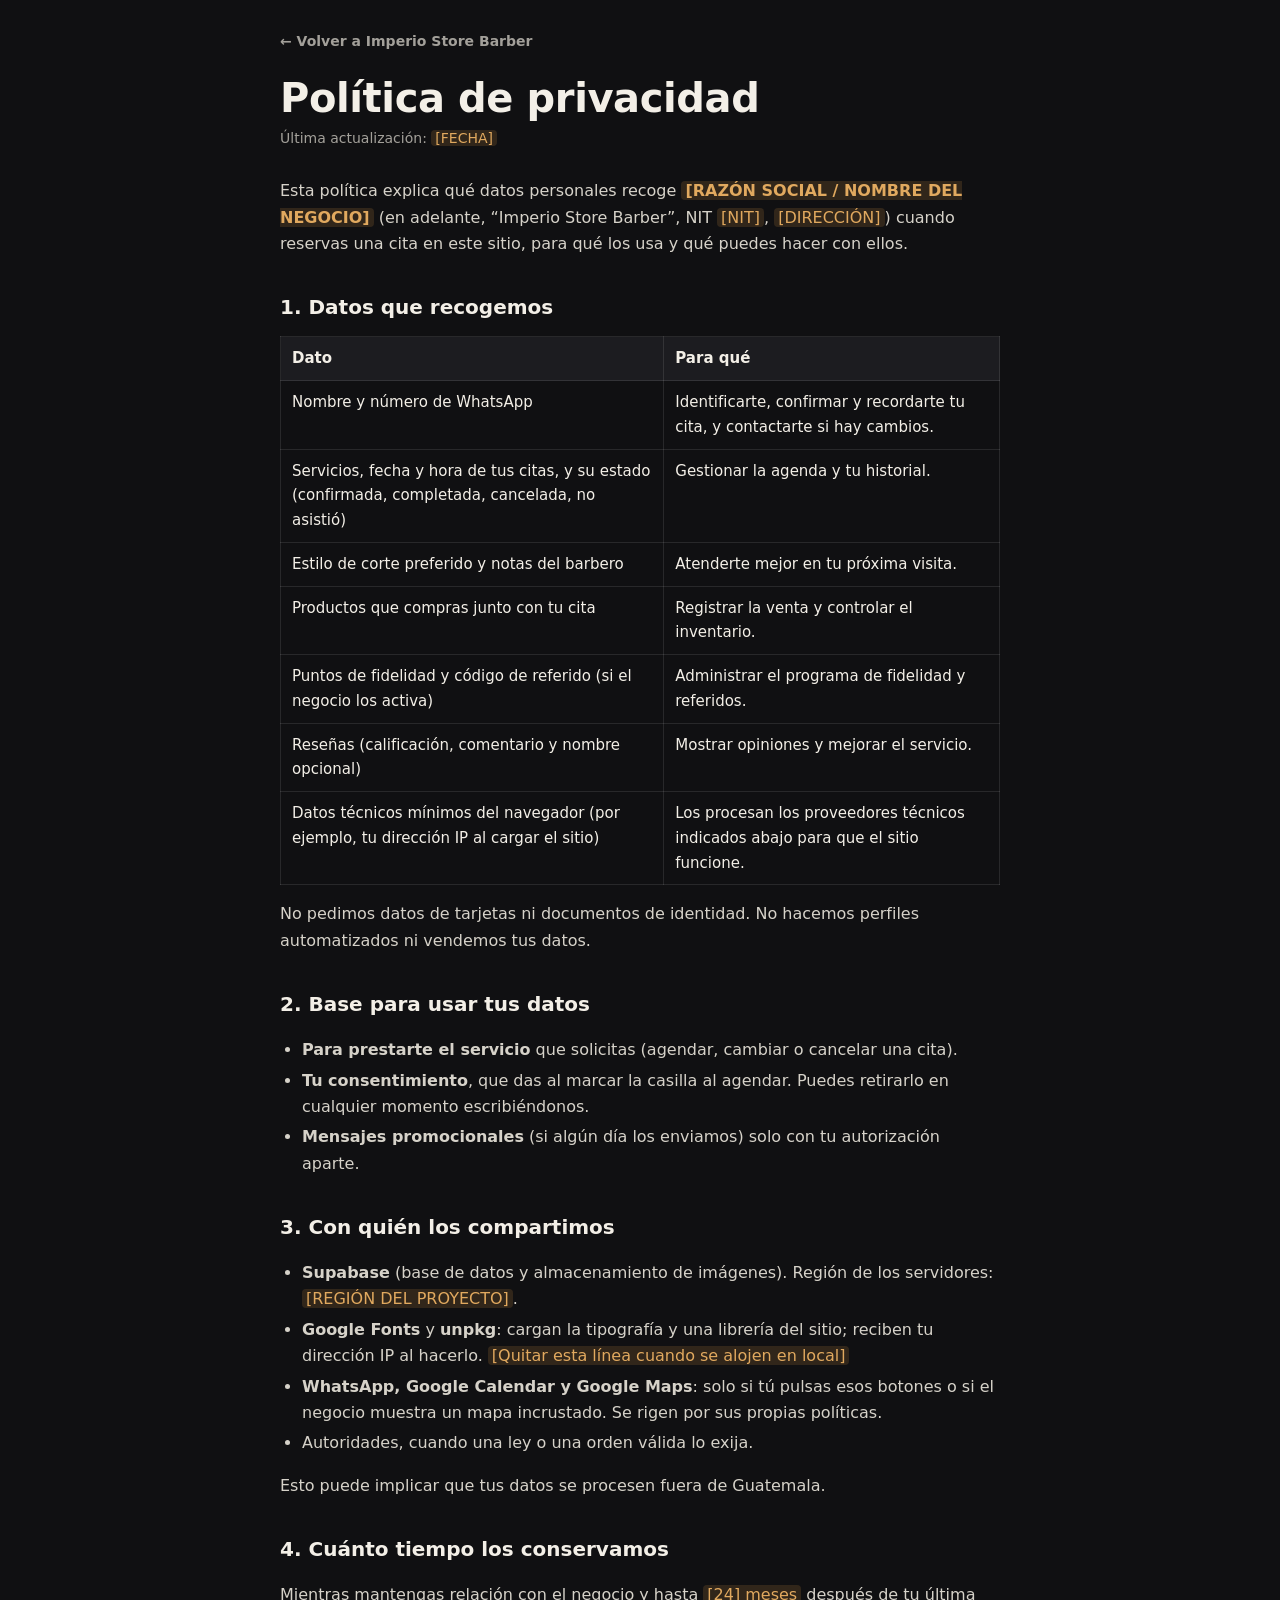
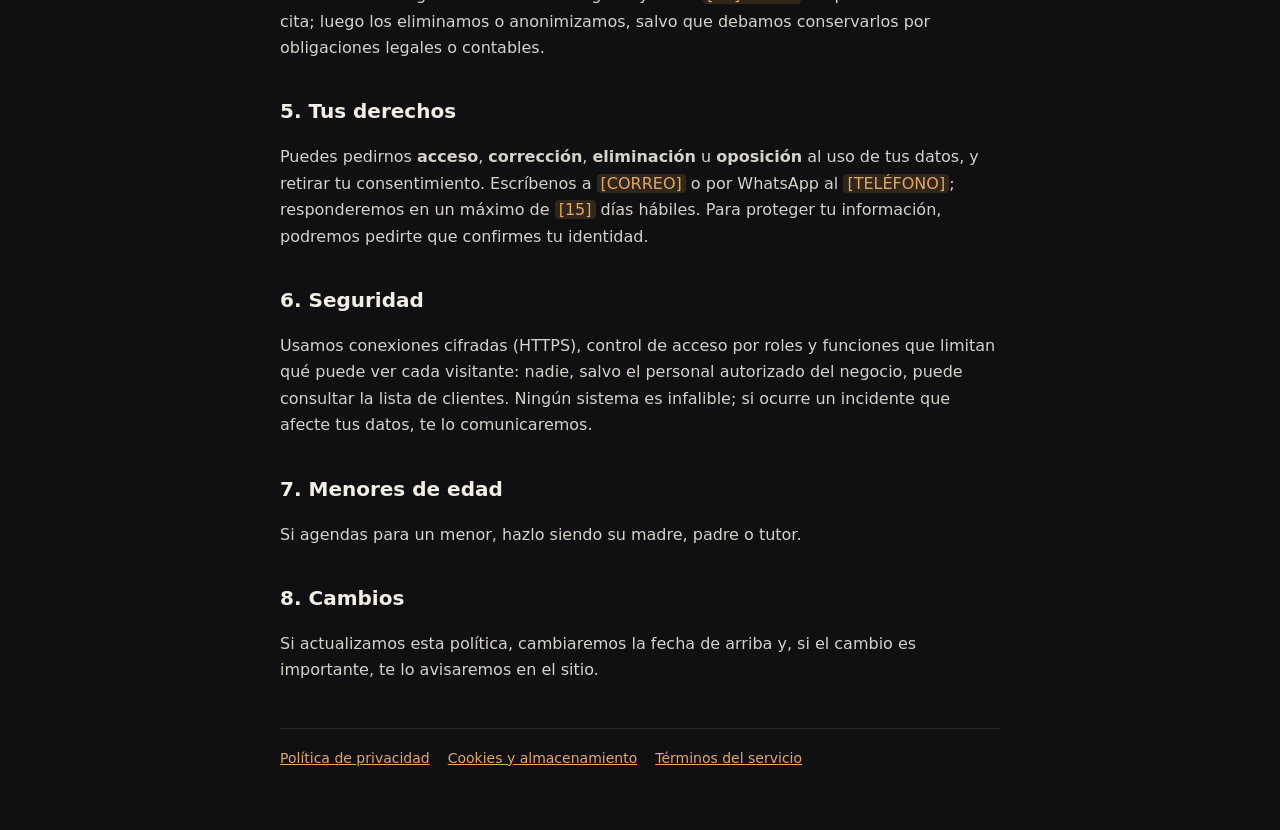
<file: privacidad.html>
<!DOCTYPE html>
<html lang="es">
<head>
<meta charset="UTF-8">
<meta name="viewport" content="width=device-width, initial-scale=1">
<title>Política de privacidad — Imperio Store Barber</title>
<meta name="robots" content="index,follow">
<meta name="theme-color" content="#101012">
<link rel="stylesheet" href="legal.css">
</head>
<body>
<!-- BORRADOR: los textos marcados con la clase "fill" deben completarse y todo el documento debe ser revisado por un abogado antes de publicarse. -->
<main>
<a class="back" href="index.html">← Volver a Imperio Store Barber</a>
<h1>Política de privacidad</h1>
<p class="upd">Última actualización: <span class="fill">[FECHA]</span></p>
<p>Esta política explica qué datos personales recoge <b><span class="fill">[RAZÓN SOCIAL / NOMBRE DEL NEGOCIO]</span></b> (en adelante, “Imperio Store Barber”, NIT <span class="fill">[NIT]</span>, <span class="fill">[DIRECCIÓN]</span>) cuando reservas una cita en este sitio, para qué los usa y qué puedes hacer con ellos.</p>

<h2>1. Datos que recogemos</h2>
<table>
<tr><th>Dato</th><th>Para qué</th></tr>
<tr><td>Nombre y número de WhatsApp</td><td>Identificarte, confirmar y recordarte tu cita, y contactarte si hay cambios.</td></tr>
<tr><td>Servicios, fecha y hora de tus citas, y su estado (confirmada, completada, cancelada, no asistió)</td><td>Gestionar la agenda y tu historial.</td></tr>
<tr><td>Estilo de corte preferido y notas del barbero</td><td>Atenderte mejor en tu próxima visita.</td></tr>
<tr><td>Productos que compras junto con tu cita</td><td>Registrar la venta y controlar el inventario.</td></tr>
<tr><td>Puntos de fidelidad y código de referido (si el negocio los activa)</td><td>Administrar el programa de fidelidad y referidos.</td></tr>
<tr><td>Reseñas (calificación, comentario y nombre opcional)</td><td>Mostrar opiniones y mejorar el servicio.</td></tr>
<tr><td>Datos técnicos mínimos del navegador (por ejemplo, tu dirección IP al cargar el sitio)</td><td>Los procesan los proveedores técnicos indicados abajo para que el sitio funcione.</td></tr>
</table>
<p>No pedimos datos de tarjetas ni documentos de identidad. No hacemos perfiles automatizados ni vendemos tus datos.</p>

<h2>2. Base para usar tus datos</h2>
<ul>
<li><b>Para prestarte el servicio</b> que solicitas (agendar, cambiar o cancelar una cita).</li>
<li><b>Tu consentimiento</b>, que das al marcar la casilla al agendar. Puedes retirarlo en cualquier momento escribiéndonos.</li>
<li><b>Mensajes promocionales</b> (si algún día los enviamos) solo con tu autorización aparte.</li>
</ul>

<h2>3. Con quién los compartimos</h2>
<ul>
<li><b>Supabase</b> (base de datos y almacenamiento de imágenes). Región de los servidores: <span class="fill">[REGIÓN DEL PROYECTO]</span>.</li>
<li><b>Google Fonts</b> y <b>unpkg</b>: cargan la tipografía y una librería del sitio; reciben tu dirección IP al hacerlo. <span class="fill">[Quitar esta línea cuando se alojen en local]</span></li>
<li><b>WhatsApp, Google Calendar y Google Maps</b>: solo si tú pulsas esos botones o si el negocio muestra un mapa incrustado. Se rigen por sus propias políticas.</li>
<li>Autoridades, cuando una ley o una orden válida lo exija.</li>
</ul>
<p>Esto puede implicar que tus datos se procesen fuera de Guatemala.</p>

<h2>4. Cuánto tiempo los conservamos</h2>
<p>Mientras mantengas relación con el negocio y hasta <span class="fill">[24] meses</span> después de tu última cita; luego los eliminamos o anonimizamos, salvo que debamos conservarlos por obligaciones legales o contables.</p>

<h2>5. Tus derechos</h2>
<p>Puedes pedirnos <b>acceso</b>, <b>corrección</b>, <b>eliminación</b> u <b>oposición</b> al uso de tus datos, y retirar tu consentimiento. Escríbenos a <span class="fill">[CORREO]</span> o por WhatsApp al <span class="fill">[TELÉFONO]</span>; responderemos en un máximo de <span class="fill">[15]</span> días hábiles. Para proteger tu información, podremos pedirte que confirmes tu identidad.</p>

<h2>6. Seguridad</h2>
<p>Usamos conexiones cifradas (HTTPS), control de acceso por roles y funciones que limitan qué puede ver cada visitante: nadie, salvo el personal autorizado del negocio, puede consultar la lista de clientes. Ningún sistema es infalible; si ocurre un incidente que afecte tus datos, te lo comunicaremos.</p>

<h2>7. Menores de edad</h2>
<p>Si agendas para un menor, hazlo siendo su madre, padre o tutor.</p>

<h2>8. Cambios</h2>
<p>Si actualizamos esta política, cambiaremos la fecha de arriba y, si el cambio es importante, te lo avisaremos en el sitio.</p>

<nav class="legal"><a href="privacidad.html">Política de privacidad</a><a href="cookies.html">Cookies y almacenamiento</a><a href="terminos.html">Términos del servicio</a></nav>
</main>
</body>
</html>
</file>
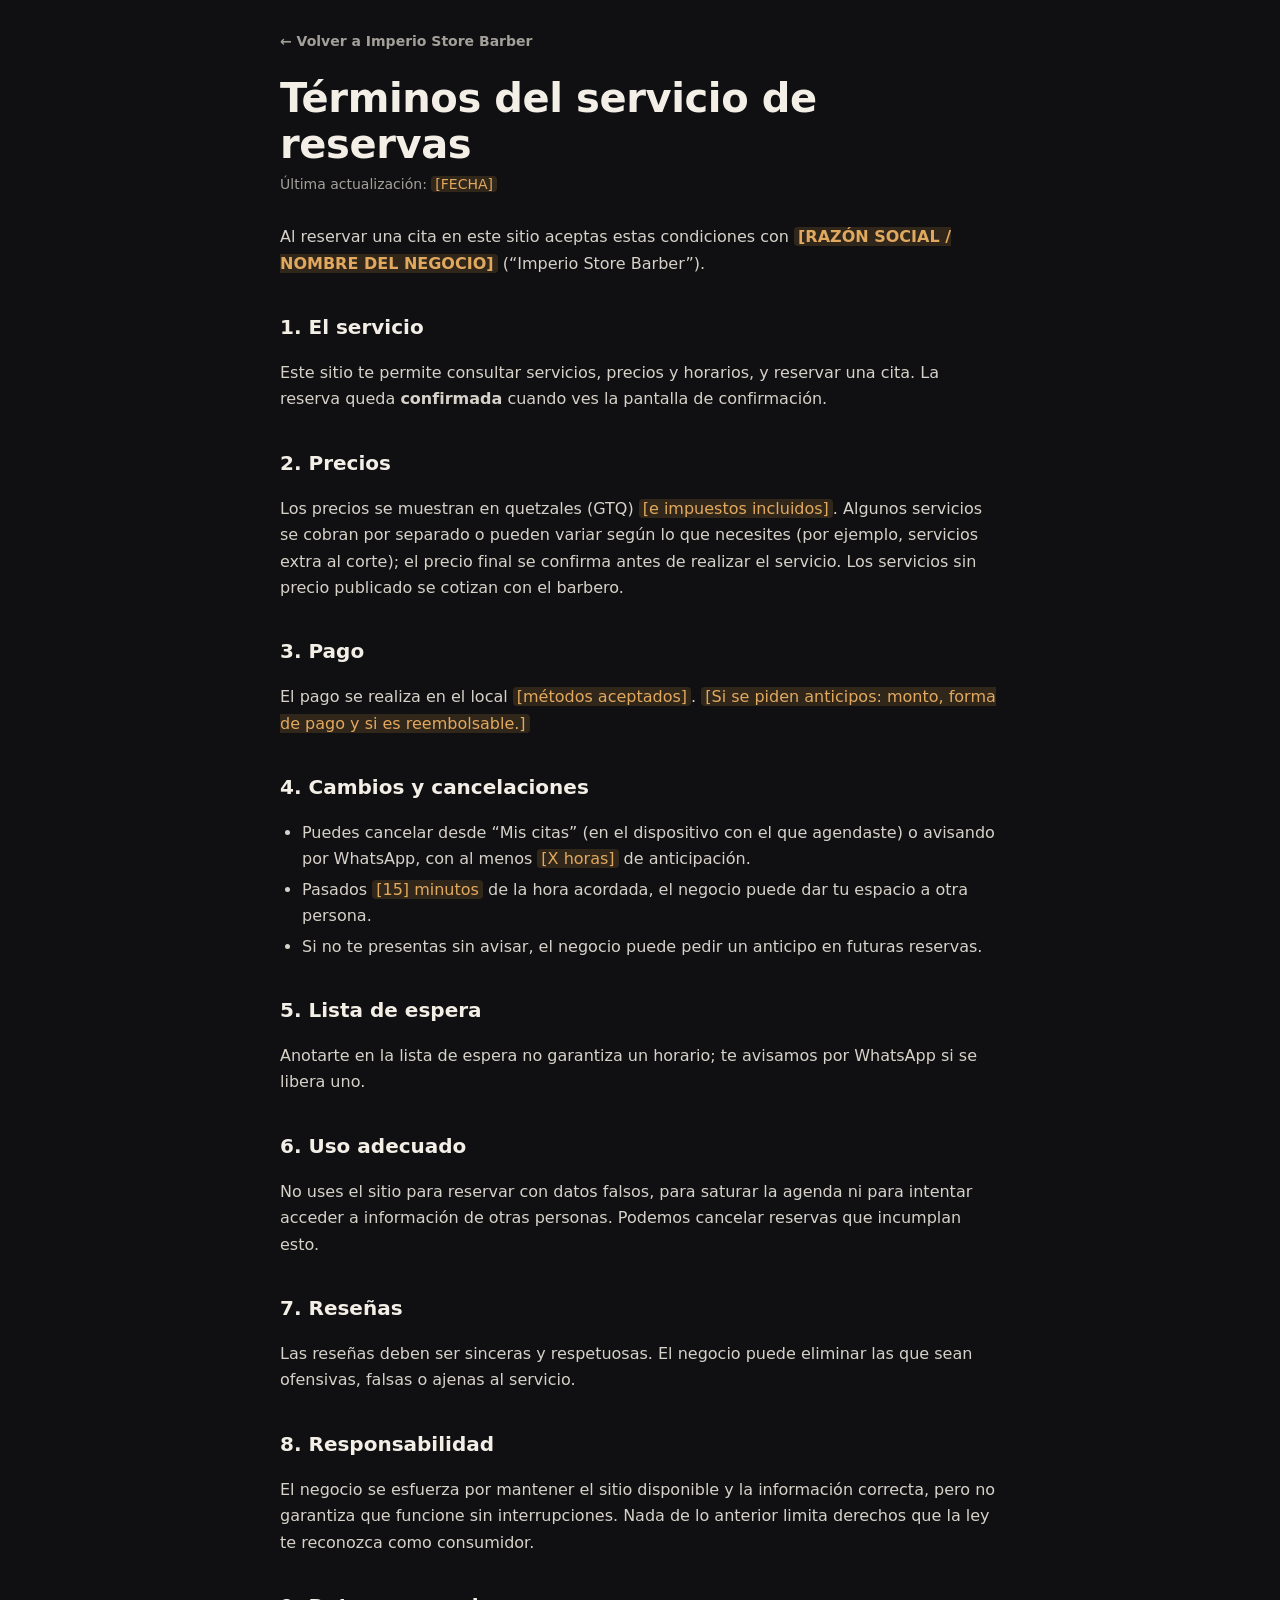
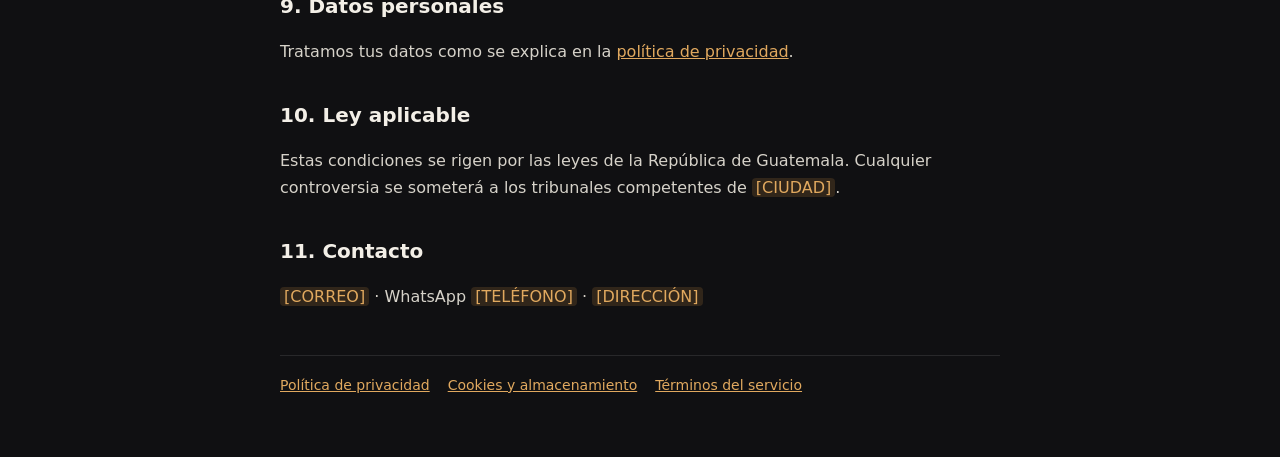
<file: terminos.html>
<!DOCTYPE html>
<html lang="es">
<head>
<meta charset="UTF-8">
<meta name="viewport" content="width=device-width, initial-scale=1">
<title>Términos del servicio — Imperio Store Barber</title>
<meta name="robots" content="index,follow">
<meta name="theme-color" content="#101012">
<link rel="stylesheet" href="legal.css">
</head>
<body>
<!-- BORRADOR: los textos marcados con la clase "fill" deben completarse y todo el documento debe ser revisado por un abogado antes de publicarse. -->
<main>
<a class="back" href="index.html">← Volver a Imperio Store Barber</a>
<h1>Términos del servicio de reservas</h1>
<p class="upd">Última actualización: <span class="fill">[FECHA]</span></p>
<p>Al reservar una cita en este sitio aceptas estas condiciones con <b><span class="fill">[RAZÓN SOCIAL / NOMBRE DEL NEGOCIO]</span></b> (“Imperio Store Barber”).</p>

<h2>1. El servicio</h2>
<p>Este sitio te permite consultar servicios, precios y horarios, y reservar una cita. La reserva queda <b>confirmada</b> cuando ves la pantalla de confirmación.</p>

<h2>2. Precios</h2>
<p>Los precios se muestran en quetzales (GTQ) <span class="fill">[e impuestos incluidos]</span>. Algunos servicios se cobran por separado o pueden variar según lo que necesites (por ejemplo, servicios extra al corte); el precio final se confirma antes de realizar el servicio. Los servicios sin precio publicado se cotizan con el barbero.</p>

<h2>3. Pago</h2>
<p>El pago se realiza en el local <span class="fill">[métodos aceptados]</span>. <span class="fill">[Si se piden anticipos: monto, forma de pago y si es reembolsable.]</span></p>

<h2>4. Cambios y cancelaciones</h2>
<ul>
<li>Puedes cancelar desde “Mis citas” (en el dispositivo con el que agendaste) o avisando por WhatsApp, con al menos <span class="fill">[X horas]</span> de anticipación.</li>
<li>Pasados <span class="fill">[15] minutos</span> de la hora acordada, el negocio puede dar tu espacio a otra persona.</li>
<li>Si no te presentas sin avisar, el negocio puede pedir un anticipo en futuras reservas.</li>
</ul>

<h2>5. Lista de espera</h2>
<p>Anotarte en la lista de espera no garantiza un horario; te avisamos por WhatsApp si se libera uno.</p>

<h2>6. Uso adecuado</h2>
<p>No uses el sitio para reservar con datos falsos, para saturar la agenda ni para intentar acceder a información de otras personas. Podemos cancelar reservas que incumplan esto.</p>

<h2>7. Reseñas</h2>
<p>Las reseñas deben ser sinceras y respetuosas. El negocio puede eliminar las que sean ofensivas, falsas o ajenas al servicio.</p>

<h2>8. Responsabilidad</h2>
<p>El negocio se esfuerza por mantener el sitio disponible y la información correcta, pero no garantiza que funcione sin interrupciones. Nada de lo anterior limita derechos que la ley te reconozca como consumidor.</p>

<h2>9. Datos personales</h2>
<p>Tratamos tus datos como se explica en la <a href="privacidad.html">política de privacidad</a>.</p>

<h2>10. Ley aplicable</h2>
<p>Estas condiciones se rigen por las leyes de la República de Guatemala. Cualquier controversia se someterá a los tribunales competentes de <span class="fill">[CIUDAD]</span>.</p>

<h2>11. Contacto</h2>
<p><span class="fill">[CORREO]</span> · WhatsApp <span class="fill">[TELÉFONO]</span> · <span class="fill">[DIRECCIÓN]</span></p>

<nav class="legal"><a href="privacidad.html">Política de privacidad</a><a href="cookies.html">Cookies y almacenamiento</a><a href="terminos.html">Términos del servicio</a></nav>
</main>
</body>
</html>
</file>
<file: legal.css>
:root{--bg:#101012;--card:#1c1c20;--cream:#f3efe7;--text-2:#a3a09a;--line:rgba(255,255,255,.1);--copper:#c98a3e;--copper-2:#e1a95f}
*{box-sizing:border-box}
body{margin:0;background:var(--bg);color:var(--cream);font:16px/1.65 system-ui,-apple-system,"Segoe UI",Roboto,sans-serif;-webkit-font-smoothing:antialiased}
main{max-width:760px;margin:0 auto;padding:28px 20px calc(60px + env(safe-area-inset-bottom,0px))}
a{color:var(--copper-2)}
.back{display:inline-block;margin-bottom:22px;text-decoration:none;font-weight:600;font-size:14px;color:var(--text-2)}
.back:hover{color:var(--cream)}
h1{font-size:clamp(28px,6vw,40px);line-height:1.15;margin:0 0 6px;letter-spacing:-.01em}
.upd{color:var(--text-2);font-size:14px;margin:0 0 28px}
h2{font-size:20px;margin:34px 0 8px;color:var(--cream)}
p,li{color:#d6d2c9}
ul{padding-left:22px}
li{margin:4px 0}
table{width:100%;border-collapse:collapse;margin:12px 0;font-size:15px}
th,td{border:1px solid var(--line);padding:9px 11px;text-align:left;vertical-align:top}
th{background:var(--card);color:var(--cream)}
.fill{background:rgba(201,138,62,.18);border-radius:4px;padding:0 4px;color:var(--copper-2)}
nav.legal{margin-top:44px;padding-top:18px;border-top:1px solid var(--line);display:flex;gap:18px;flex-wrap:wrap;font-size:14px}
</file>
